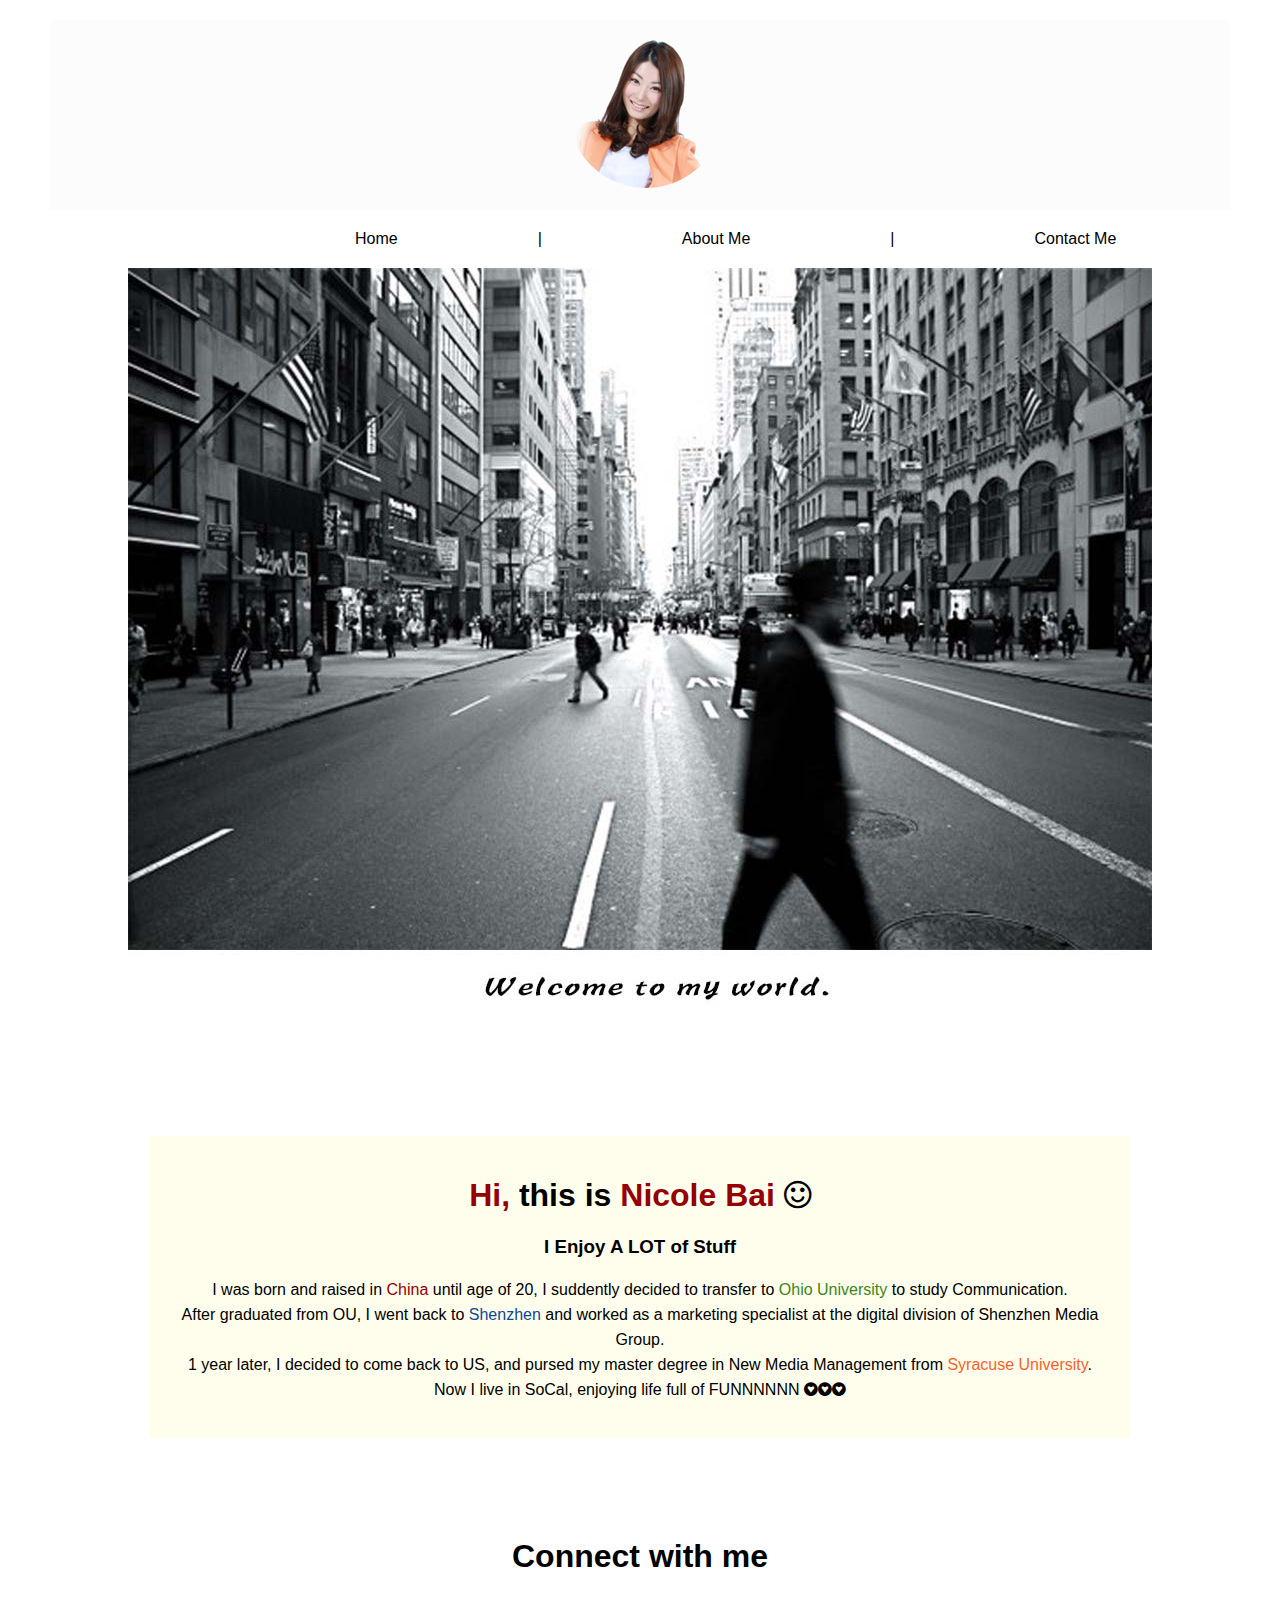
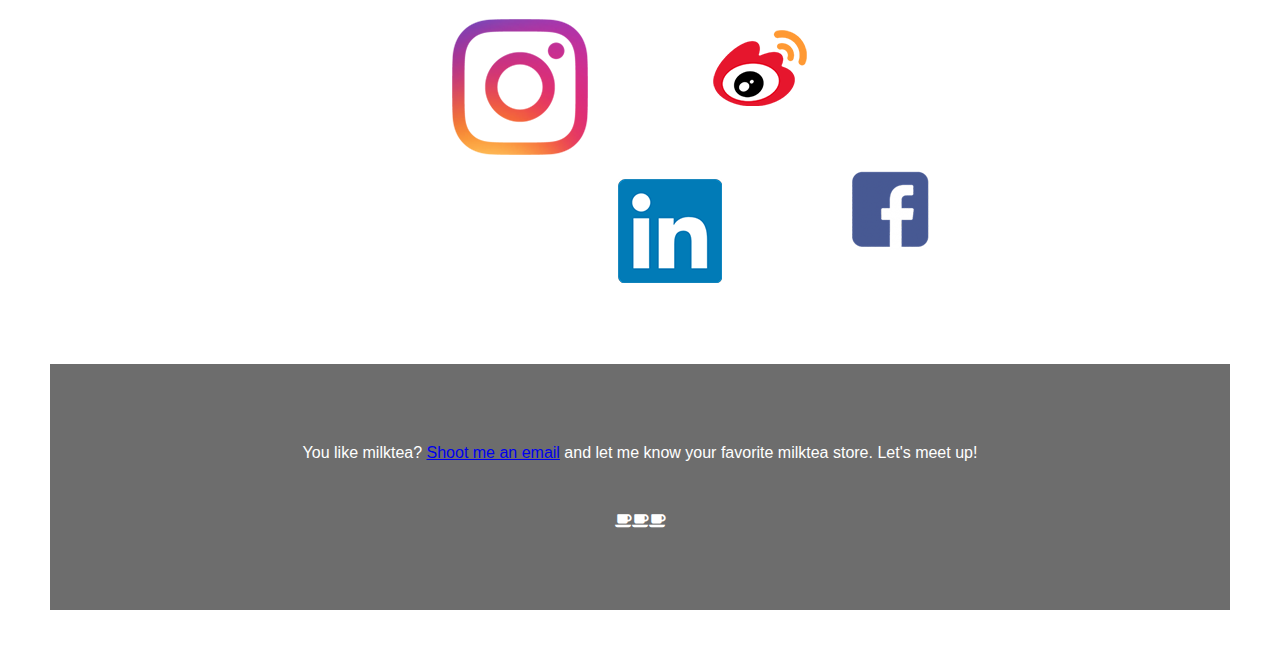
<file: Week1_Homework/index.html>
<!DOCTYPE html>
<html lang="en">
    <head>
        <meta charset="utf-8">
        <meta name="description" content="Your description goes here">
        <meta name="keywords" content="one, two, three">

        <title>Nicole Bai | About Me</title>
        
        <!-- Font Awesome -->
        <link rel="stylesheet" href="https://maxcdn.bootstrapcdn.com/font-awesome/4.7.0/css/font-awesome.min.css">

        <link rel="stylesheet" href="css/style.css">
    </head>

    <body>
        <!--HEADER-->
        <header><img id="header" src="image/touxiang.png" alt="my image"></header>
        <nav id="nav"> 
            <div class="nav">Home<a href="#header"></a></div>
            <div class="nav">|</div>
            <div class="nav">About Me<a href="#about"></a></div>
            <div class="nav">|</div>
            <div class="nav">Contact Me<a href="#socialmedia"></a></div>
        </nav>

        <!--BANNER-->
        <div><img id="banner" src="image/bg1.jpg"></div>

        <!--INTRO-->
        <div id="about">
            <h1><span class="red">Hi,</span> this is <span class="red">Nicole Bai </span><i class="fa fa-smile-o"></i></h1>
            <h3>I Enjoy A LOT of Stuff</h3>
            <p>
                I was born and raised in <span class="red">China</span> until age of 20, I suddently decided to transfer to <span class="green">Ohio University</span> to study Communication. </br>
                After graduated from OU, I went back to <span class="blue">Shenzhen</span> and worked as a marketing specialist at the digital division of Shenzhen Media Group.</br> 
                1 year later, I decided to come back to US, and pursed my master degree in New Media Management from <span class="orange">Syracuse University</span>.</br> 
                Now I live in SoCal, enjoying life full of FUNNNNNN  <i class="fa fa-gratipay "></i><i class="fa fa-gratipay "></i><i class="fa fa-gratipay "></i></br>
            </p>
        </div>

        <!--SOCIAL MEDIA-->
        <div id="socialmedia">
            <h1>Connect with me</h1>
            <a class="logo1" href="https://www.instagram.com/nicole_bai/"><img src="image/instagram.png"></a>
            <a class="logo2" href="http://weibo.com/p/1005051704603033/home"><img src="image/weibo.png"></a>
            <div class="clear"></div>
            <a class="logo3" href="https://www.facebook.com/nicole.bai"><img src="image/facebook.png"></a>
            <a class="logo4" href="https://www.linkedin.com/in/nicole-bai-36216a2a/"><img src="image/linkedin.png"></a>
            <div class="clear"></div>
        </div>

        <!--FOOTER-->
        <footer>
            <div class="footer1">
                You like milktea? <a href="mailto:nicolebai16@gmail.com">Shoot me an email</a> and let me know your favorite milktea store. Let's meet up!
            </div>
            <div class="footer2">
                <i class="fa fa-coffee" aria-hidden="true"></i><i class="fa fa-coffee" aria-hidden="true"></i><i class="fa fa-coffee" aria-hidden="true"></i>
            </div>
        </footer>

    </body>
</html>
</file>
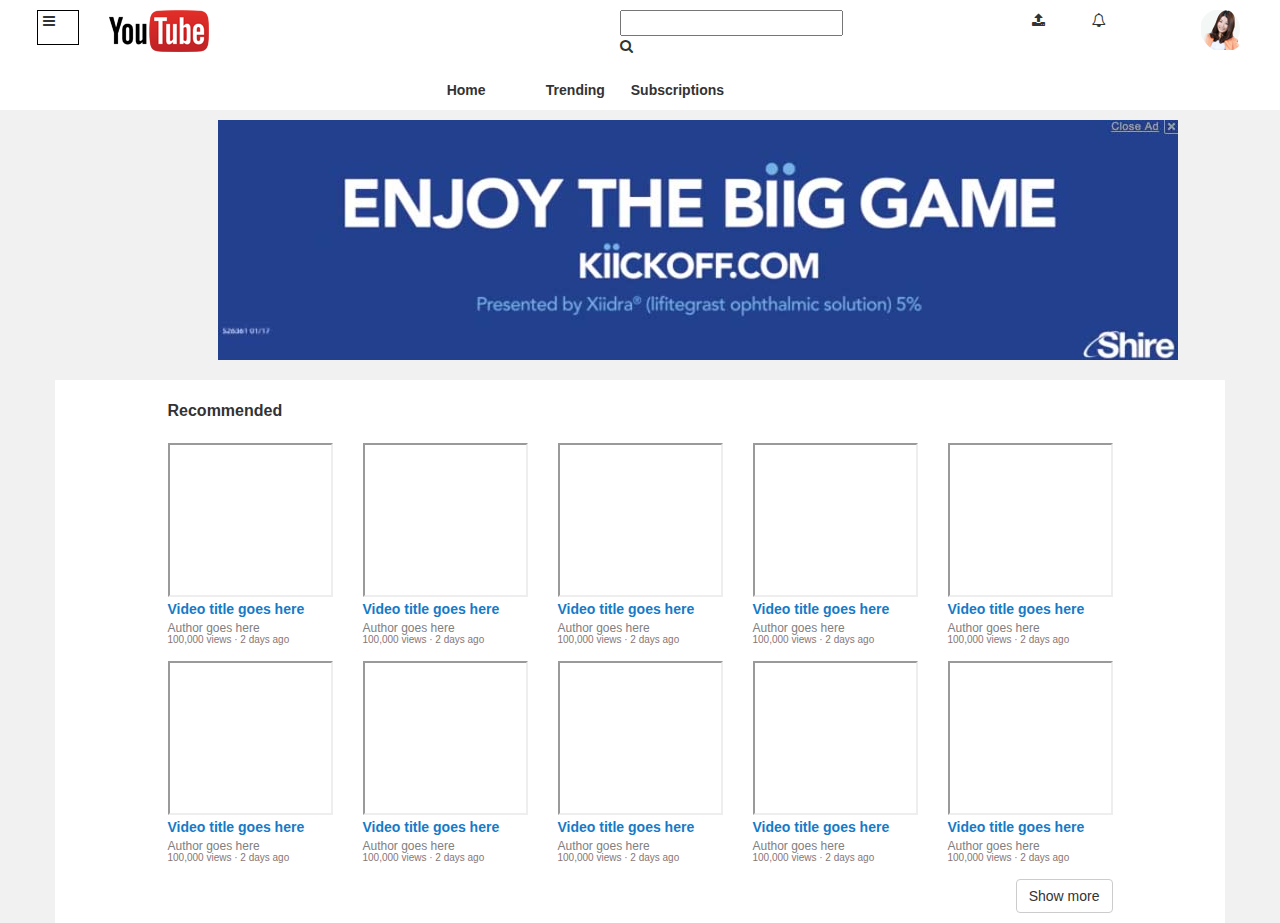
<file: week2_homework/index.html>
<!DOCTYPE html>
<html>
    <head>
        <link rel="stylesheet" href="./css/style.css">
        <link rel="stylesheet" href="https://maxcdn.bootstrapcdn.com/bootstrap/3.3.7/css/bootstrap.min.css">
        <link rel="stylesheet" href="https://maxcdn.bootstrapcdn.com/font-awesome/4.7.0/css/font-awesome.min.css"> 
    </head>
    <body>
            <div id="header" class="container-full">
                <div class="row">
                    <div class="col-xs-1">
                        <div id="navbar" class="pull-right">
                            <i class="fa fa-bars" aria-hidden="true"></i>
                        </div>
                    </div>
                    <div class="col-xs-1">
                        <img src="image/youtube.png"/>
                    </div>
                    <div class="col-xs-6">
                        <!--I tried .search and #search input {width:100%}, didn't work-->
                        <div id="search" class="search pull-right">
                            <input type="text"/>
                            <i class="fa fa-search" aria-hidden="true"></i>
                        </div>
                    </div>
                    <div class="col-xs-2">
                        <div class="upload pull-right">
                            <i class="fa fa-upload" aria-hidden="true"></i>
                        </div>
                    </div>
                    <div class="col-xs-1">
                        <i class="fa fa-bell-o" aria-hidden="true"></i>
                    </div>
                    <div class="col-xs-1">
                        <img src="image/myaccount.png"/>
                    </div>
                </div>
            </div>

            <!--Coudn't center the 3 nav elements-->
            <div id="navi" class="container-full">
                <div class="row navi1">
                    <div class="col-xs-1 col-xs-offset-4">
                        <div class="nav left">Home</div>
                    </div>
                    <div class="col-xs-1">
                        <div class="nav center">Trending</div>
                    </div>
                    <div class="col-xs-1">
                        <div class="nav right">Subscriptions</div>
                    </div>
                    <div class="clear"></div>
                </div>
            </div>

            <div id="body" class="container-full">
                <div class="row">
                    <div class="col-xs-8 col-xs-offset-2">
                        <img class="featured-banner" src="image/banner.jpg">
                    </div>
                </div>
                <!--Here I tried to center 5 videos within the container, but I couldn't get it close to the edge-->
                <div class="container">
                    <div class="row">
                        <div class="col-xs-10 col-xs-offset-1">
                            <p class="container-title">Recommended</p>
                        </div>
                    </div>
                    <div class="row">
                        <div class="col-xs-2 col-xs-offset-1">
                            <iframe width="100%" height="100%" src="https://www.youtube.com/embed/osOj0H5gWkk?list=PLVlxnH_UB7bBXExo4BVH7-sZHVNsqOSdt">
                            </iframe>                            
                            <p class="video-title">Video title goes here</p>
                            <p class="author">Author goes here</p>
                            <p class="views">100,000 views · 2 days ago</p>
                        </div>
                        <div class="col-xs-2">
                            <iframe width="100%" height="100%" src="https://www.youtube.com/embed/osOj0H5gWkk?list=PLVlxnH_UB7bBXExo4BVH7-sZHVNsqOSdt">
                            </iframe></br>
                            <p class="video-title">Video title goes here</p>
                            <p class="author">Author goes here</p>
                            <p class="views">100,000 views · 2 days ago</p>
                        </div>
                        <div class="col-xs-2">                            
                            <iframe width="100%" height="100%" src="https://www.youtube.com/embed/osOj0H5gWkk?list=PLVlxnH_UB7bBXExo4BVH7-sZHVNsqOSdt">
                            </iframe></br>
                            <p class="video-title">Video title goes here</p>
                            <p class="author">Author goes here</p>
                            <p class="views">100,000 views · 2 days ago</p>
                        </div>
                        <div class="col-xs-2">                            
                            <iframe width="100%" height="100%" src="https://www.youtube.com/embed/osOj0H5gWkk?list=PLVlxnH_UB7bBXExo4BVH7-sZHVNsqOSdt">
                            </iframe></br>
                            <p class="video-title">Video title goes here</p>
                            <p class="author">Author goes here</p>
                            <p class="views">100,000 views · 2 days ago</p>
                        </div>
                        <div class="col-xs-2">                            
                            <iframe width="100%" height="100%" src="https://www.youtube.com/embed/osOj0H5gWkk?list=PLVlxnH_UB7bBXExo4BVH7-sZHVNsqOSdt">
                            </iframe>
                            <p class="video-title">Video title goes here</p>
                            <p class="author">Author goes here</p>
                            <p class="views">100,000 views · 2 days ago</p>
                        </div>
                    </div>
                    <div class="row">
                        <div class="col-xs-2 col-xs-offset-1">
                            <iframe width="100%" height="100%" src="https://www.youtube.com/embed/c8CY8yPavtM?list=PLVlxnH_UB7bBXExo4BVH7-sZHVNsqOSdt">
                            </iframe>                            
                            <p class="video-title">Video title goes here</p>
                            <p class="author">Author goes here</p>
                            <p class="views">100,000 views · 2 days ago</p>
                        </div>
                        <div class="col-xs-2">                            
                            <iframe width="100%" height="100%" src="https://www.youtube.com/embed/c8CY8yPavtM?list=PLVlxnH_UB7bBXExo4BVH7-sZHVNsqOSdt">
                            </iframe>
                            <p class="video-title">Video title goes here</p>
                            <p class="author">Author goes here</p>
                            <p class="views">100,000 views · 2 days ago</p>
                        </div>
                        <div class="col-xs-2">                           
                            <iframe width="100%" height="100%" src="https://www.youtube.com/embed/c8CY8yPavtM?list=PLVlxnH_UB7bBXExo4BVH7-sZHVNsqOSdt">
                            </iframe>                            
                            <p class="video-title">Video title goes here</p>
                            <p class="author">Author goes here</p>
                            <p class="views">100,000 views · 2 days ago</p>
                        </div>
                        <div class="col-xs-2">                            
                            <iframe width="100%" height="100%" src="https://www.youtube.com/embed/c8CY8yPavtM?list=PLVlxnH_UB7bBXExo4BVH7-sZHVNsqOSdt">
                            </iframe>                            
                            <p class="video-title">Video title goes here</p>
                            <p class="author">Author goes here</p>
                            <p class="views">100,000 views · 2 days ago</p>
                        </div>
                        <div class="col-xs-2">                            
                            <iframe width="100%" height="100%" src="https://www.youtube.com/embed/c8CY8yPavtM?list=PLVlxnH_UB7bBXExo4BVH7-sZHVNsqOSdt">
                            </iframe>                            
                            <p class="video-title">Video title goes here</p>
                            <p class="author">Author goes here</p>
                            <p class="views">100,000 views · 2 days ago</p>
                        </div>
                    </div>
                    <div class="row">
                        <div class="col-xs-10 col-xs-offset-1">
                            <button type="button" class="btn btn-default pull-right">Show more</button>
                        </div>
                    </div>
                </div>
            </div>
    </body>
</html>
</file>
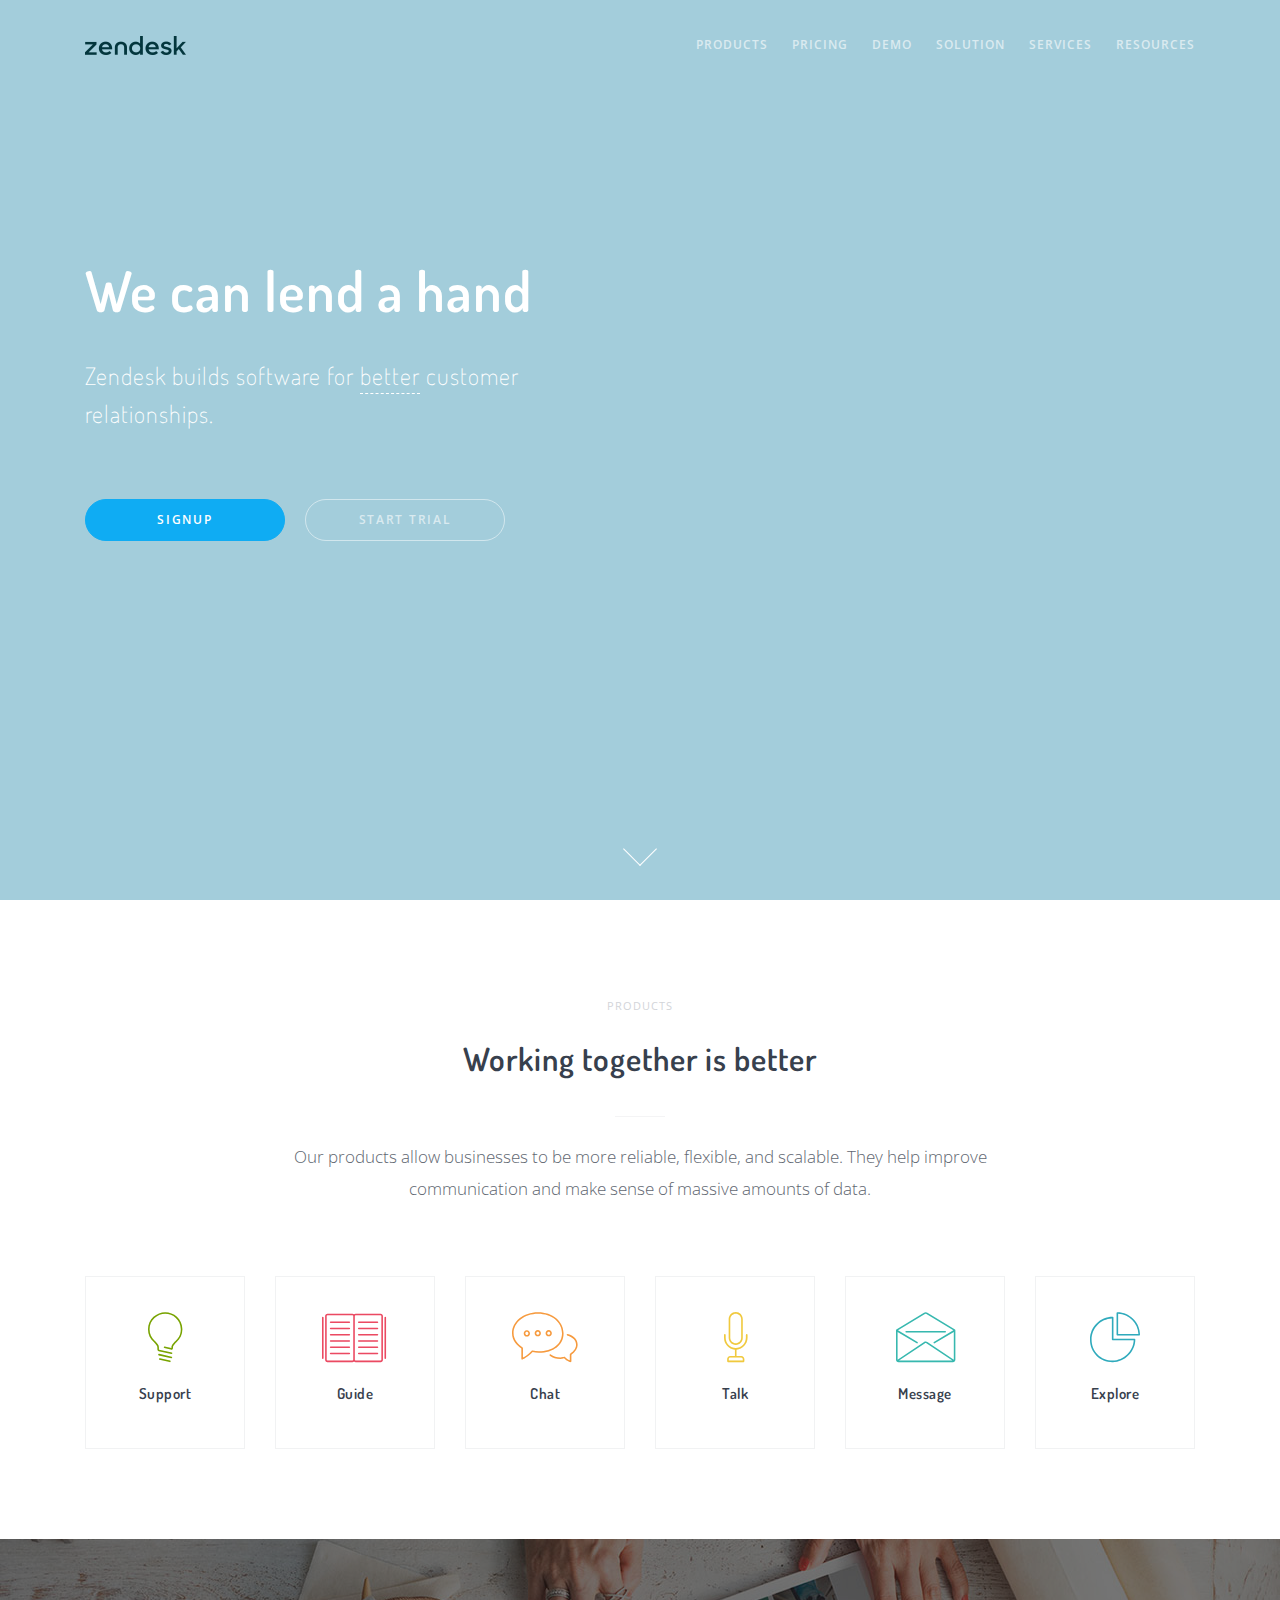
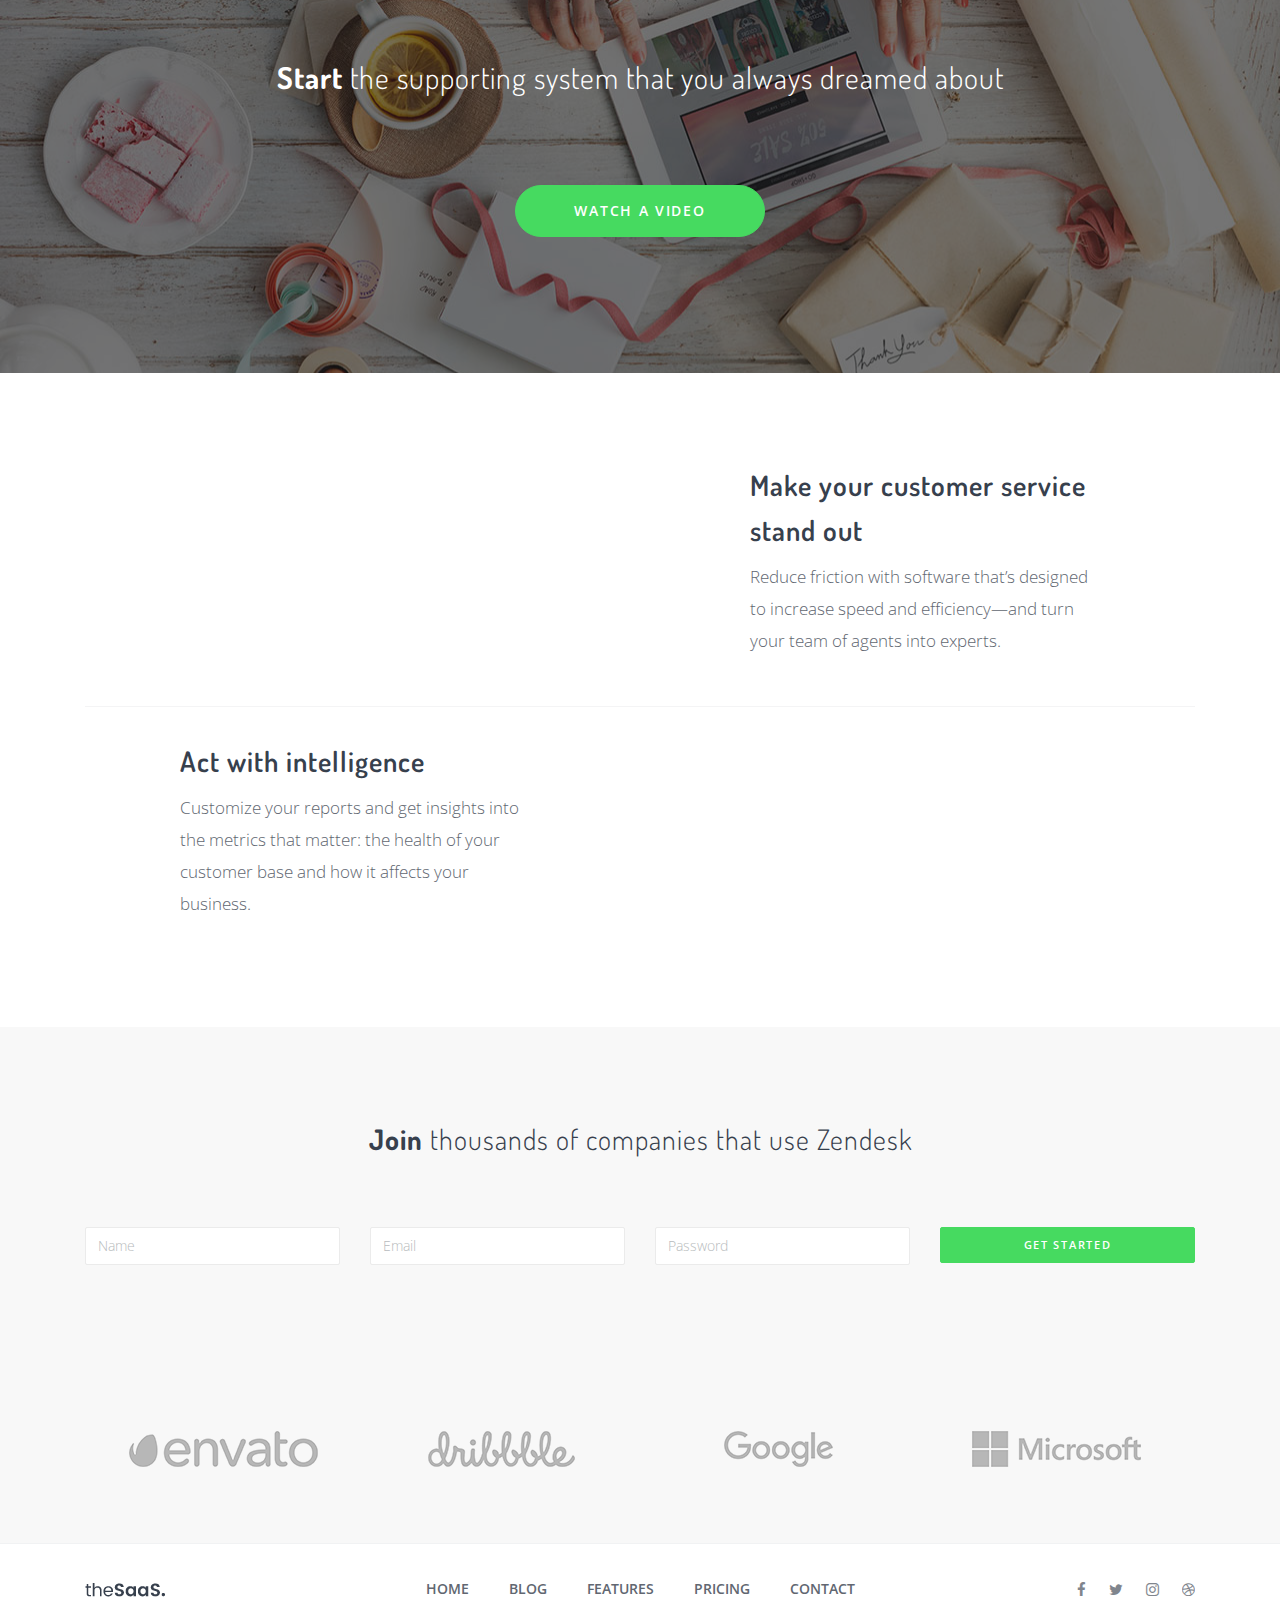
<file: Week8_homework/footer-helpCenter.html>
<!DOCTYPE html>
<html lang="en">
  <head>
    <meta charset="utf-8">
    <meta name="viewport" content="width=device-width, initial-scale=1, shrink-to-fit=no">
    <meta name="description" content="">
    <meta name="keywords" content="">

    <title>Zendesk | Customer Service Software &amp; Support Ticket System</title>

    <!-- Styles -->
    <link href="assets/css/core.min.css" rel="stylesheet">
    <link href="assets/css/thesaas.min.css" rel="stylesheet">
    <link href="assets/css/style.css" rel="stylesheet">

    <!-- Favicons -->
    <link rel="apple-touch-icon" href="assets/img/apple-touch-icon.png">
    <link rel="icon" href="assets/img/favicon.png">
  </head>

  <body>


    <!-- Topbar -->
    <nav class="topbar topbar-inverse topbar-expand-sm topbar-sticky">
      <div class="container">
        
        <div class="topbar-left">
          <button class="topbar-toggler">&#9776;</button>
          <a class="topbar-brand" href="index.html">
            <img class="logo-default" src="assets/img/demo/zendesk/logo.png" alt="logo">
            <img class="logo-inverse" src="assets/img/demo/zendesk/logo.png" alt="logo">
          </a>
        </div>


        <div class="topbar-right">
          <ul class="topbar-nav nav">
            <li class="nav-item"><a class="nav-link" href="#">Products</a></li>
            <li class="nav-item"><a class="nav-link" href="#">Pricing</a></li>
            <li class="nav-item"><a class="nav-link" href="#">Demo</a></li>
            <li class="nav-item"><a class="nav-link" href="#">Solution</a></li>
            <li class="nav-item"><a class="nav-link" href="#">Services</a></li>
            <li class="nav-item"><a class="nav-link" href="#">Resources</a></li>
          </ul>
        </div>

      </div>
    </nav>
    <!-- END Topbar -->




    <!-- Header -->
    <header class="header header-inverse h-fullscreen pb-30 bg-fixed" style="background-image: url(assets/img/demo/zendesk/header.jpg);" data-overlay="1">
      <div class="container">

        <div class="row h-full">
          <div class="col-12 col-lg-6 align-self-center">

            <h1 class="display-4">We can lend a hand</h1>
            <br>
            <h4 class="fw-200">Zendesk builds software for <span class="mark-border">better</span> customer relationships.</h4>

            <br><br>

            <a class="btn btn-lg btn-round w-200 btn-primary mr-16" href="#" data-scrollto="section-intro">Signup</a>
            <a class="btn btn-lg btn-round btn-outline w-200 btn-white hidden-sm-down" href="#" data-scrollto="section-intro">Start trial</a>

          </div>

          <div class="col-12 align-self-end text-center">
            <a class="scroll-down-1 scroll-down-inverse" href="#" data-scrollto="section-intro"><span></span></a>
          </div>

        </div>

      </div>
    </header>
    <!-- END Header -->




    <!-- Main container -->
    <main class="main-content">





      <!--
      |‒‒‒‒‒‒‒‒‒‒‒‒‒‒‒‒‒‒‒‒‒‒‒‒‒‒‒‒‒‒‒‒‒‒‒‒‒‒‒‒‒‒‒‒‒‒‒‒‒‒‒‒‒‒‒‒‒‒‒‒‒‒‒‒‒‒‒‒‒‒‒‒‒‒
      | Products
      |‒‒‒‒‒‒‒‒‒‒‒‒‒‒‒‒‒‒‒‒‒‒‒‒‒‒‒‒‒‒‒‒‒‒‒‒‒‒‒‒‒‒‒‒‒‒‒‒‒‒‒‒‒‒‒‒‒‒‒‒‒‒‒‒‒‒‒‒‒‒‒‒‒‒
      !-->
      <section class="section">
        <div class="container">
          <header class="section-header">
            <small>Products</small>
            <h2>Working together is better</h2>
            <hr>
            <p class="lead">Our products allow businesses to be more reliable, flexible, and scalable. They help improve communication and make sense of massive amounts of data.</p>  
          </header>


          <div class="row gap-y">

            <div class="col-6 col-md-4 col-xl-2">
              <div class="card card-bordered card-hover-shadow text-center">
                <a class="card-block" href="#">
                  <p style="color: #78a300"><i class="icon-lightbulb fs-50"></i></p>
                  <h5 class="card-title">Support</h5>
                </a>
              </div>
            </div>


            <div class="col-6 col-md-4 col-xl-2">
              <div class="card card-bordered card-hover-shadow text-center">
                <a class="card-block" href="#">
                  <p style="color: #eb4a62"><i class="icon-book-open fs-50"></i></p>
                  <h5 class="card-title">Guide</h5>
                </a>
              </div>
            </div>


            <div class="col-6 col-md-4 col-xl-2">
              <div class="card card-bordered card-hover-shadow text-center">
                <a class="card-block" href="#">
                  <p style="color: #f69a3e"><i class="icon-chat fs-50"></i></p>
                  <h5 class="card-title">Chat</h5>
                </a>
              </div>
            </div>


            <div class="col-6 col-md-4 col-xl-2">
              <div class="card card-bordered card-hover-shadow text-center">
                <a class="card-block" href="#">
                  <p style="color: #f0c93e"><i class="icon-mic fs-50"></i></p>
                  <h5 class="card-title">Talk</h5>
                </a>
              </div>
            </div>


            <div class="col-6 col-md-4 col-xl-2">
              <div class="card card-bordered card-hover-shadow text-center">
                <a class="card-block" href="#">
                  <p style="color: #37b8af"><i class="icon-envelope fs-50"></i></p>
                  <h5 class="card-title">Message</h5>
                </a>
              </div>
            </div>


            <div class="col-6 col-md-4 col-xl-2">
              <div class="card card-bordered card-hover-shadow text-center">
                <a class="card-block" href="#">
                  <p style="color: #2faabc"><i class="icon-piechart fs-50"></i></p>
                  <h5 class="card-title">Explore</h5>
                </a>
              </div>
            </div>

          </div>

        </div>
      </section>




      <!--
      |‒‒‒‒‒‒‒‒‒‒‒‒‒‒‒‒‒‒‒‒‒‒‒‒‒‒‒‒‒‒‒‒‒‒‒‒‒‒‒‒‒‒‒‒‒‒‒‒‒‒‒‒‒‒‒‒‒‒‒‒‒‒‒‒‒‒‒‒‒‒‒‒‒‒
      | Watch a wideo
      |‒‒‒‒‒‒‒‒‒‒‒‒‒‒‒‒‒‒‒‒‒‒‒‒‒‒‒‒‒‒‒‒‒‒‒‒‒‒‒‒‒‒‒‒‒‒‒‒‒‒‒‒‒‒‒‒‒‒‒‒‒‒‒‒‒‒‒‒‒‒‒‒‒‒
      !-->
      <section class="section text-center py-120" style="background-image: url(assets/img/bg-gift.jpg)" data-overlay="6">
        <div class="container">
          <h5 class="fs-30 text-white fw-300 mb-90"><strong>Start</strong> the supporting system that you always dreamed about</h5>
          <p><a class="btn btn-xl btn-round btn-success w-250" href="https://www.youtube.com/watch?v=ah4pcPbRi2M" data-provide="lightbox">Watch a video</a></p>
        </div>
      </section>





      <!--
      |‒‒‒‒‒‒‒‒‒‒‒‒‒‒‒‒‒‒‒‒‒‒‒‒‒‒‒‒‒‒‒‒‒‒‒‒‒‒‒‒‒‒‒‒‒‒‒‒‒‒‒‒‒‒‒‒‒‒‒‒‒‒‒‒‒‒‒‒‒‒‒‒‒‒
      | Feature
      |‒‒‒‒‒‒‒‒‒‒‒‒‒‒‒‒‒‒‒‒‒‒‒‒‒‒‒‒‒‒‒‒‒‒‒‒‒‒‒‒‒‒‒‒‒‒‒‒‒‒‒‒‒‒‒‒‒‒‒‒‒‒‒‒‒‒‒‒‒‒‒‒‒‒
      !-->
      <section class="section">
        <div class="container">
          
          <div class="row gap-y align-items-center">
            <div class="col-12 offset-lg-1 col-lg-5 text-center">
              <video class="w-300" autoplay loop>
                <source src="//d1eipm3vz40hy0.cloudfront.net/images/p-home/Heart.webm" type="video/webm">
                <source src="//d1eipm3vz40hy0.cloudfront.net/images/p-home/Heart.mp4" type="video/mp4">
                <source src="//d1eipm3vz40hy0.cloudfront.net/images/p-home/Heart.ogv" type="video/ogg">
              </video>
            </div>

            <div class="col-12 offset-lg-1 col-lg-4 text-center text-lg-left">
              <h3>Make your customer service stand out</h3>
              <p class="lead">Reduce friction with software that’s designed to increase speed and efficiency—and turn your team of agents into experts.</p>
            </div>
          </div>

          <hr>

          <div class="row gap-y align-items-center">
            <div class="col-12 offset-lg-1 col-lg-4 text-center text-lg-left">
              <h3>Act with intelligence</h3>
              <p class="lead">Customize your reports and get insights into the metrics that matter: the health of your customer base and how it affects your business.</p>
            </div>

            <div class="col-12 offset-lg-2 col-lg-5 text-center">
              <video class="w-300" autoplay loop>
                <source src="//d1eipm3vz40hy0.cloudfront.net/images/p-home/ExploreTower.webm" type="video/webm">
                <source src="//d1eipm3vz40hy0.cloudfront.net/images/p-home/ExploreTower.mp4" type="video/mp4">
                <source src="//d1eipm3vz40hy0.cloudfront.net/images/p-home/ExploreTower.ogv" type="video/ogg">
              </video>
            </div>

          </div>

        </div>
      </section>




      <!--
      |‒‒‒‒‒‒‒‒‒‒‒‒‒‒‒‒‒‒‒‒‒‒‒‒‒‒‒‒‒‒‒‒‒‒‒‒‒‒‒‒‒‒‒‒‒‒‒‒‒‒‒‒‒‒‒‒‒‒‒‒‒‒‒‒‒‒‒‒‒‒‒‒‒‒
      | Signup
      |‒‒‒‒‒‒‒‒‒‒‒‒‒‒‒‒‒‒‒‒‒‒‒‒‒‒‒‒‒‒‒‒‒‒‒‒‒‒‒‒‒‒‒‒‒‒‒‒‒‒‒‒‒‒‒‒‒‒‒‒‒‒‒‒‒‒‒‒‒‒‒‒‒‒
      !-->
      <section class="section bg-gray">
        <div class="container">
          
          <h3 class="text-center fw-300"><strong>Join</strong> thousands of companies that use Zendesk</h3>
          <br><br>

          <form class="row gap-y">
            <div class="col-12 col-md-6 col-lg-3">
              <input type="text" class="form-control" placeholder="Name">
            </div>

            <div class="col-12 col-md-6 col-lg-3">
              <input type="text" class="form-control" placeholder="Email">
            </div>

            <div class="col-12 col-md-6 col-lg-3">
              <input type="password" class="form-control" placeholder="Password">
            </div>

            <div class="col-12 col-md-6 col-lg-3">
              <button class="btn btn-block btn-success">Get Started</button>
            </div>
          </form>

        </div>

      </section>




      <!--
      |‒‒‒‒‒‒‒‒‒‒‒‒‒‒‒‒‒‒‒‒‒‒‒‒‒‒‒‒‒‒‒‒‒‒‒‒‒‒‒‒‒‒‒‒‒‒‒‒‒‒‒‒‒‒‒‒‒‒‒‒‒‒‒‒‒‒‒‒‒‒‒‒‒‒
      | Partners
      |‒‒‒‒‒‒‒‒‒‒‒‒‒‒‒‒‒‒‒‒‒‒‒‒‒‒‒‒‒‒‒‒‒‒‒‒‒‒‒‒‒‒‒‒‒‒‒‒‒‒‒‒‒‒‒‒‒‒‒‒‒‒‒‒‒‒‒‒‒‒‒‒‒‒
      !-->
      <section class="section bg-gray py-40">
        <div class="container">

          <div class="swiper-container partner" data-autoplay="1000" data-slides-per-view="4">
            <div class="swiper-wrapper pb-0">
              <div class="swiper-slide"><img src="assets/img/partner-1.png" alt="..."></div>
              <div class="swiper-slide"><img src="assets/img/partner-2.png" alt="..."></div>
              <div class="swiper-slide"><img src="assets/img/partner-3.png" alt="..."></div>
              <div class="swiper-slide"><img src="assets/img/partner-4.png" alt="..."></div>
              <div class="swiper-slide"><img src="assets/img/partner-5.png" alt="..."></div>
              <div class="swiper-slide"><img src="assets/img/partner-6.png" alt="..."></div>
              <div class="swiper-slide"><img src="assets/img/partner-7.png" alt="..."></div>
            </div>
          </div>

        </div>
      </section>




    </main>
    <!-- END Main container -->






    <!-- Footer -->
    <footer class="site-footer">
      <div class="container">
        <div class="row gap-y align-items-center">
          <div class="col-12 col-lg-3">
            <p class="text-center text-lg-left">
              <a href="index.html"><img src="assets/img/logo.png" alt="logo"></a>
            </p>
          </div>

          <div class="col-12 col-lg-6">
            <ul class="nav nav-primary nav-hero">
              <li class="nav-item">
                <a class="nav-link" href="index.html">Home</a>
              </li>
              <li class="nav-item">
                <a class="nav-link" href="blog.html">Blog</a>
              </li>
              <li class="nav-item">
                <a class="nav-link" href="block-feature.html">Features</a>
              </li>
              <li class="nav-item hidden-sm-down">
                <a class="nav-link" href="page-pricing.html">Pricing</a>
              </li>
              <li class="nav-item hidden-sm-down">
                <a class="nav-link" href="page-contact.html">Contact</a>
              </li>
            </ul>
          </div>

          <div class="col-12 col-lg-3">
            <div class="social text-center text-lg-right">
              <a class="social-facebook" href="https://www.facebook.com/thethemeio"><i class="fa fa-facebook"></i></a>
              <a class="social-twitter" href="https://twitter.com/thethemeio"><i class="fa fa-twitter"></i></a>
              <a class="social-instagram" href="https://www.instagram.com/thethemeio/"><i class="fa fa-instagram"></i></a>
              <a class="social-dribbble" href="https://dribbble.com/thethemeio"><i class="fa fa-dribbble"></i></a>
            </div>
          </div>
        </div>
      </div>
    </footer>
    <!-- END Footer -->



    <!-- Scripts -->
    <script src="assets/js/core.min.js"></script>
    <script src="assets/js/thesaas.min.js"></script>
    <script src="assets/js/script.js"></script>

  </body>
</html>
</file>
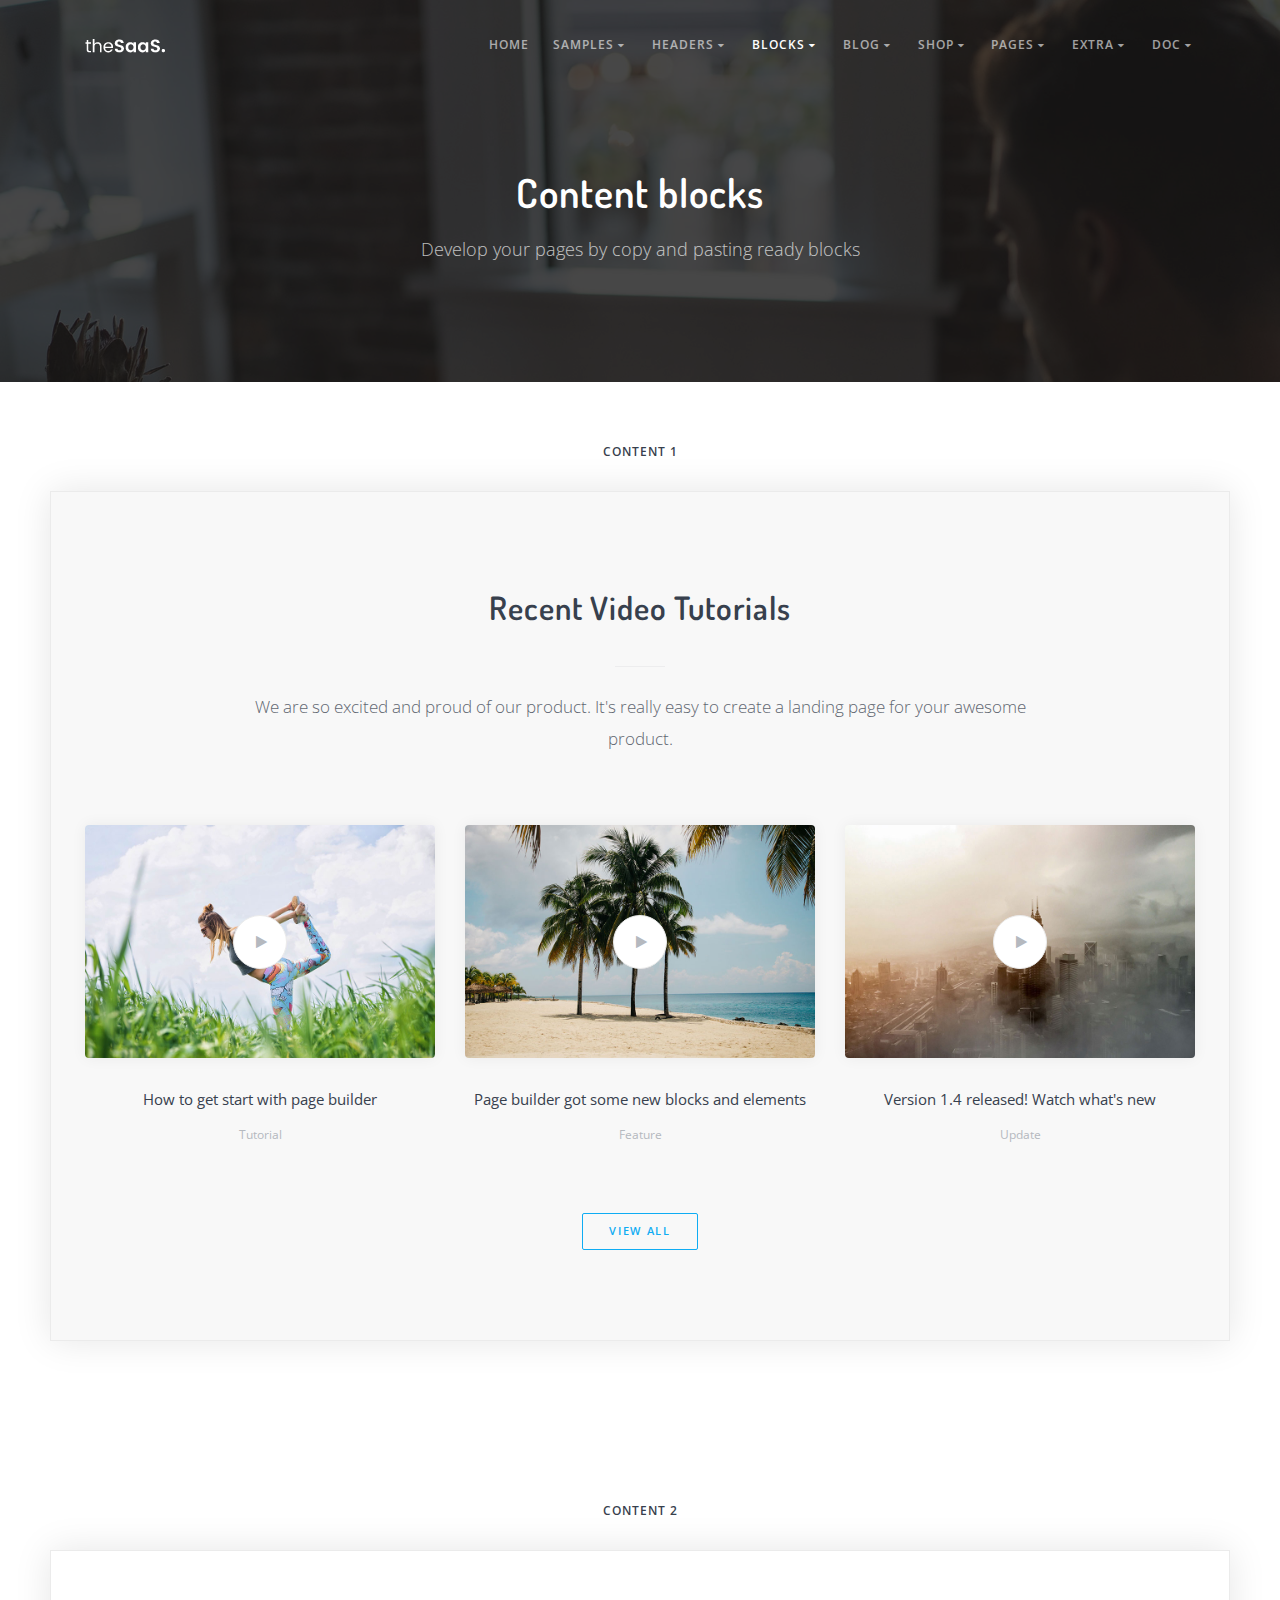
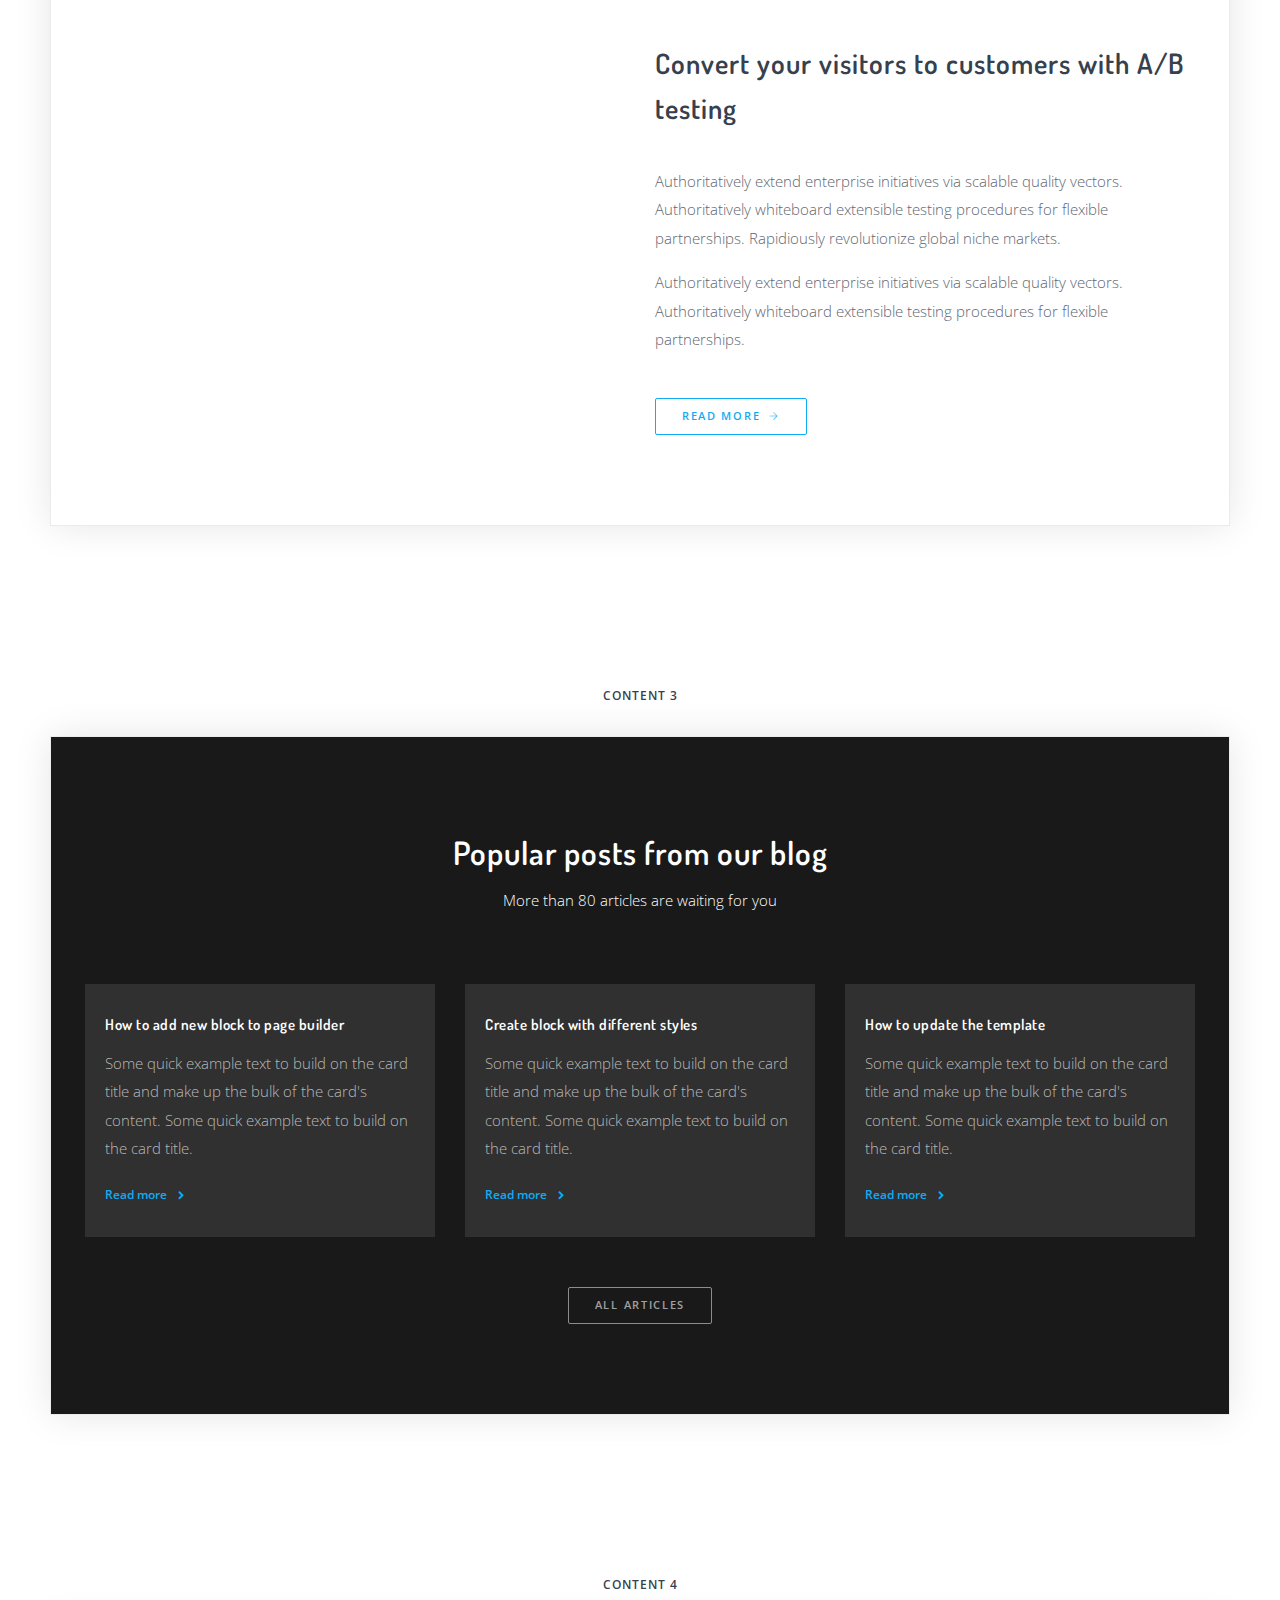
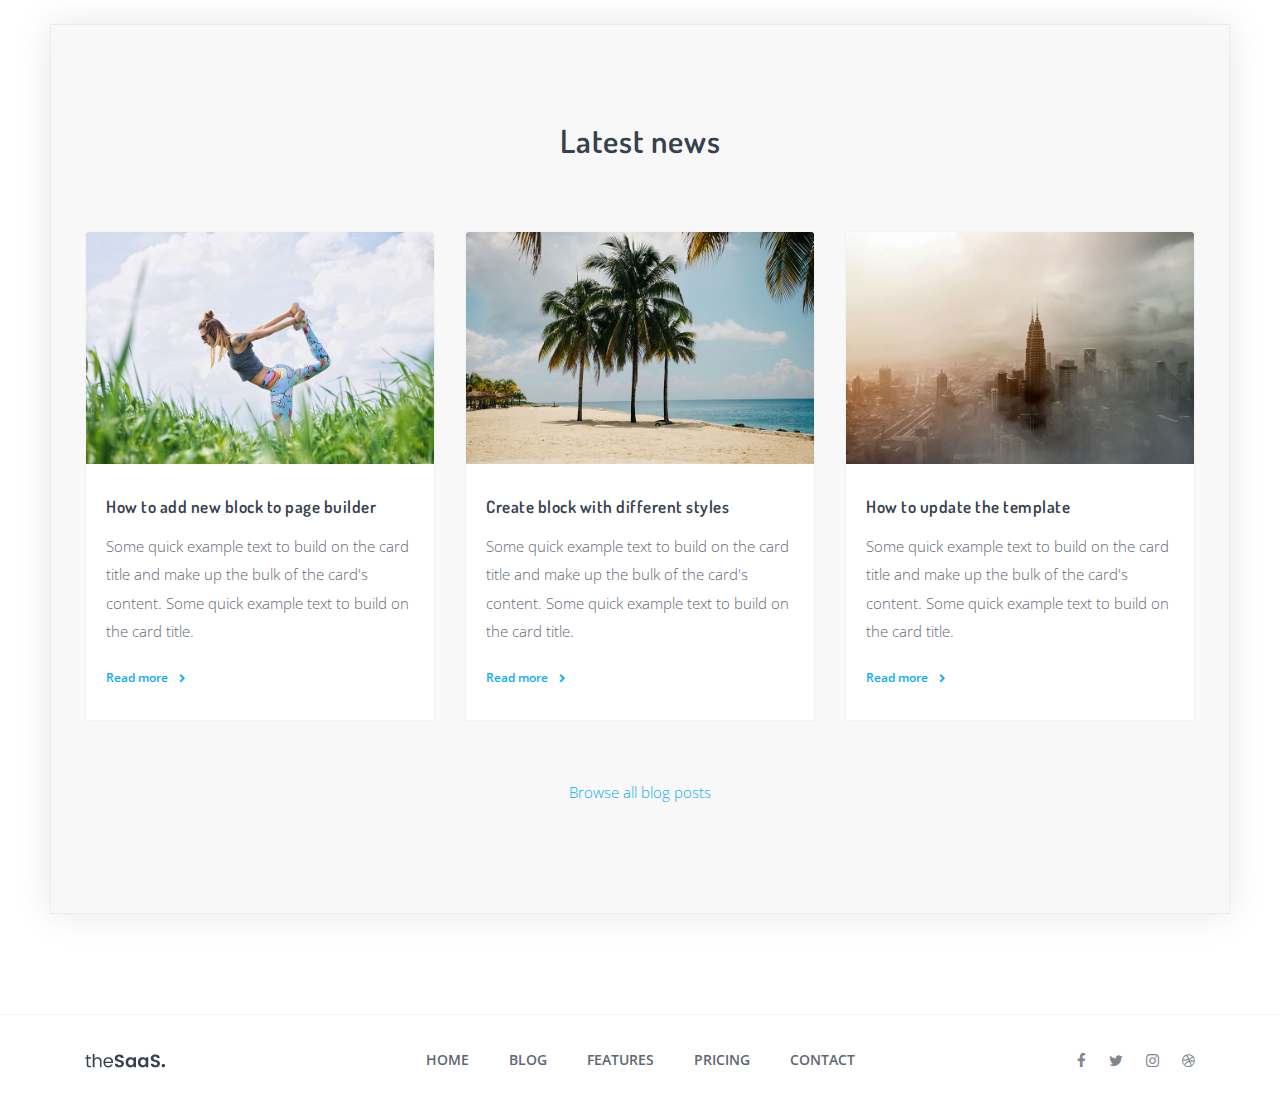
<file: Week8_homework/home.html>
<!DOCTYPE html>
<html lang="en">
  <head>
    <meta charset="utf-8">
    <meta name="viewport" content="width=device-width, initial-scale=1, shrink-to-fit=no">
    <meta name="description" content="">
    <meta name="keywords" content="">

    <title>Your Dream Destination Wedding</title>

    <!-- Styles -->
    <link href="assets/css/core.min.css" rel="stylesheet">
    <link href="assets/css/thesaas.min.css" rel="stylesheet">
    <link href="assets/css/style.css" rel="stylesheet">

    <!-- Favicons -->
    <link rel="apple-touch-icon" href="assets/img/apple-touch-icon.png">
    <link rel="icon" href="assets/img/favicon.png">
  </head>

  <body class="thesaas-sections-split">


    <!-- Topbar -->
    <nav class="topbar topbar-inverse topbar-expand-md topbar-sticky">
      <div class="container">
        
        <div class="topbar-left">
          <button class="topbar-toggler">&#9776;</button>
          <a class="topbar-brand" href="index.html">
            <img class="logo-default" src="assets/img/logo.png" alt="logo">
            <img class="logo-inverse" src="assets/img/logo-light.png" alt="logo">
          </a>
        </div>


        <div class="topbar-right">
          <ul class="topbar-nav nav">
            <li class="nav-item"><a class="nav-link" href="index.html">Home</a></li>
            <li class="nav-item">
              <a class="nav-link" href="#">Samples <i class="fa fa-caret-down"></i></a>
              <div class="nav-submenu">
                <a class="nav-link" href="demo-helpato.html">Helpato</a>
                <a class="nav-link" href="demo-trello.html">Trello</a>
                <a class="nav-link" href="demo-gmail.html">Gmail</a>
                <a class="nav-link" href="demo-skype.html">Skype</a>
                <a class="nav-link" href="demo-github.html">GitHub</a>
                <a class="nav-link" href="demo-app.html">Mobile App</a>
                <a class="nav-link" href="demo-bootstrap.html">Bootstrap</a>
                <a class="nav-link" href="demo-slack.html">Slack</a>
                <a class="nav-link" href="demo-zendesk.html">Zendesk</a>
              </div>
            </li>

            <li class="nav-item">
              <a class="nav-link" href="#">Headers <i class="fa fa-caret-down"></i></a>
              <div class="nav-submenu">
                <a class="nav-link" href="header-color.html">Solid Color</a>
                <a class="nav-link" href="header-gradient.html">Gradient</a>
                <a class="nav-link" href="header-particle.html">Particle</a>
                <a class="nav-link" href="header-typing.html">Typing Text</a>
                <a class="nav-link" href="header-image.html">Background Image</a>
                <a class="nav-link" href="header-video.html">Background Video</a>
                <a class="nav-link" href="header-parallax.html">Parallax</a>
                <a class="nav-link" href="header-slider.html">Slider</a>
              </div>
            </li>

            <li class="nav-item">
              <a class="nav-link active" href="#">Blocks <i class="fa fa-caret-down"></i></a>
              <div class="nav-submenu">
                <a class="nav-link" href="block-feature.html">Feature</a>
                <a class="nav-link" href="block-feature-textual.html">Textual feature</a>
                <a class="nav-link active" href="block-content.html">Content</a>
                <a class="nav-link" href="block-portfolio.html">Portfolio</a>
                <a class="nav-link" href="block-cta.html">Call to action</a>
                <a class="nav-link" href="block-testimonial.html">Testimonial</a>
                <a class="nav-link" href="block-team.html">Team</a>
                <a class="nav-link" href="block-signup.html">Signup</a>
                <a class="nav-link" href="block-subscribe.html">Subscribe</a>
                <a class="nav-link" href="block-partner.html">Partner</a>
              </div>
            </li>

            <li class="nav-item">
              <a class="nav-link" href="#">Blog <i class="fa fa-caret-down"></i></a>
              <div class="nav-submenu">
                <a class="nav-link" href="blog-grid.html">Blog grid</a>
                <a class="nav-link" href="blog-list.html">Blog list</a>
                <a class="nav-link" href="blog-single.html">Post</a>
              </div>
            </li>

            <li class="nav-item">
              <a class="nav-link" href="#">Shop <i class="fa fa-caret-down"></i></a>
              <div class="nav-submenu">
                <a class="nav-link" href="shop-list.html">Product list</a>
                <a class="nav-link" href="shop-single.html">Single product</a>
                <a class="nav-link" href="shop-cart.html">Cart overview</a>
                <a class="nav-link" href="shop-checkout.html">Checkout</a>
              </div>
            </li>

            <li class="nav-item">
              <a class="nav-link" href="#">Pages <i class="fa fa-caret-down"></i></a>
              <div class="nav-submenu">
                <a class="nav-link" href="page-how-it-works.html">How it works</a>
                <a class="nav-link" href="page-pricing.html">Pricing</a>
                <a class="nav-link" href="page-portfolio.html">Portfolio</a>
                <a class="nav-link" href="page-project.html">Project</a>
                <a class="nav-link" href="page-job.html">Jobs</a>
                <a class="nav-link" href="page-job-single.html">Job Info</a>
                <a class="nav-link" href="page-demo.html">Request Demo</a>
                <a class="nav-link" href="page-press.html">Press</a>
                <a class="nav-link" href="page-about.html">About</a>
                <a class="nav-link" href="page-contact.html">Contact</a>
              </div>
            </li>

            <li class="nav-item">
              <a class="nav-link" href="#">Extra <i class="fa fa-caret-down"></i></a>
              <div class="nav-submenu">
                <a class="nav-link" href="page-login.html">Login</a>
                <a class="nav-link" href="page-register.html">Register</a>
                <a class="nav-link" href="page-faq.html">FAQ</a>
                <a class="nav-link" href="page-coming-soon.html">Coming soon</a>
                <a class="nav-link" href="page-privacy.html">Privacy Policy</a>
                <a class="nav-link" href="page-404.html">Error 404</a>
              </div>
            </li>

            <li class="nav-item">
              <a class="nav-link" href="#">Doc <i class="fa fa-caret-down"></i></a>
              <div class="nav-submenu align-right">
                <a class="nav-link" href="doc-element.html">Elements</a>
                <a class="nav-link" href="doc-component.html">Components</a>
                <a class="nav-link" href="doc-section.html">Sections</a>
                <a class="nav-link" href="doc-card.html">Cards</a>
                <a class="nav-link" href="doc-typography.html">Typography</a>
                <a class="nav-link" href="doc-utility.html">Utility Classes</a>
              </div>
            </li>
          </ul>
        </div>

      </div>
    </nav>
    <!-- END Topbar -->



    <!-- Header -->
    <header class="header header-inverse bg-fixed" style="background-image: url(assets/img/bg-laptop.jpg)" data-overlay="8">
      <div class="container text-center">

        <div class="row">
          <div class="col-12 col-lg-8 offset-lg-2">

            <h1>Content blocks</h1>
            <p class="fs-18 opacity-70">Develop your pages by copy and pasting ready blocks</p>

          </div>
        </div>

      </div>
    </header>
    <!-- END Header -->




    <!-- Main container -->
    <main class="main-content">





      <!--
      |‒‒‒‒‒‒‒‒‒‒‒‒‒‒‒‒‒‒‒‒‒‒‒‒‒‒‒‒‒‒‒‒‒‒‒‒‒‒‒‒‒‒‒‒‒‒‒‒‒‒‒‒‒‒‒‒‒‒‒‒‒‒‒‒‒‒‒‒‒‒‒‒‒‒
      | Content 1
      |‒‒‒‒‒‒‒‒‒‒‒‒‒‒‒‒‒‒‒‒‒‒‒‒‒‒‒‒‒‒‒‒‒‒‒‒‒‒‒‒‒‒‒‒‒‒‒‒‒‒‒‒‒‒‒‒‒‒‒‒‒‒‒‒‒‒‒‒‒‒‒‒‒‒
      !-->
      <h6 class="section-info" id="content-1"><a href="#content-1">Content 1</a></h6>


      <section class="section bg-gray">
        <div class="container text-center">
          <header class="section-header">
            <h2>Recent Video Tutorials</h2>
            <hr>
            <p class="lead">We are so excited and proud of our product. It's really easy to create a landing page for your awesome product.</p>
          </header>


          <div class="row gap-y">

            <div class="col-12 col-lg-4">
              <div class="video-btn-wrapper">
                <img class="shadow-2 rounded" src="assets/img/blog-1.jpg" alt="...">
                <a class="btn btn-circular btn-glass" href="//www.youtube.com/watch?v=ah4pcPbRi2M" data-provide="lightbox"><i class="fa fa-play"></i></a>
              </div>
              <br>
              <h6><a href="#">How to get start with page builder</a></h6>
              <p class="small">Tutorial</p>
            </div>


            <div class="col-12 col-lg-4">
              <div class="video-btn-wrapper">
                <img class="shadow-2 rounded" src="assets/img/blog-2.jpg" alt="...">
                <a class="btn btn-circular btn-glass" href="//www.youtube.com/watch?v=ah4pcPbRi2M" data-provide="lightbox"><i class="fa fa-play"></i></a>
              </div>
              <br>
              <h6><a href="#">Page builder got some new blocks and elements</a></h6>
              <p class="small">Feature</p>
            </div>


            <div class="col-12 col-lg-4">
              <div class="video-btn-wrapper">
                <img class="shadow-2 rounded" src="assets/img/blog-3.jpg" alt="...">
                <a class="btn btn-circular btn-glass" href="//www.youtube.com/watch?v=ah4pcPbRi2M" data-provide="lightbox"><i class="fa fa-play"></i></a>
              </div>
              <br>
              <h6><a href="#">Version 1.4 released! Watch what's new</a></h6>
              <p class="small">Update</p>
            </div>

          </div>


          <div class="text-center mt-50">
            <a class="btn btn-outline btn-primary" href="#">View all</a>
          </div>
        
        </div>
      </section>







      <!--
      |‒‒‒‒‒‒‒‒‒‒‒‒‒‒‒‒‒‒‒‒‒‒‒‒‒‒‒‒‒‒‒‒‒‒‒‒‒‒‒‒‒‒‒‒‒‒‒‒‒‒‒‒‒‒‒‒‒‒‒‒‒‒‒‒‒‒‒‒‒‒‒‒‒‒
      | Content 2
      |‒‒‒‒‒‒‒‒‒‒‒‒‒‒‒‒‒‒‒‒‒‒‒‒‒‒‒‒‒‒‒‒‒‒‒‒‒‒‒‒‒‒‒‒‒‒‒‒‒‒‒‒‒‒‒‒‒‒‒‒‒‒‒‒‒‒‒‒‒‒‒‒‒‒
      !-->
      <h6 class="section-info" id="content-2"><a href="#content-2">Content 2</a></h6>


      <section class="section">
        <div class="container">
          <div class="row gap-y align-items-center">
            
            <div class="col-12 col-md-6">
              <img class="rounded" src="assets/img/blog-6.jpg" alt="..." data-aos="fade-in">
            </div>


            <div class="col-12 col-md-6">
              <h3>Convert your visitors to customers with A/B testing</h3>
              <br>
              <p>Authoritatively extend enterprise initiatives via scalable quality vectors. Authoritatively whiteboard extensible testing procedures for flexible partnerships. Rapidiously revolutionize global niche markets.</p>
              <p>Authoritatively extend enterprise initiatives via scalable quality vectors. Authoritatively whiteboard extensible testing procedures for flexible partnerships.</p>
              <br>
              <a class="btn btn-outline btn-primary no-shadow" href="#">Read More <i class="ti-arrow-right fs-9 ml-4"></i></a>
            </div>

          </div>
        </div>
      </section>








      <!--
      |‒‒‒‒‒‒‒‒‒‒‒‒‒‒‒‒‒‒‒‒‒‒‒‒‒‒‒‒‒‒‒‒‒‒‒‒‒‒‒‒‒‒‒‒‒‒‒‒‒‒‒‒‒‒‒‒‒‒‒‒‒‒‒‒‒‒‒‒‒‒‒‒‒‒
      | Content 3
      |‒‒‒‒‒‒‒‒‒‒‒‒‒‒‒‒‒‒‒‒‒‒‒‒‒‒‒‒‒‒‒‒‒‒‒‒‒‒‒‒‒‒‒‒‒‒‒‒‒‒‒‒‒‒‒‒‒‒‒‒‒‒‒‒‒‒‒‒‒‒‒‒‒‒
      !-->
      <h6 class="section-info" id="content-3"><a href="#content-3">Content 3</a></h6>


      <section class="section section-inverse">
        <div class="container">
          <div class="text-center mb-70">
            <h2>Popular posts from our blog</h2>
            <p>More than 80 articles are waiting for you</p>
          </div>


          <div class="row gap-y">
            
            <div class="col-12 col-lg-4">
              <div class="card card-inverse">
                <div class="card-block">
                  <h5 class="card-title">How to add new block to page builder</h5>
                  <p class="card-text">Some quick example text to build on the card title and make up the bulk of the card's content. Some quick example text to build on the card title.</p>
                  <a class="fw-600 fs-12" href="#">Read more <i class="fa fa-chevron-right fs-9 pl-8"></i></a>
                </div>
              </div>
            </div>


            <div class="col-12 col-lg-4">
              <div class="card card-inverse">
                <div class="card-block">
                  <h5 class="card-title">Create block with different styles</h5>
                  <p class="card-text">Some quick example text to build on the card title and make up the bulk of the card's content. Some quick example text to build on the card title.</p>
                  <a class="fw-600 fs-12" href="#">Read more <i class="fa fa-chevron-right fs-9 pl-8"></i></a>
                </div>
              </div>
            </div>


            <div class="col-12 col-lg-4">
              <div class="card card-inverse">
                <div class="card-block">
                  <h5 class="card-title">How to update the template</h5>
                  <p class="card-text">Some quick example text to build on the card title and make up the bulk of the card's content. Some quick example text to build on the card title.</p>
                  <a class="fw-600 fs-12" href="#">Read more <i class="fa fa-chevron-right fs-9 pl-8"></i></a>
                </div>
              </div>
            </div>

          </div>


          <div class="text-center mt-50">
            <a class="btn btn-outline btn-white no-shadow" href="#">All articles</a>
          </div>


        </div>
      </section>






      <!--
      |‒‒‒‒‒‒‒‒‒‒‒‒‒‒‒‒‒‒‒‒‒‒‒‒‒‒‒‒‒‒‒‒‒‒‒‒‒‒‒‒‒‒‒‒‒‒‒‒‒‒‒‒‒‒‒‒‒‒‒‒‒‒‒‒‒‒‒‒‒‒‒‒‒‒
      | Content 4
      |‒‒‒‒‒‒‒‒‒‒‒‒‒‒‒‒‒‒‒‒‒‒‒‒‒‒‒‒‒‒‒‒‒‒‒‒‒‒‒‒‒‒‒‒‒‒‒‒‒‒‒‒‒‒‒‒‒‒‒‒‒‒‒‒‒‒‒‒‒‒‒‒‒‒
      !-->
      <h6 class="section-info" id="content-4"><a href="#content-4">Content 4</a></h6>


      <section class="section bg-gray">
        <div class="container">
          <h2 class="text-center">Latest news</h2>
          <br><br>


          <div class="row gap-y">
            
            <div class="col-12 col-md-6 col-lg-4">
              <div class="card card-bordered card-hover-shadow">
                <a href="#""><img class="card-img-top" src="assets/img/blog-1.jpg" alt="Card image cap"></a>
                <div class="card-block">
                  <h4 class="card-title"><a href="#">How to add new block to page builder</a></h4>
                  <p class="card-text">Some quick example text to build on the card title and make up the bulk of the card's content. Some quick example text to build on the card title.</p>
                  <a class="fw-600 fs-12" href="#">Read more <i class="fa fa-chevron-right fs-9 pl-8"></i></a>
                </div>
              </div>
            </div>


            <div class="col-12 col-md-6 col-lg-4">
              <div class="card card-bordered card-hover-shadow">
                <a href="#""><img class="card-img-top" src="assets/img/blog-2.jpg" alt="Card image cap"></a>
                <div class="card-block">
                  <h4 class="card-title"><a href="#">Create block with different styles</a></h4>
                  <p class="card-text">Some quick example text to build on the card title and make up the bulk of the card's content. Some quick example text to build on the card title.</p>
                  <a class="fw-600 fs-12" href="#">Read more <i class="fa fa-chevron-right fs-9 pl-8"></i></a>
                </div>
              </div>
            </div>


            <div class="col-12 col-lg-4 hidden-md-down">
              <div class="card card-bordered card-hover-shadow">
                <a href="#""><img class="card-img-top" src="assets/img/blog-3.jpg" alt="Card image cap"></a>
                <div class="card-block">
                  <h4 class="card-title"><a href="#">How to update the template</a></h4>
                  <p class="card-text">Some quick example text to build on the card title and make up the bulk of the card's content. Some quick example text to build on the card title.</p>
                  <a class="fw-600 fs-12" href="#">Read more <i class="fa fa-chevron-right fs-9 pl-8"></i></a>
                </div>
              </div>
            </div>

          </div>

          <br><br>
          <p class="text-center"><a href="#">Browse all blog posts</a></p>


        </div>
      </section>









    </main>
    <!-- END Main container -->






    <!-- Footer -->
    <footer class="site-footer">
      <div class="container">
        <div class="row gap-y align-items-center">
          <div class="col-12 col-lg-3">
            <p class="text-center text-lg-left">
              <a href="index.html"><img src="assets/img/logo.png" alt="logo"></a>
            </p>
          </div>

          <div class="col-12 col-lg-6">
            <ul class="nav nav-primary nav-hero">
              <li class="nav-item">
                <a class="nav-link" href="index.html">Home</a>
              </li>
              <li class="nav-item">
                <a class="nav-link" href="blog.html">Blog</a>
              </li>
              <li class="nav-item">
                <a class="nav-link" href="block-feature.html">Features</a>
              </li>
              <li class="nav-item hidden-sm-down">
                <a class="nav-link" href="page-pricing.html">Pricing</a>
              </li>
              <li class="nav-item hidden-sm-down">
                <a class="nav-link" href="page-contact.html">Contact</a>
              </li>
            </ul>
          </div>

          <div class="col-12 col-lg-3">
            <div class="social text-center text-lg-right">
              <a class="social-facebook" href="https://www.facebook.com/thethemeio"><i class="fa fa-facebook"></i></a>
              <a class="social-twitter" href="https://twitter.com/thethemeio"><i class="fa fa-twitter"></i></a>
              <a class="social-instagram" href="https://www.instagram.com/thethemeio/"><i class="fa fa-instagram"></i></a>
              <a class="social-dribbble" href="https://dribbble.com/thethemeio"><i class="fa fa-dribbble"></i></a>
            </div>
          </div>
        </div>
      </div>
    </footer>
    <!-- END Footer -->



    <!-- Scripts -->
    <script src="assets/js/core.min.js"></script>
    <script src="assets/js/thesaas.min.js"></script>
    <script src="assets/js/script.js"></script>

  </body>
</html>
</file>
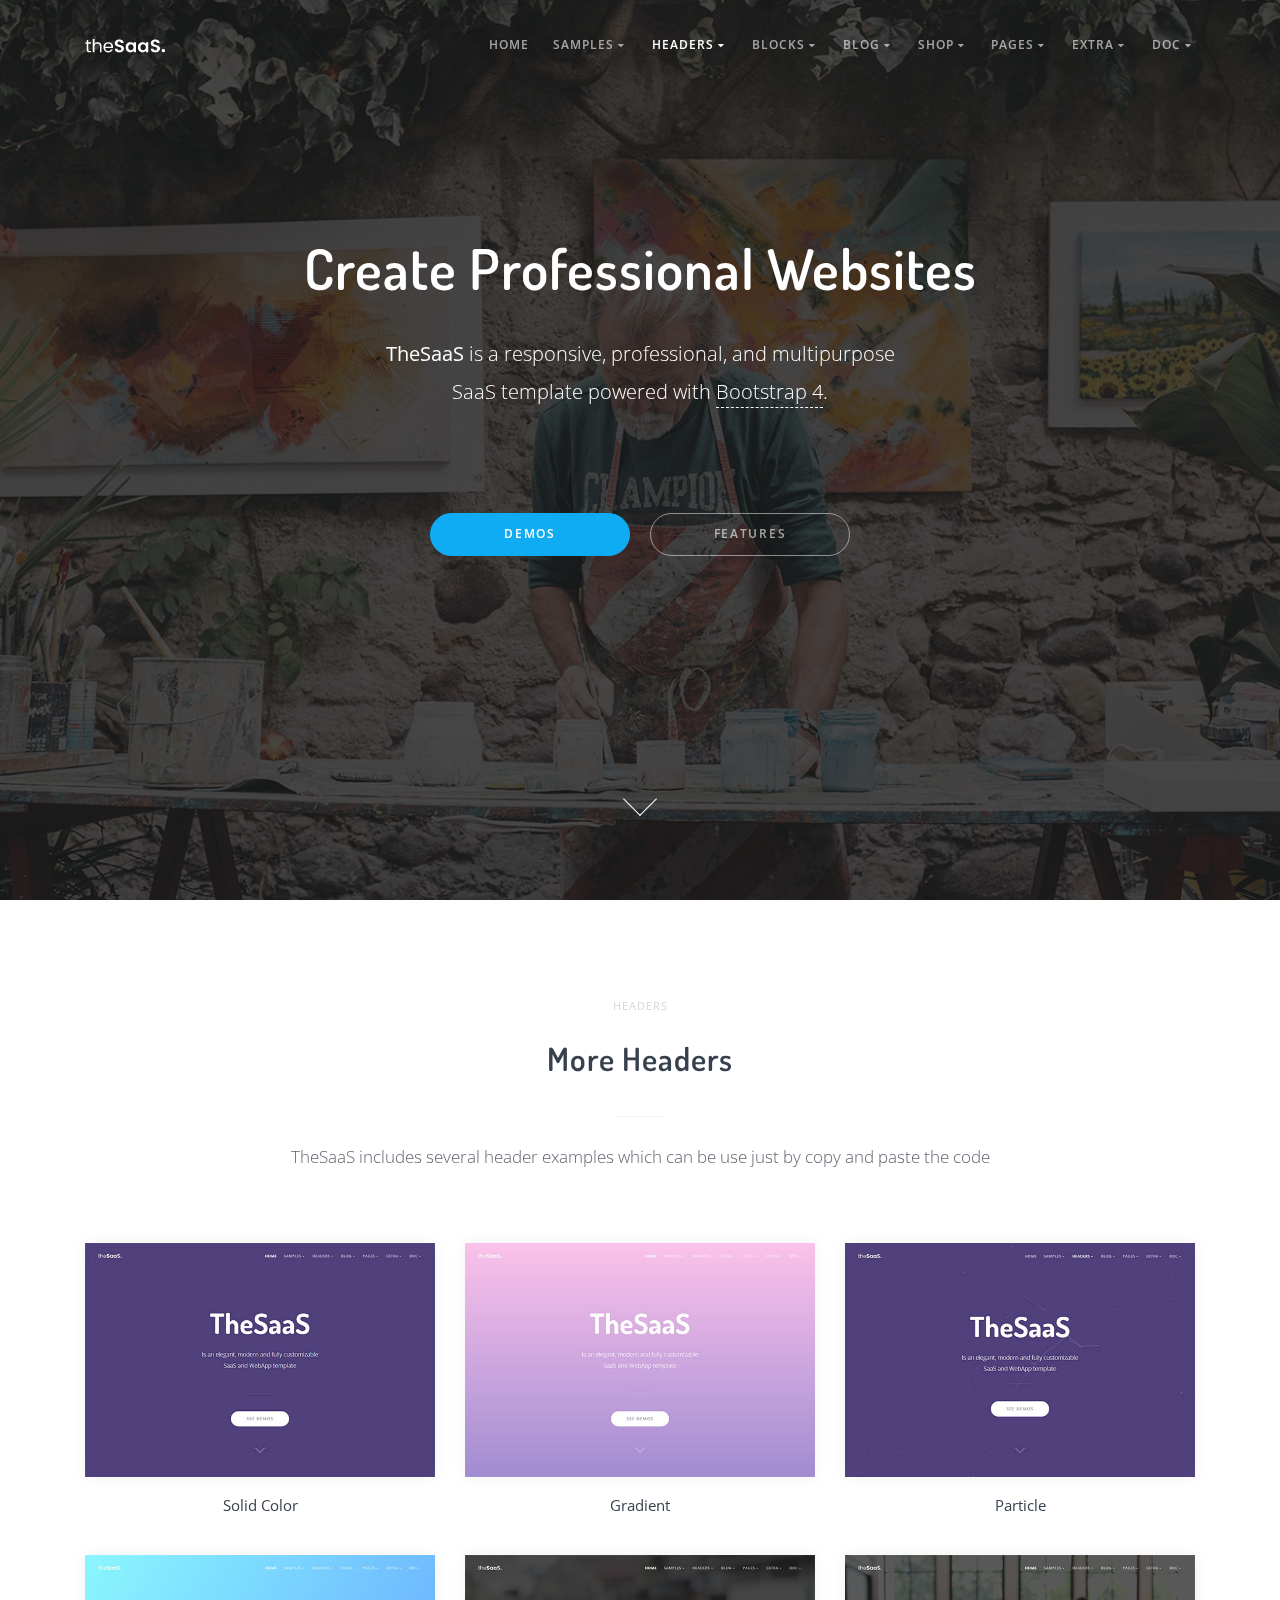
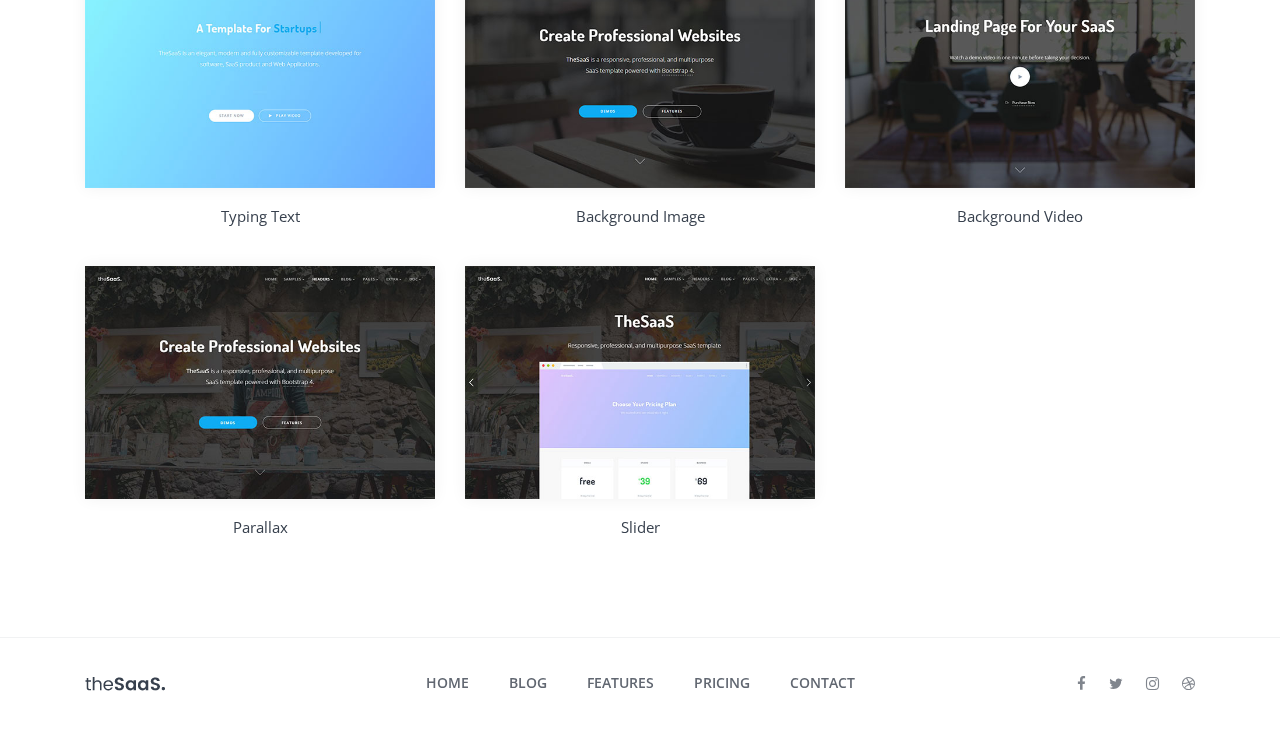
<file: Week8_homework/parallaxBanner.html>
<!DOCTYPE html>
<html lang="en">
  <head>
    <meta charset="utf-8">
    <meta name="viewport" content="width=device-width, initial-scale=1, shrink-to-fit=no">
    <meta name="description" content="">
    <meta name="keywords" content="">

    <title>TheSaaS - Header image</title>

    <!-- Styles -->
    <link href="assets/css/core.min.css" rel="stylesheet">
    <link href="assets/css/thesaas.min.css" rel="stylesheet">
    <link href="assets/css/style.css" rel="stylesheet">

    <!-- Favicons -->
    <link rel="apple-touch-icon" href="assets/img/apple-touch-icon.png">
    <link rel="icon" href="assets/img/favicon.png">
  </head>

  <body>


    <!-- Topbar -->
    <nav class="topbar topbar-inverse topbar-expand-md topbar-sticky">
      <div class="container">
        
        <div class="topbar-left">
          <button class="topbar-toggler">&#9776;</button>
          <a class="topbar-brand" href="index.html">
            <img class="logo-default" src="assets/img/logo.png" alt="logo">
            <img class="logo-inverse" src="assets/img/logo-light.png" alt="logo">
          </a>
        </div>


        <div class="topbar-right">
          <ul class="topbar-nav nav">
            <li class="nav-item"><a class="nav-link" href="index.html">Home</a></li>
            <li class="nav-item">
              <a class="nav-link" href="#">Samples <i class="fa fa-caret-down"></i></a>
              <div class="nav-submenu">
                <a class="nav-link" href="demo-helpato.html">Helpato</a>
                <a class="nav-link" href="demo-trello.html">Trello</a>
                <a class="nav-link" href="demo-gmail.html">Gmail</a>
                <a class="nav-link" href="demo-skype.html">Skype</a>
                <a class="nav-link" href="demo-github.html">GitHub</a>
                <a class="nav-link" href="demo-app.html">Mobile App</a>
                <a class="nav-link" href="demo-bootstrap.html">Bootstrap</a>
                <a class="nav-link" href="demo-slack.html">Slack</a>
                <a class="nav-link" href="demo-zendesk.html">Zendesk</a>
              </div>
            </li>

            <li class="nav-item">
              <a class="nav-link active" href="#">Headers <i class="fa fa-caret-down"></i></a>
              <div class="nav-submenu">
                <a class="nav-link" href="header-color.html">Solid Color</a>
                <a class="nav-link" href="header-gradient.html">Gradient</a>
                <a class="nav-link" href="header-particle.html">Particle</a>
                <a class="nav-link" href="header-typing.html">Typing Text</a>
                <a class="nav-link" href="header-image.html">Background Image</a>
                <a class="nav-link" href="header-video.html">Background Video</a>
                <a class="nav-link active" href="header-parallax.html">Parallax</a>
                <a class="nav-link" href="header-slider.html">Slider</a>
              </div>
            </li>

            <li class="nav-item">
              <a class="nav-link" href="#">Blocks <i class="fa fa-caret-down"></i></a>
              <div class="nav-submenu">
                <a class="nav-link" href="block-feature.html">Feature</a>
                <a class="nav-link" href="block-feature-textual.html">Textual feature</a>
                <a class="nav-link" href="block-content.html">Content</a>
                <a class="nav-link" href="block-portfolio.html">Portfolio</a>
                <a class="nav-link" href="block-cta.html">Call to action</a>
                <a class="nav-link" href="block-testimonial.html">Testimonial</a>
                <a class="nav-link" href="block-team.html">Team</a>
                <a class="nav-link" href="block-signup.html">Signup</a>
                <a class="nav-link" href="block-subscribe.html">Subscribe</a>
                <a class="nav-link" href="block-partner.html">Partner</a>
              </div>
            </li>

            <li class="nav-item">
              <a class="nav-link" href="#">Blog <i class="fa fa-caret-down"></i></a>
              <div class="nav-submenu">
                <a class="nav-link" href="blog-grid.html">Blog grid</a>
                <a class="nav-link" href="blog-list.html">Blog list</a>
                <a class="nav-link" href="blog-single.html">Post</a>
              </div>
            </li>

            <li class="nav-item">
              <a class="nav-link" href="#">Shop <i class="fa fa-caret-down"></i></a>
              <div class="nav-submenu">
                <a class="nav-link" href="shop-list.html">Product list</a>
                <a class="nav-link" href="shop-single.html">Single product</a>
                <a class="nav-link" href="shop-cart.html">Cart overview</a>
                <a class="nav-link" href="shop-checkout.html">Checkout</a>
              </div>
            </li>

            <li class="nav-item">
              <a class="nav-link" href="#">Pages <i class="fa fa-caret-down"></i></a>
              <div class="nav-submenu">
                <a class="nav-link" href="page-how-it-works.html">How it works</a>
                <a class="nav-link" href="page-pricing.html">Pricing</a>
                <a class="nav-link" href="page-portfolio.html">Portfolio</a>
                <a class="nav-link" href="page-project.html">Project</a>
                <a class="nav-link" href="page-job.html">Jobs</a>
                <a class="nav-link" href="page-job-single.html">Job Info</a>
                <a class="nav-link" href="page-demo.html">Request Demo</a>
                <a class="nav-link" href="page-press.html">Press</a>
                <a class="nav-link" href="page-about.html">About</a>
                <a class="nav-link" href="page-contact.html">Contact</a>
              </div>
            </li>

            <li class="nav-item">
              <a class="nav-link" href="#">Extra <i class="fa fa-caret-down"></i></a>
              <div class="nav-submenu">
                <a class="nav-link" href="page-login.html">Login</a>
                <a class="nav-link" href="page-register.html">Register</a>
                <a class="nav-link" href="page-faq.html">FAQ</a>
                <a class="nav-link" href="page-coming-soon.html">Coming soon</a>
                <a class="nav-link" href="page-privacy.html">Privacy Policy</a>
                <a class="nav-link" href="page-404.html">Error 404</a>
              </div>
            </li>

            <li class="nav-item">
              <a class="nav-link" href="#">Doc <i class="fa fa-caret-down"></i></a>
              <div class="nav-submenu align-right">
                <a class="nav-link" href="doc-element.html">Elements</a>
                <a class="nav-link" href="doc-component.html">Components</a>
                <a class="nav-link" href="doc-section.html">Sections</a>
                <a class="nav-link" href="doc-card.html">Cards</a>
                <a class="nav-link" href="doc-typography.html">Typography</a>
                <a class="nav-link" href="doc-utility.html">Utility Classes</a>
              </div>
            </li>
          </ul>
        </div>

      </div>
    </nav>
    <!-- END Topbar -->



    <!-- Header -->
    <header class="header header-inverse h-fullscreen pb-80" data-parallax="assets/img/bg-man.jpg" data-overlay="8">
      <div class="container text-center">

        <div class="row h-full">
          <div class="col-12 col-lg-8 offset-lg-2 align-self-center">

            <h1 class="display-4 hidden-sm-down">Create Professional Websites</h1>
            <h1 class="hidden-md-up">Create Professional Websites</h1>
            <br>
            <p class="lead text-white fs-20 hidden-sm-down"><span class="fw-400">TheSaaS</span> is a responsive, professional, and multipurpose<br> SaaS template powered with <span class="mark-border">Bootstrap 4</span>.</p>

            <br><br><br>

            <a class="btn btn-lg btn-round w-200 btn-primary mr-16" href="#" data-scrollto="section-intro">Demos</a>
            <a class="btn btn-lg btn-round w-200 btn-outline btn-white hidden-sm-down" href="#" data-scrollto="section-intro">Features</a>

          </div>

          <div class="col-12 align-self-end text-center">
            <a class="scroll-down-1 scroll-down-inverse" href="#" data-scrollto="section-intro"><span></span></a>
          </div>

        </div>

      </div>
    </header>
    <!-- END Header -->



    <!-- Main container -->
    <main class="main-content">




      <!--
      |‒‒‒‒‒‒‒‒‒‒‒‒‒‒‒‒‒‒‒‒‒‒‒‒‒‒‒‒‒‒‒‒‒‒‒‒‒‒‒‒‒‒‒‒‒‒‒‒‒‒‒‒‒‒‒‒‒‒‒‒‒‒‒‒‒‒‒‒‒‒‒‒‒‒
      | More Header
      |‒‒‒‒‒‒‒‒‒‒‒‒‒‒‒‒‒‒‒‒‒‒‒‒‒‒‒‒‒‒‒‒‒‒‒‒‒‒‒‒‒‒‒‒‒‒‒‒‒‒‒‒‒‒‒‒‒‒‒‒‒‒‒‒‒‒‒‒‒‒‒‒‒‒
      !-->
      <section class="section" id="section-intro">
        <div class="container">
          <header class="section-header">
            <small>Headers</small>
            <h2>More Headers</h2>
            <hr>
            <p class="lead">TheSaaS includes several header examples which can be use just by copy and paste the code</p>
          </header>


          <div class="row gap-y">
            
            <div class="col-12 col-md-6 col-lg-4">
              <a class="text-center" href="header-color.html">
                <p><img class="shadow-2 hover-shadow-5" src="assets/img/header-color.jpg" alt="..."></p>
                <h6>Solid Color</h6>
              </a>
            </div>


            <div class="col-12 col-md-6 col-lg-4">
              <a class="text-center" href="header-gradient.html">
                <p><img class="shadow-2 hover-shadow-5" src="assets/img/header-gradient.jpg" alt="..."></p>
                <h6>Gradient</h6>
              </a>
            </div>


            <div class="col-12 col-md-6 col-lg-4">
              <a class="text-center" href="header-particle.html">
                <p><img class="shadow-2 hover-shadow-5" src="assets/img/header-particle.jpg" alt="..."></p>
                <h6>Particle</h6>
              </a>
            </div>


            <div class="col-12 col-md-6 col-lg-4">
              <a class="text-center" href="header-typing.html">
                <p><img class="shadow-2 hover-shadow-5" src="assets/img/header-typing.jpg" alt="..."></p>
                <h6>Typing Text</h6>
              </a>
            </div>


            <div class="col-12 col-md-6 col-lg-4">
              <a class="text-center" href="header-image.html">
                <p><img class="shadow-2 hover-shadow-5" src="assets/img/header-image.jpg" alt="..."></p>
                <h6>Background Image</h6>
              </a>
            </div>


            <div class="col-12 col-md-6 col-lg-4">
              <a class="text-center" href="header-video.html">
                <p><img class="shadow-2 hover-shadow-5" src="assets/img/header-video.jpg" alt="..."></p>
                <h6>Background Video</h6>
              </a>
            </div>


            <div class="col-12 col-md-6 col-lg-4">
              <a class="text-center" href="header-parallax.html">
                <p><img class="shadow-2 hover-shadow-5" src="assets/img/header-parallax.jpg" alt="..."></p>
                <h6>Parallax</h6>
              </a>
            </div>


            <div class="col-12 col-md-6 col-lg-4">
              <a class="text-center" href="header-slider.html">
                <p><img class="shadow-2 hover-shadow-5" src="assets/img/header-slider.jpg" alt="..."></p>
                <h6>Slider</h6>
              </a>
            </div>

          </div>


        </div>
      </section>






    </main>
    <!-- END Main container -->






    <!-- Footer -->
    <footer class="site-footer">
      <div class="container">
        <div class="row gap-y align-items-center">
          <div class="col-12 col-lg-3">
            <p class="text-center text-lg-left">
              <a href="index.html"><img src="assets/img/logo.png" alt="logo"></a>
            </p>
          </div>

          <div class="col-12 col-lg-6">
            <ul class="nav nav-primary nav-hero">
              <li class="nav-item">
                <a class="nav-link" href="index.html">Home</a>
              </li>
              <li class="nav-item">
                <a class="nav-link" href="blog.html">Blog</a>
              </li>
              <li class="nav-item">
                <a class="nav-link" href="block-feature.html">Features</a>
              </li>
              <li class="nav-item hidden-sm-down">
                <a class="nav-link" href="page-pricing.html">Pricing</a>
              </li>
              <li class="nav-item hidden-sm-down">
                <a class="nav-link" href="page-contact.html">Contact</a>
              </li>
            </ul>
          </div>

          <div class="col-12 col-lg-3">
            <div class="social text-center text-lg-right">
              <a class="social-facebook" href="https://www.facebook.com/thethemeio"><i class="fa fa-facebook"></i></a>
              <a class="social-twitter" href="https://twitter.com/thethemeio"><i class="fa fa-twitter"></i></a>
              <a class="social-instagram" href="https://www.instagram.com/thethemeio/"><i class="fa fa-instagram"></i></a>
              <a class="social-dribbble" href="https://dribbble.com/thethemeio"><i class="fa fa-dribbble"></i></a>
            </div>
          </div>
        </div>
      </div>
    </footer>
    <!-- END Footer -->



    <!-- Scripts -->
    <script src="assets/js/core.min.js"></script>
    <script src="assets/js/thesaas.min.js"></script>
    <script src="assets/js/script.js"></script>

  </body>
</html>
</file>
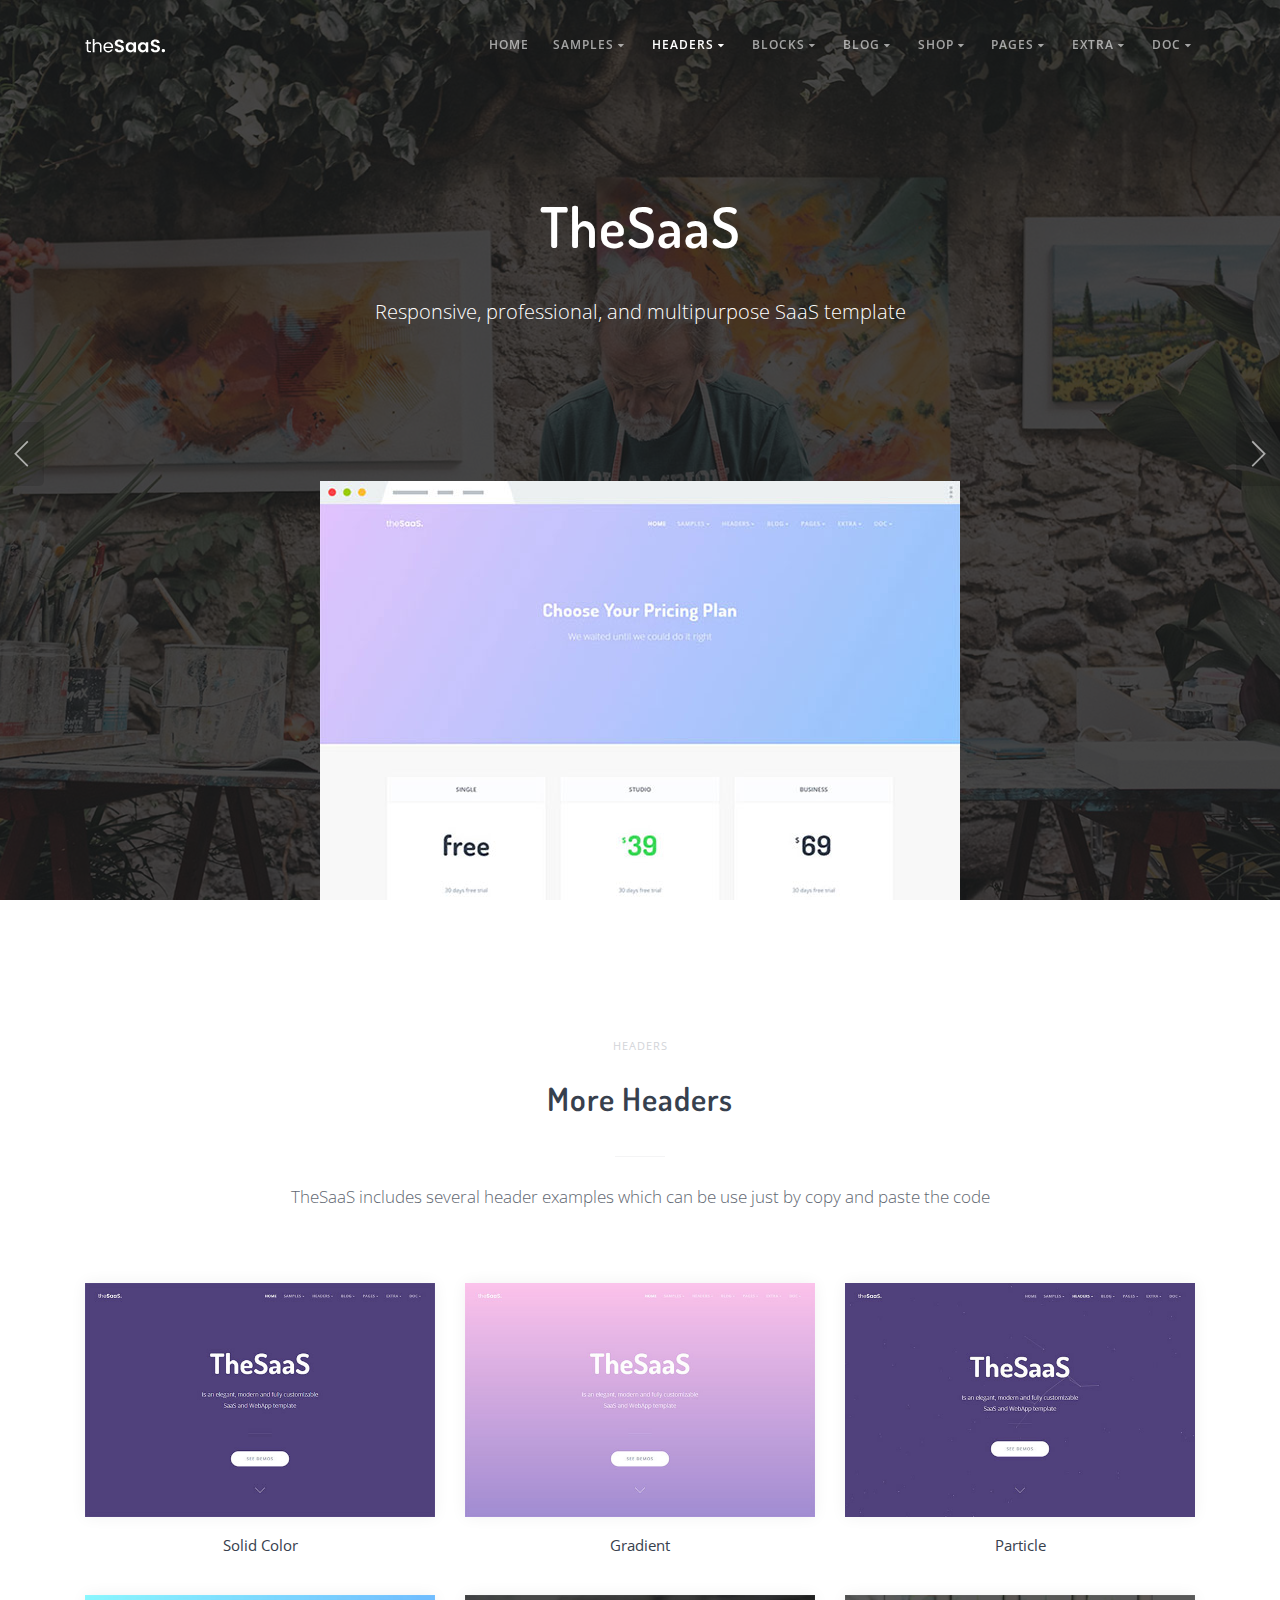
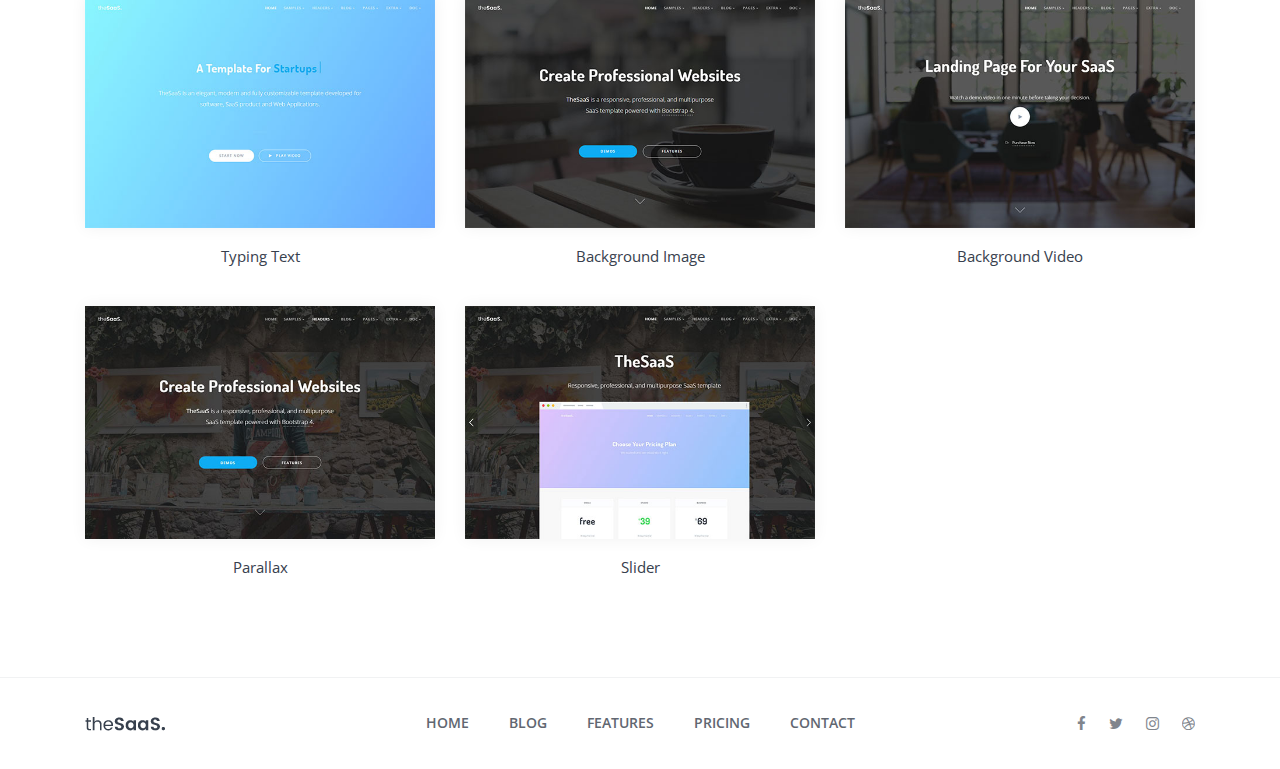
<file: Week8_homework/sliderEffect.html>
<!DOCTYPE html>
<html lang="en">
  <head>
    <meta charset="utf-8">
    <meta name="viewport" content="width=device-width, initial-scale=1, shrink-to-fit=no">
    <meta name="description" content="">
    <meta name="keywords" content="">

    <title>TheSaaS - Header slider</title>

    <!-- Styles -->
    <link href="assets/css/core.min.css" rel="stylesheet">
    <link href="assets/css/thesaas.min.css" rel="stylesheet">
    <link href="assets/css/style.css" rel="stylesheet">

    <!-- Favicons -->
    <link rel="apple-touch-icon" href="assets/img/apple-touch-icon.png">
    <link rel="icon" href="assets/img/favicon.png">
  </head>

  <body>


    <!-- Topbar -->
    <nav class="topbar topbar-inverse topbar-expand-md topbar-sticky">
      <div class="container">
        
        <div class="topbar-left">
          <button class="topbar-toggler">&#9776;</button>
          <a class="topbar-brand" href="index.html">
            <img class="logo-default" src="assets/img/logo.png" alt="logo">
            <img class="logo-inverse" src="assets/img/logo-light.png" alt="logo">
          </a>
        </div>


        <div class="topbar-right">
          <ul class="topbar-nav nav">
            <li class="nav-item"><a class="nav-link" href="index.html">Home</a></li>
            <li class="nav-item">
              <a class="nav-link" href="#">Samples <i class="fa fa-caret-down"></i></a>
              <div class="nav-submenu">
                <a class="nav-link" href="demo-helpato.html">Helpato</a>
                <a class="nav-link" href="demo-trello.html">Trello</a>
                <a class="nav-link" href="demo-gmail.html">Gmail</a>
                <a class="nav-link" href="demo-skype.html">Skype</a>
                <a class="nav-link" href="demo-github.html">GitHub</a>
                <a class="nav-link" href="demo-app.html">Mobile App</a>
                <a class="nav-link" href="demo-bootstrap.html">Bootstrap</a>
                <a class="nav-link" href="demo-slack.html">Slack</a>
                <a class="nav-link" href="demo-zendesk.html">Zendesk</a>
              </div>
            </li>

            <li class="nav-item">
              <a class="nav-link active" href="#">Headers <i class="fa fa-caret-down"></i></a>
              <div class="nav-submenu">
                <a class="nav-link" href="header-color.html">Solid Color</a>
                <a class="nav-link" href="header-gradient.html">Gradient</a>
                <a class="nav-link" href="header-particle.html">Particle</a>
                <a class="nav-link" href="header-typing.html">Typing Text</a>
                <a class="nav-link" href="header-image.html">Background Image</a>
                <a class="nav-link" href="header-video.html">Background Video</a>
                <a class="nav-link" href="header-parallax.html">Parallax</a>
                <a class="nav-link active" href="header-slider.html">Slider</a>
              </div>
            </li>

            <li class="nav-item">
              <a class="nav-link" href="#">Blocks <i class="fa fa-caret-down"></i></a>
              <div class="nav-submenu">
                <a class="nav-link" href="block-feature.html">Feature</a>
                <a class="nav-link" href="block-feature-textual.html">Textual feature</a>
                <a class="nav-link" href="block-content.html">Content</a>
                <a class="nav-link" href="block-portfolio.html">Portfolio</a>
                <a class="nav-link" href="block-cta.html">Call to action</a>
                <a class="nav-link" href="block-testimonial.html">Testimonial</a>
                <a class="nav-link" href="block-team.html">Team</a>
                <a class="nav-link" href="block-signup.html">Signup</a>
                <a class="nav-link" href="block-subscribe.html">Subscribe</a>
                <a class="nav-link" href="block-partner.html">Partner</a>
              </div>
            </li>

            <li class="nav-item">
              <a class="nav-link" href="#">Blog <i class="fa fa-caret-down"></i></a>
              <div class="nav-submenu">
                <a class="nav-link" href="blog-grid.html">Blog grid</a>
                <a class="nav-link" href="blog-list.html">Blog list</a>
                <a class="nav-link" href="blog-single.html">Post</a>
              </div>
            </li>

            <li class="nav-item">
              <a class="nav-link" href="#">Shop <i class="fa fa-caret-down"></i></a>
              <div class="nav-submenu">
                <a class="nav-link" href="shop-list.html">Product list</a>
                <a class="nav-link" href="shop-single.html">Single product</a>
                <a class="nav-link" href="shop-cart.html">Cart overview</a>
                <a class="nav-link" href="shop-checkout.html">Checkout</a>
              </div>
            </li>

            <li class="nav-item">
              <a class="nav-link" href="#">Pages <i class="fa fa-caret-down"></i></a>
              <div class="nav-submenu">
                <a class="nav-link" href="page-how-it-works.html">How it works</a>
                <a class="nav-link" href="page-pricing.html">Pricing</a>
                <a class="nav-link" href="page-portfolio.html">Portfolio</a>
                <a class="nav-link" href="page-project.html">Project</a>
                <a class="nav-link" href="page-job.html">Jobs</a>
                <a class="nav-link" href="page-job-single.html">Job Info</a>
                <a class="nav-link" href="page-demo.html">Request Demo</a>
                <a class="nav-link" href="page-press.html">Press</a>
                <a class="nav-link" href="page-about.html">About</a>
                <a class="nav-link" href="page-contact.html">Contact</a>
              </div>
            </li>

            <li class="nav-item">
              <a class="nav-link" href="#">Extra <i class="fa fa-caret-down"></i></a>
              <div class="nav-submenu">
                <a class="nav-link" href="page-login.html">Login</a>
                <a class="nav-link" href="page-register.html">Register</a>
                <a class="nav-link" href="page-faq.html">FAQ</a>
                <a class="nav-link" href="page-coming-soon.html">Coming soon</a>
                <a class="nav-link" href="page-privacy.html">Privacy Policy</a>
                <a class="nav-link" href="page-404.html">Error 404</a>
              </div>
            </li>

            <li class="nav-item">
              <a class="nav-link" href="#">Doc <i class="fa fa-caret-down"></i></a>
              <div class="nav-submenu align-right">
                <a class="nav-link" href="doc-element.html">Elements</a>
                <a class="nav-link" href="doc-component.html">Components</a>
                <a class="nav-link" href="doc-section.html">Sections</a>
                <a class="nav-link" href="doc-card.html">Cards</a>
                <a class="nav-link" href="doc-typography.html">Typography</a>
                <a class="nav-link" href="doc-utility.html">Utility Classes</a>
              </div>
            </li>
          </ul>
        </div>

      </div>
    </nav>
    <!-- END Topbar -->



    <!-- Header -->
    <div class="swiper-container swiper-button-box no-padding">
      <div class="swiper-wrapper">

        <!--
        |‒‒‒‒‒‒‒‒‒‒‒‒‒‒‒‒‒‒‒‒‒‒‒‒‒‒‒‒‒‒‒‒‒‒‒‒‒‒‒‒‒‒‒‒‒‒‒‒‒‒‒‒‒‒‒‒‒‒‒‒‒‒‒‒‒‒‒‒‒‒‒‒‒‒
        | Slide 1
        |‒‒‒‒‒‒‒‒‒‒‒‒‒‒‒‒‒‒‒‒‒‒‒‒‒‒‒‒‒‒‒‒‒‒‒‒‒‒‒‒‒‒‒‒‒‒‒‒‒‒‒‒‒‒‒‒‒‒‒‒‒‒‒‒‒‒‒‒‒‒‒‒‒‒
        !-->
        <div class="swiper-slide">

          <header class="header header-inverse h-fullscreen p-0" style="background-image: url(assets/img/bg-man.jpg);" data-overlay="8">
            <div class="container text-center">

              <div class="row h-full hidden-md-down">
                <div class="col-12 col-lg-8 offset-lg-2 align-self-center pt-150">

                  <h1 class="display-4">TheSaaS</h1>
                  <br>
                  <p class="lead text-white fs-20">Responsive, professional, and multipurpose SaaS template</p>

                </div>

                <div class="col-12 align-self-end text-center">
                  <img src="assets/img/pricing-window.jpg" alt="..." data-aos="fade-up" data-aos-offset="0">
                </div>

              </div>



              <div class="row h-full hidden-lg-up">
                <div class="col-12 col-lg-8 offset-lg-2 align-self-center">
                  <h1>TheSaaS</h1>
                  <br>
                  <p class="text-white fs-15">Responsive, professional, elegant, and<br> multipurpose SaaS template</p>
                </div>
              </div>

            </div>
          </header>

        </div>



        <!--
        |‒‒‒‒‒‒‒‒‒‒‒‒‒‒‒‒‒‒‒‒‒‒‒‒‒‒‒‒‒‒‒‒‒‒‒‒‒‒‒‒‒‒‒‒‒‒‒‒‒‒‒‒‒‒‒‒‒‒‒‒‒‒‒‒‒‒‒‒‒‒‒‒‒‒
        | Slide 2
        |‒‒‒‒‒‒‒‒‒‒‒‒‒‒‒‒‒‒‒‒‒‒‒‒‒‒‒‒‒‒‒‒‒‒‒‒‒‒‒‒‒‒‒‒‒‒‒‒‒‒‒‒‒‒‒‒‒‒‒‒‒‒‒‒‒‒‒‒‒‒‒‒‒‒
        !-->
        <div class="swiper-slide">
          <header class="header header-inverse h-fullscreen p-0" style="background-image: linear-gradient(120deg, #a1c4fd 0%, #c2e9fb 100%);">
            <div class="container">

              <div class="row h-full align-items-center">
                <div class="col-12 col-md-4 offset-md-1">
                  <h1>Handpicked UI</h1>
                  <p class="lead">Intrinsicly streamline client-centered manufactured products through high-payoff systems. Energistically architect 2.0 systems rather than high standards.</p>
                  <br>
                  <a class="btn btn-lg btn-round btn-white w-180" href="#">Buy Now $19</a>
                </div>


                <div class="col-12 offset-md-1 col-md-5 text-center hidden-sm-down">
                  <img src="assets/img/phone-1.png" alt="...">                  
                </div>

              </div>

            </div>
          </header>
        </div>



        <!--
        |‒‒‒‒‒‒‒‒‒‒‒‒‒‒‒‒‒‒‒‒‒‒‒‒‒‒‒‒‒‒‒‒‒‒‒‒‒‒‒‒‒‒‒‒‒‒‒‒‒‒‒‒‒‒‒‒‒‒‒‒‒‒‒‒‒‒‒‒‒‒‒‒‒‒
        | Slide 3
        |‒‒‒‒‒‒‒‒‒‒‒‒‒‒‒‒‒‒‒‒‒‒‒‒‒‒‒‒‒‒‒‒‒‒‒‒‒‒‒‒‒‒‒‒‒‒‒‒‒‒‒‒‒‒‒‒‒‒‒‒‒‒‒‒‒‒‒‒‒‒‒‒‒‒
        !-->
        <div class="swiper-slide">
          <header class="header header-inverse h-fullscreen p-0" style="background-image: url(assets/img/video/workspace.jpg);" data-overlay="8">
            <div class="container">

              <div class="row gap-y align-items-center h-full">
                <div class="col-12 col-md-5 text-center text-md-left">
                  <h2>Watch a Video</h2>
                  <p class="lead hidden-sm-down">Competently deliver superior technology catalysts for change without engineer fully researched niches. Assertively engineer seamless technology through.</p>

                  <hr class="w-80 ml-md-0">

                  <a class="btn btn-lg btn-round btn-primary" href="#">Get Start Now</a>
                </div>


                <div class="col-12 offset-md-1 col-md-5 hidden-sm-down">
                  <div class="video-btn-wrapper">
                    <img class="shadow-2" src="assets/img/video/workspace.jpg" alt="...">
                    <a class="btn btn-circular btn-lg btn-danger" href="//www.youtube.com/watch?v=ah4pcPbRi2M" data-provide="lightbox"><i class="fa fa-play"></i></a>
                  </div>
                </div>
              </div>

            </div>
          </header>
        </div>

      </div>
      
      <div class="swiper-button-prev hidden-sm-down"></div>
      <div class="swiper-button-next hidden-sm-down"></div>
    </div>

    <!-- END Header -->




    <!-- Main container -->
    <main class="main-content">




      <!--
      |‒‒‒‒‒‒‒‒‒‒‒‒‒‒‒‒‒‒‒‒‒‒‒‒‒‒‒‒‒‒‒‒‒‒‒‒‒‒‒‒‒‒‒‒‒‒‒‒‒‒‒‒‒‒‒‒‒‒‒‒‒‒‒‒‒‒‒‒‒‒‒‒‒‒
      | More Header
      |‒‒‒‒‒‒‒‒‒‒‒‒‒‒‒‒‒‒‒‒‒‒‒‒‒‒‒‒‒‒‒‒‒‒‒‒‒‒‒‒‒‒‒‒‒‒‒‒‒‒‒‒‒‒‒‒‒‒‒‒‒‒‒‒‒‒‒‒‒‒‒‒‒‒
      !-->
      <section class="section" id="section-intro">
        <div class="container">
          <header class="section-header">
            <small>Headers</small>
            <h2>More Headers</h2>
            <hr>
            <p class="lead">TheSaaS includes several header examples which can be use just by copy and paste the code</p>
          </header>


          <div class="row gap-y">
            
            <div class="col-12 col-md-6 col-lg-4">
              <a class="text-center" href="header-color.html">
                <p><img class="shadow-2 hover-shadow-5" src="assets/img/header-color.jpg" alt="..."></p>
                <h6>Solid Color</h6>
              </a>
            </div>


            <div class="col-12 col-md-6 col-lg-4">
              <a class="text-center" href="header-gradient.html">
                <p><img class="shadow-2 hover-shadow-5" src="assets/img/header-gradient.jpg" alt="..."></p>
                <h6>Gradient</h6>
              </a>
            </div>


            <div class="col-12 col-md-6 col-lg-4">
              <a class="text-center" href="header-particle.html">
                <p><img class="shadow-2 hover-shadow-5" src="assets/img/header-particle.jpg" alt="..."></p>
                <h6>Particle</h6>
              </a>
            </div>


            <div class="col-12 col-md-6 col-lg-4">
              <a class="text-center" href="header-typing.html">
                <p><img class="shadow-2 hover-shadow-5" src="assets/img/header-typing.jpg" alt="..."></p>
                <h6>Typing Text</h6>
              </a>
            </div>


            <div class="col-12 col-md-6 col-lg-4">
              <a class="text-center" href="header-image.html">
                <p><img class="shadow-2 hover-shadow-5" src="assets/img/header-image.jpg" alt="..."></p>
                <h6>Background Image</h6>
              </a>
            </div>


            <div class="col-12 col-md-6 col-lg-4">
              <a class="text-center" href="header-video.html">
                <p><img class="shadow-2 hover-shadow-5" src="assets/img/header-video.jpg" alt="..."></p>
                <h6>Background Video</h6>
              </a>
            </div>


            <div class="col-12 col-md-6 col-lg-4">
              <a class="text-center" href="header-parallax.html">
                <p><img class="shadow-2 hover-shadow-5" src="assets/img/header-parallax.jpg" alt="..."></p>
                <h6>Parallax</h6>
              </a>
            </div>


            <div class="col-12 col-md-6 col-lg-4">
              <a class="text-center" href="header-slider.html">
                <p><img class="shadow-2 hover-shadow-5" src="assets/img/header-slider.jpg" alt="..."></p>
                <h6>Slider</h6>
              </a>
            </div>

          </div>


        </div>
      </section>






    </main>
    <!-- END Main container -->






    <!-- Footer -->
    <footer class="site-footer">
      <div class="container">
        <div class="row gap-y align-items-center">
          <div class="col-12 col-lg-3">
            <p class="text-center text-lg-left">
              <a href="index.html"><img src="assets/img/logo.png" alt="logo"></a>
            </p>
          </div>

          <div class="col-12 col-lg-6">
            <ul class="nav nav-primary nav-hero">
              <li class="nav-item">
                <a class="nav-link" href="index.html">Home</a>
              </li>
              <li class="nav-item">
                <a class="nav-link" href="blog.html">Blog</a>
              </li>
              <li class="nav-item">
                <a class="nav-link" href="block-feature.html">Features</a>
              </li>
              <li class="nav-item hidden-sm-down">
                <a class="nav-link" href="page-pricing.html">Pricing</a>
              </li>
              <li class="nav-item hidden-sm-down">
                <a class="nav-link" href="page-contact.html">Contact</a>
              </li>
            </ul>
          </div>

          <div class="col-12 col-lg-3">
            <div class="social text-center text-lg-right">
              <a class="social-facebook" href="https://www.facebook.com/thethemeio"><i class="fa fa-facebook"></i></a>
              <a class="social-twitter" href="https://twitter.com/thethemeio"><i class="fa fa-twitter"></i></a>
              <a class="social-instagram" href="https://www.instagram.com/thethemeio/"><i class="fa fa-instagram"></i></a>
              <a class="social-dribbble" href="https://dribbble.com/thethemeio"><i class="fa fa-dribbble"></i></a>
            </div>
          </div>
        </div>
      </div>
    </footer>
    <!-- END Footer -->



    <!-- Scripts -->
    <script src="assets/js/core.min.js"></script>
    <script src="assets/js/thesaas.min.js"></script>
    <script src="assets/js/script.js"></script>

  </body>
</html>
</file>
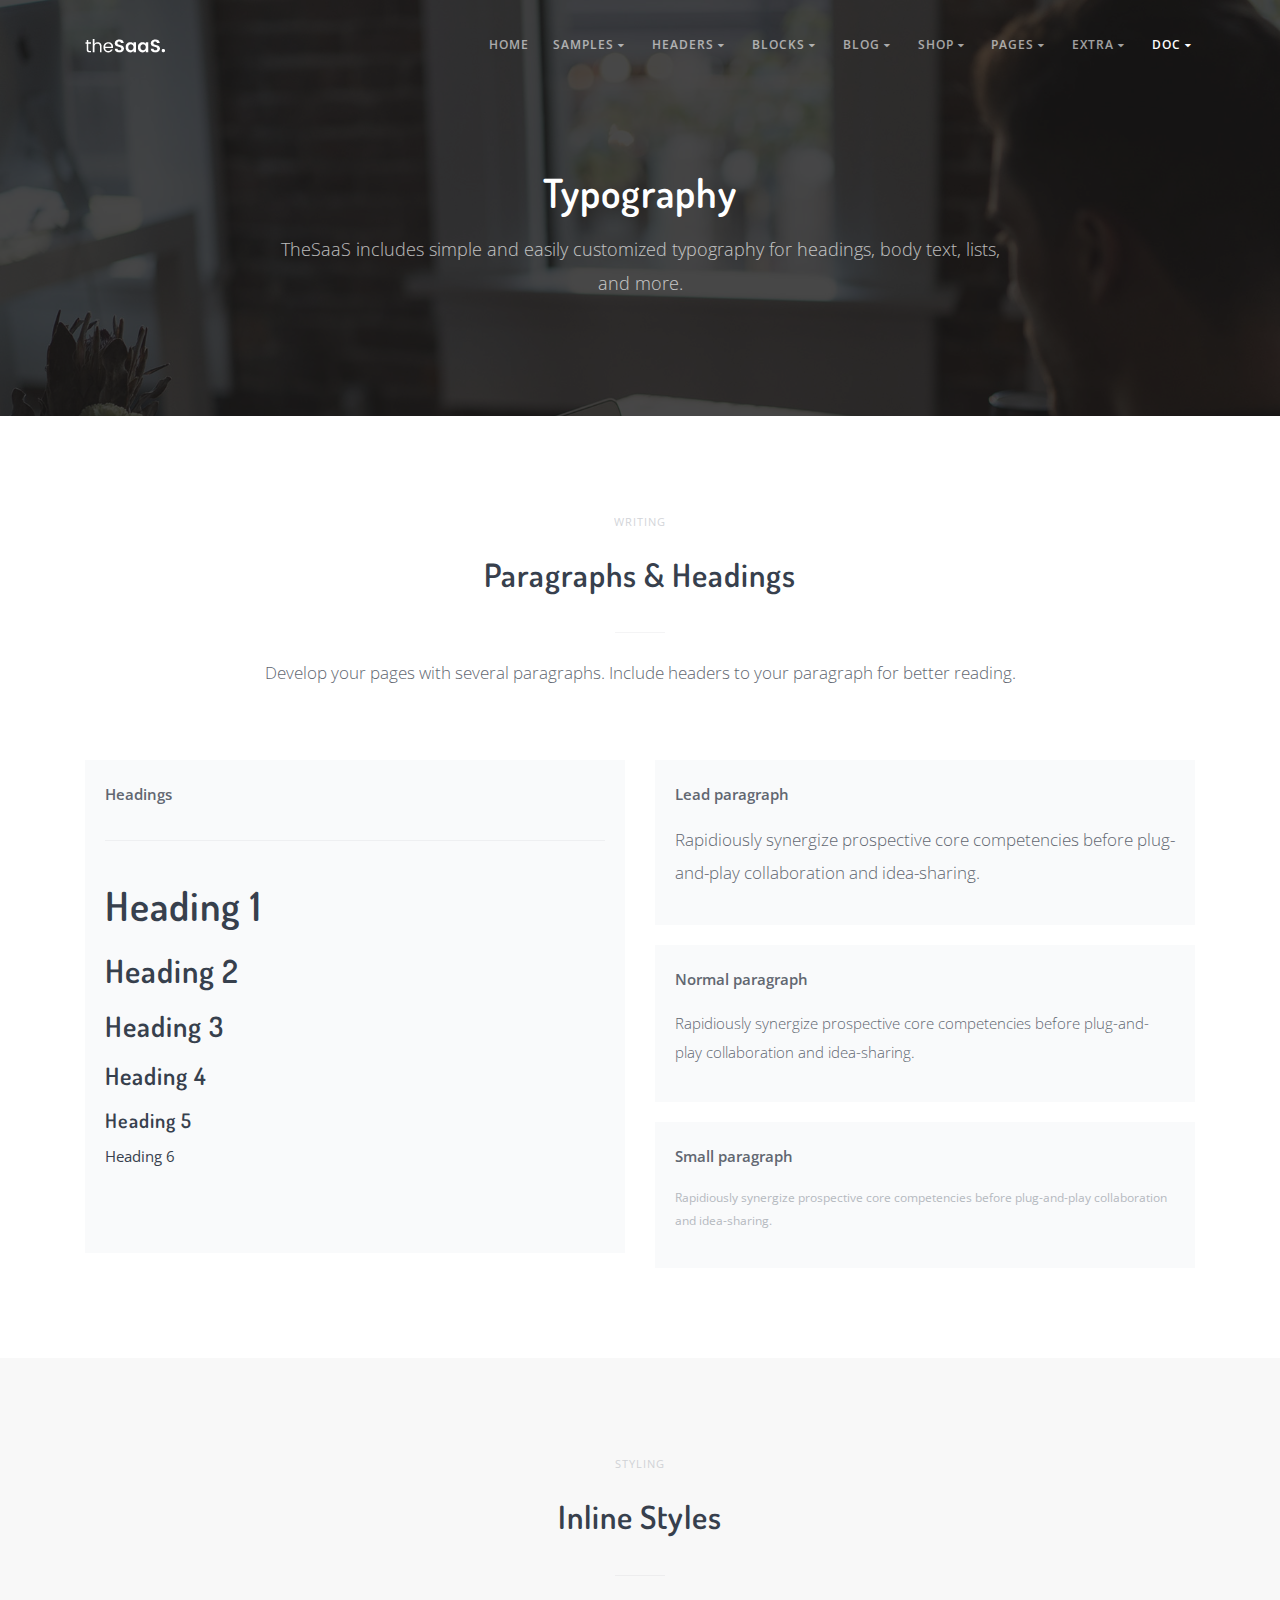
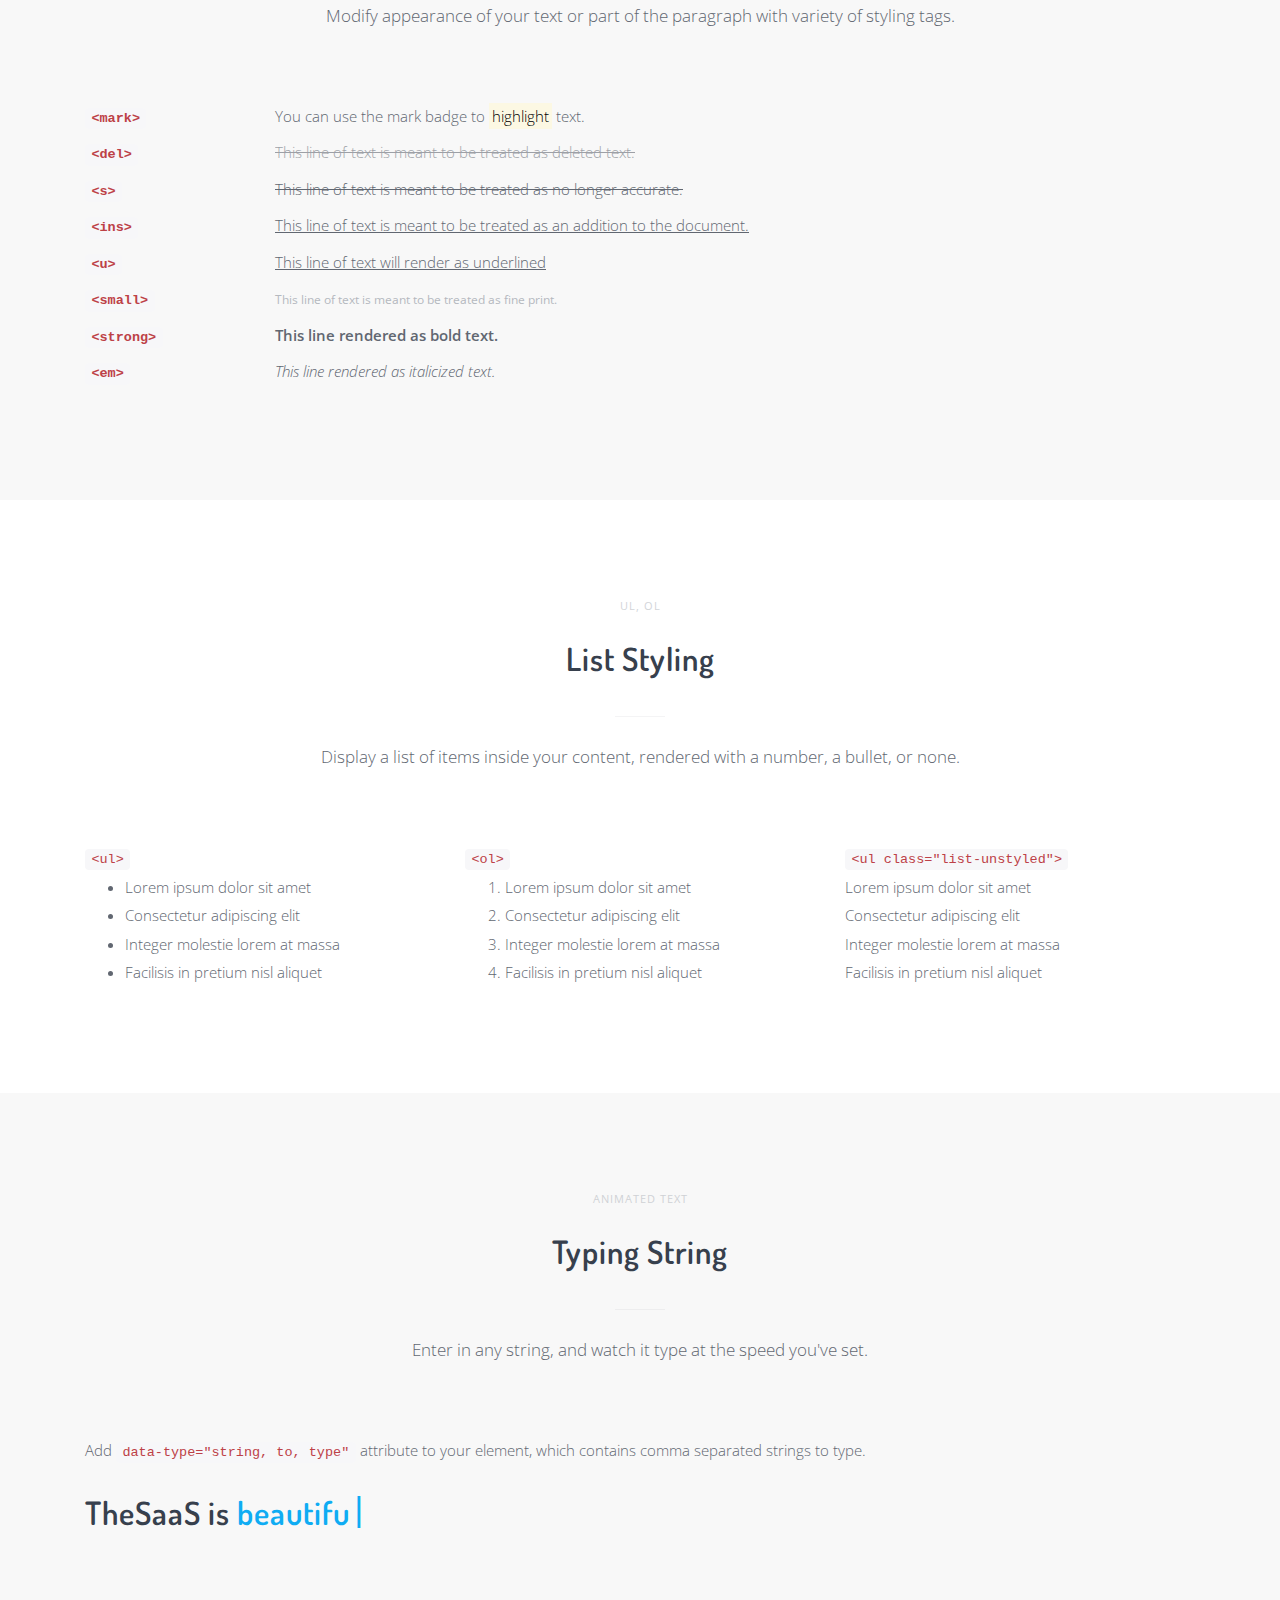
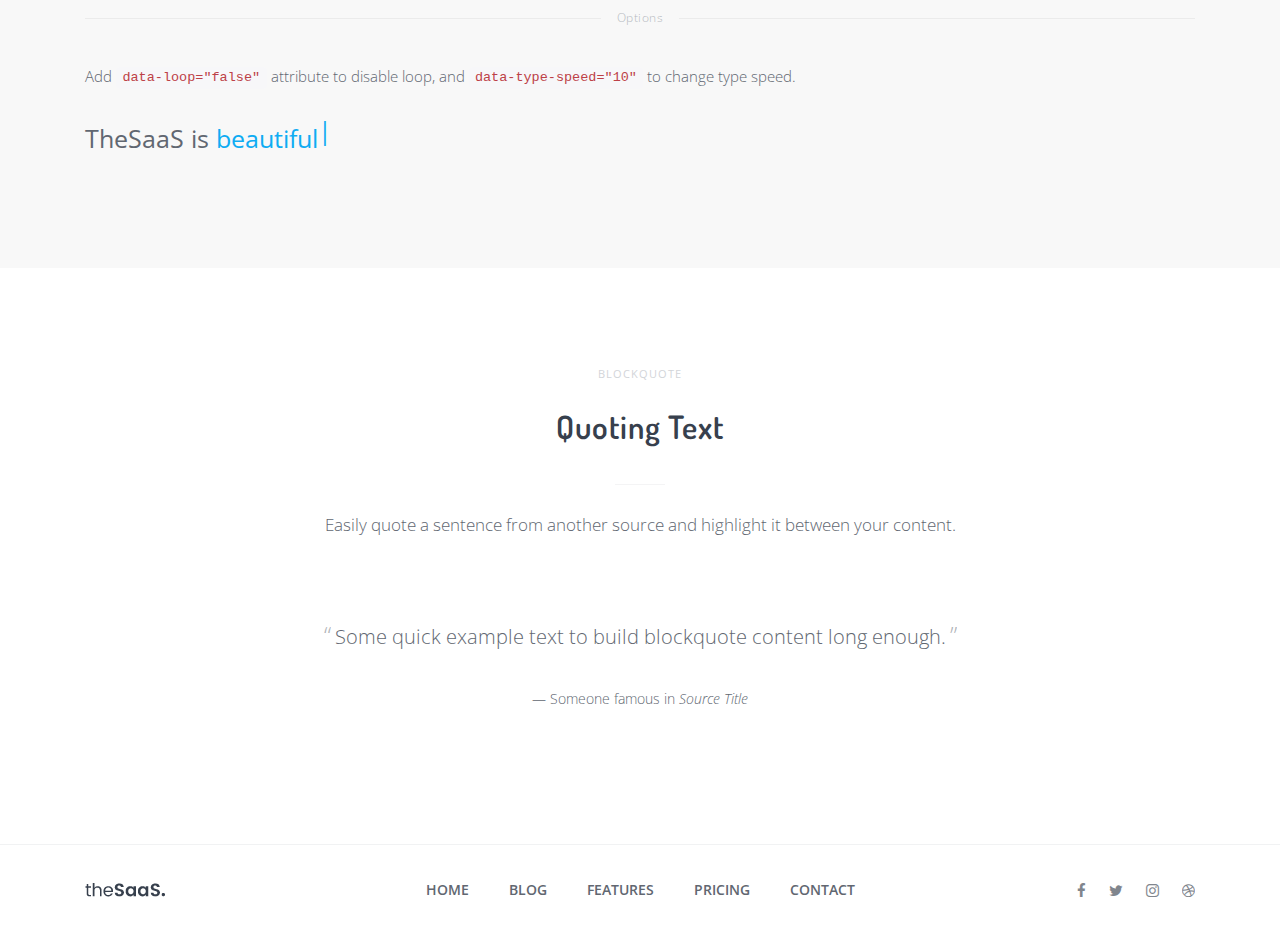
<file: Week8_homework/typographyEffect.html>
<!DOCTYPE html>
<html lang="en">
  <head>
    <meta charset="utf-8">
    <meta name="viewport" content="width=device-width, initial-scale=1, shrink-to-fit=no">
    <meta name="description" content="">
    <meta name="keywords" content="">

    <title>TheSaaS - Typography</title>

    <!-- Styles -->
    <link href="assets/css/core.min.css" rel="stylesheet">
    <link href="assets/css/thesaas.min.css" rel="stylesheet">
    <link href="assets/css/style.css" rel="stylesheet">

    <!-- Favicons -->
    <link rel="apple-touch-icon" href="assets/img/apple-touch-icon.png">
    <link rel="icon" href="assets/img/favicon.png">
  </head>

  <body>


    <!-- Topbar -->
    <nav class="topbar topbar-inverse topbar-expand-md topbar-sticky">
      <div class="container">
        
        <div class="topbar-left">
          <button class="topbar-toggler">&#9776;</button>
          <a class="topbar-brand" href="index.html">
            <img class="logo-default" src="assets/img/logo.png" alt="logo">
            <img class="logo-inverse" src="assets/img/logo-light.png" alt="logo">
          </a>
        </div>


        <div class="topbar-right">
          <ul class="topbar-nav nav">
            <li class="nav-item"><a class="nav-link" href="index.html">Home</a></li>
            <li class="nav-item">
              <a class="nav-link" href="#">Samples <i class="fa fa-caret-down"></i></a>
              <div class="nav-submenu">
                <a class="nav-link" href="demo-helpato.html">Helpato</a>
                <a class="nav-link" href="demo-trello.html">Trello</a>
                <a class="nav-link" href="demo-gmail.html">Gmail</a>
                <a class="nav-link" href="demo-skype.html">Skype</a>
                <a class="nav-link" href="demo-github.html">GitHub</a>
                <a class="nav-link" href="demo-app.html">Mobile App</a>
                <a class="nav-link" href="demo-bootstrap.html">Bootstrap</a>
                <a class="nav-link" href="demo-slack.html">Slack</a>
                <a class="nav-link" href="demo-zendesk.html">Zendesk</a>
              </div>
            </li>

            <li class="nav-item">
              <a class="nav-link" href="#">Headers <i class="fa fa-caret-down"></i></a>
              <div class="nav-submenu">
                <a class="nav-link" href="header-color.html">Solid Color</a>
                <a class="nav-link" href="header-gradient.html">Gradient</a>
                <a class="nav-link" href="header-particle.html">Particle</a>
                <a class="nav-link" href="header-typing.html">Typing Text</a>
                <a class="nav-link" href="header-image.html">Background Image</a>
                <a class="nav-link" href="header-video.html">Background Video</a>
                <a class="nav-link" href="header-parallax.html">Parallax</a>
                <a class="nav-link" href="header-slider.html">Slider</a>
              </div>
            </li>

            <li class="nav-item">
              <a class="nav-link" href="#">Blocks <i class="fa fa-caret-down"></i></a>
              <div class="nav-submenu">
                <a class="nav-link" href="block-feature.html">Feature</a>
                <a class="nav-link" href="block-feature-textual.html">Textual feature</a>
                <a class="nav-link" href="block-content.html">Content</a>
                <a class="nav-link" href="block-portfolio.html">Portfolio</a>
                <a class="nav-link" href="block-cta.html">Call to action</a>
                <a class="nav-link" href="block-testimonial.html">Testimonial</a>
                <a class="nav-link" href="block-team.html">Team</a>
                <a class="nav-link" href="block-signup.html">Signup</a>
                <a class="nav-link" href="block-subscribe.html">Subscribe</a>
                <a class="nav-link" href="block-partner.html">Partner</a>
              </div>
            </li>

            <li class="nav-item">
              <a class="nav-link" href="#">Blog <i class="fa fa-caret-down"></i></a>
              <div class="nav-submenu">
                <a class="nav-link" href="blog-grid.html">Blog grid</a>
                <a class="nav-link" href="blog-list.html">Blog list</a>
                <a class="nav-link" href="blog-single.html">Post</a>
              </div>
            </li>

            <li class="nav-item">
              <a class="nav-link" href="#">Shop <i class="fa fa-caret-down"></i></a>
              <div class="nav-submenu">
                <a class="nav-link" href="shop-list.html">Product list</a>
                <a class="nav-link" href="shop-single.html">Single product</a>
                <a class="nav-link" href="shop-cart.html">Cart overview</a>
                <a class="nav-link" href="shop-checkout.html">Checkout</a>
              </div>
            </li>

            <li class="nav-item">
              <a class="nav-link" href="#">Pages <i class="fa fa-caret-down"></i></a>
              <div class="nav-submenu">
                <a class="nav-link" href="page-how-it-works.html">How it works</a>
                <a class="nav-link" href="page-pricing.html">Pricing</a>
                <a class="nav-link" href="page-portfolio.html">Portfolio</a>
                <a class="nav-link" href="page-project.html">Project</a>
                <a class="nav-link" href="page-job.html">Jobs</a>
                <a class="nav-link" href="page-job-single.html">Job Info</a>
                <a class="nav-link" href="page-demo.html">Request Demo</a>
                <a class="nav-link" href="page-press.html">Press</a>
                <a class="nav-link" href="page-about.html">About</a>
                <a class="nav-link" href="page-contact.html">Contact</a>
              </div>
            </li>

            <li class="nav-item">
              <a class="nav-link" href="#">Extra <i class="fa fa-caret-down"></i></a>
              <div class="nav-submenu">
                <a class="nav-link" href="page-login.html">Login</a>
                <a class="nav-link" href="page-register.html">Register</a>
                <a class="nav-link" href="page-faq.html">FAQ</a>
                <a class="nav-link" href="page-coming-soon.html">Coming soon</a>
                <a class="nav-link" href="page-privacy.html">Privacy Policy</a>
                <a class="nav-link" href="page-404.html">Error 404</a>
              </div>
            </li>

            <li class="nav-item">
              <a class="nav-link active" href="#">Doc <i class="fa fa-caret-down"></i></a>
              <div class="nav-submenu align-right">
                <a class="nav-link" href="doc-element.html">Elements</a>
                <a class="nav-link" href="doc-component.html">Components</a>
                <a class="nav-link" href="doc-section.html">Sections</a>
                <a class="nav-link" href="doc-card.html">Cards</a>
                <a class="nav-link active" href="doc-typography.html">Typography</a>
                <a class="nav-link" href="doc-utility.html">Utility Classes</a>
              </div>
            </li>
          </ul>
        </div>

      </div>
    </nav>
    <!-- END Topbar -->



    <!-- Header -->
    <header class="header header-inverse bg-fixed" style="background-image: url(assets/img/bg-laptop.jpg)" data-overlay="8">
      <div class="container text-center">
      
        <div class="row">
          <div class="col-12 col-lg-8 offset-lg-2">

            <h1>Typography</h1>
            <p class="fs-18 opacity-70">TheSaaS includes simple and easily customized typography for headings, body text, lists, and more.</p>

          </div>
        </div>

      </div>
    </header>
    <!-- END Header -->




    <!-- Main container -->
    <main class="main-content">


      <!--
      |‒‒‒‒‒‒‒‒‒‒‒‒‒‒‒‒‒‒‒‒‒‒‒‒‒‒‒‒‒‒‒‒‒‒‒‒‒‒‒‒‒‒‒‒‒‒‒‒‒‒‒‒‒‒‒‒‒‒‒‒‒‒‒‒‒‒‒‒‒‒‒‒‒‒
      | Paragraphs and headings
      |‒‒‒‒‒‒‒‒‒‒‒‒‒‒‒‒‒‒‒‒‒‒‒‒‒‒‒‒‒‒‒‒‒‒‒‒‒‒‒‒‒‒‒‒‒‒‒‒‒‒‒‒‒‒‒‒‒‒‒‒‒‒‒‒‒‒‒‒‒‒‒‒‒‒
      !-->
      <section class="section">
        <div class="container">
          <header class="section-header">
            <small>Writing</small>
            <h2>Paragraphs & Headings</h2>
            <hr>
            <p class="lead">Develop your pages with several paragraphs. Include headers to your paragraph for better reading.</p>
          </header>

          <div class="row">
            <div class="col-12 col-lg-6">
              <div class="bg-lighter p-20">
                <p><strong>Headings</strong></p>
                <hr>
                <h1>Heading 1</h1>
                <h2>Heading 2</h2>
                <h3>Heading 3</h3>
                <h4>Heading 4</h4>
                <h5>Heading 5</h5>
                <h6>Heading 6</h6>
                <br><br>
              </div>
            </div>


            <div class="col-12 col-lg-6">
              <div class="bg-lighter p-20 mb-20">
                <p><strong>Lead paragraph</strong></p>
                <p class="lead">Rapidiously synergize prospective core competencies before plug-and-play collaboration and idea-sharing.</p>
              </div>

              <div class="bg-lighter p-20 mb-20">
                <p><strong>Normal paragraph</strong></p>
                <p>Rapidiously synergize prospective core competencies before plug-and-play collaboration and idea-sharing.</p>
              </div>

              <div class="bg-lighter p-20">
                <p><strong>Small paragraph</strong></p>
                <p class="small">Rapidiously synergize prospective core competencies before plug-and-play collaboration and idea-sharing.</p>
              </div>
            </div>
          </div>
        </div>
      </section>








      <!--
      |‒‒‒‒‒‒‒‒‒‒‒‒‒‒‒‒‒‒‒‒‒‒‒‒‒‒‒‒‒‒‒‒‒‒‒‒‒‒‒‒‒‒‒‒‒‒‒‒‒‒‒‒‒‒‒‒‒‒‒‒‒‒‒‒‒‒‒‒‒‒‒‒‒‒
      | Inline styles
      |‒‒‒‒‒‒‒‒‒‒‒‒‒‒‒‒‒‒‒‒‒‒‒‒‒‒‒‒‒‒‒‒‒‒‒‒‒‒‒‒‒‒‒‒‒‒‒‒‒‒‒‒‒‒‒‒‒‒‒‒‒‒‒‒‒‒‒‒‒‒‒‒‒‒
      !-->
      <section class="section bg-gray">
        <div class="container">
          <header class="section-header">
            <small>Styling</small>
            <h2>Inline Styles</h2>
            <hr>
            <p class="lead">Modify appearance of your text or part of the paragraph with variety of styling tags.</p>
          </header>


          <dl class="row">
            <dt class="col-3 col-md-2"><code>&lt;mark&gt;</code></dt>
            <dd class="col-9 col-md-10">You can use the mark badge to <mark>highlight</mark> text.</dd>

            <dt class="col-3 col-md-2"><code>&lt;del&gt;</code></dt>
            <dd class="col-9 col-md-10"><del>This line of text is meant to be treated as deleted text.</del></dd>

            <dt class="col-3 col-md-2"><code>&lt;s&gt;</code></dt>
            <dd class="col-9 col-md-10"><s>This line of text is meant to be treated as no longer accurate.</s></dd>

            <dt class="col-3 col-md-2"><code>&lt;ins&gt;</code></dt>
            <dd class="col-9 col-md-10"><ins>This line of text is meant to be treated as an addition to the document.</ins></dd>

            <dt class="col-3 col-md-2"><code>&lt;u&gt;</code></dt>
            <dd class="col-9 col-md-10"><u>This line of text will render as underlined</u></dd>

            <dt class="col-3 col-md-2"><code>&lt;small&gt;</code></dt>
            <dd class="col-9 col-md-10"><small>This line of text is meant to be treated as fine print.</small></dd>

            <dt class="col-3 col-md-2"><code>&lt;strong&gt;</code></dt>
            <dd class="col-9 col-md-10"><strong>This line rendered as bold text.</strong></dd>

            <dt class="col-3 col-md-2"><code>&lt;em&gt;</code></dt>
            <dd class="col-9 col-md-10"><em>This line rendered as italicized text.</em></dd>
          </dl>

        </div>
      </section>








      <!--
      |‒‒‒‒‒‒‒‒‒‒‒‒‒‒‒‒‒‒‒‒‒‒‒‒‒‒‒‒‒‒‒‒‒‒‒‒‒‒‒‒‒‒‒‒‒‒‒‒‒‒‒‒‒‒‒‒‒‒‒‒‒‒‒‒‒‒‒‒‒‒‒‒‒‒
      | List
      |‒‒‒‒‒‒‒‒‒‒‒‒‒‒‒‒‒‒‒‒‒‒‒‒‒‒‒‒‒‒‒‒‒‒‒‒‒‒‒‒‒‒‒‒‒‒‒‒‒‒‒‒‒‒‒‒‒‒‒‒‒‒‒‒‒‒‒‒‒‒‒‒‒‒
      !-->
      <section class="section">
        <div class="container">
          <header class="section-header">
            <small>UL, OL</small>
            <h2>List Styling</h2>
            <hr>
            <p class="lead">Display a list of items inside your content, rendered with a number, a bullet, or none.</p>
          </header>


          <div class="row gap-y">
            <div class="col-12 col-lg-4">
              <code>&lt;ul&gt;</code>
              <ul>
                <li>Lorem ipsum dolor sit amet</li>
                <li>Consectetur adipiscing elit</li>
                <li>Integer molestie lorem at massa</li>
                <li>Facilisis in pretium nisl aliquet</li>
              </ul>
            </div>

            <div class="col-12 col-lg-4">
              <code>&lt;ol&gt;</code>
              <ol>
                <li>Lorem ipsum dolor sit amet</li>
                <li>Consectetur adipiscing elit</li>
                <li>Integer molestie lorem at massa</li>
                <li>Facilisis in pretium nisl aliquet</li>
              </ol>
            </div>

            <div class="col-12 col-lg-4">
              <code>&lt;ul class="list-unstyled"&gt;</code>
              <ul class="list-unstyled">
                <li>Lorem ipsum dolor sit amet</li>
                <li>Consectetur adipiscing elit</li>
                <li>Integer molestie lorem at massa</li>
                <li>Facilisis in pretium nisl aliquet</li>
              </ul>
            </div>

          </div>

        </div>
      </section>







      <!--
      |‒‒‒‒‒‒‒‒‒‒‒‒‒‒‒‒‒‒‒‒‒‒‒‒‒‒‒‒‒‒‒‒‒‒‒‒‒‒‒‒‒‒‒‒‒‒‒‒‒‒‒‒‒‒‒‒‒‒‒‒‒‒‒‒‒‒‒‒‒‒‒‒‒‒
      | Typing string
      |‒‒‒‒‒‒‒‒‒‒‒‒‒‒‒‒‒‒‒‒‒‒‒‒‒‒‒‒‒‒‒‒‒‒‒‒‒‒‒‒‒‒‒‒‒‒‒‒‒‒‒‒‒‒‒‒‒‒‒‒‒‒‒‒‒‒‒‒‒‒‒‒‒‒
      !-->
      <section class="section bg-grey">
        <div class="container">
          <header class="section-header">
            <small>Animated text</small>
            <h2>Typing String</h2>
            <hr>
            <p class="lead">Enter in any string, and watch it type at the speed you've set.</p>
          </header>

          <p>Add <code>data-type="string, to, type"</code> attribute to your element, which contains comma separated strings to type.</p>
          <h2>TheSaaS is <span class="text-primary" data-type="beautiful, super fast, so clean, awesome!"></span></h2>


          <br>
          <div class="divider">Options</div>
          <p>Add <code>data-loop="false"</code> attribute to disable loop, and <code>data-type-speed="10"</code> to change type speed.</p>
          <p class="fs-25 fw-400">TheSaaS is <span class="text-primary" data-type="beautiful, super fast, so clean, awesome!" data-loop="false" data-type-speed="10"></span></p>

        </div>
      </section>








      <!--
      |‒‒‒‒‒‒‒‒‒‒‒‒‒‒‒‒‒‒‒‒‒‒‒‒‒‒‒‒‒‒‒‒‒‒‒‒‒‒‒‒‒‒‒‒‒‒‒‒‒‒‒‒‒‒‒‒‒‒‒‒‒‒‒‒‒‒‒‒‒‒‒‒‒‒
      | Quoting text
      |‒‒‒‒‒‒‒‒‒‒‒‒‒‒‒‒‒‒‒‒‒‒‒‒‒‒‒‒‒‒‒‒‒‒‒‒‒‒‒‒‒‒‒‒‒‒‒‒‒‒‒‒‒‒‒‒‒‒‒‒‒‒‒‒‒‒‒‒‒‒‒‒‒‒
      !-->
      <section class="section">
        <div class="container">
          <header class="section-header">
            <small>Blockquote</small>
            <h2>Quoting Text</h2>
            <hr>
            <p class="lead">Easily quote a sentence from another source and highlight it between your content.</p>
          </header>


          <blockquote class="blockquote">
            <p>Some quick example text to build blockquote content long enough.</p>
            <footer>Someone famous in <cite title="Source Title">Source Title</cite></footer>
          </blockquote>


        </div>
      </section>










    </main>
    <!-- END Main container -->






    <!-- Footer -->
    <footer class="site-footer">
      <div class="container">
        <div class="row gap-y align-items-center">
          <div class="col-12 col-lg-3">
            <p class="text-center text-lg-left">
              <a href="index.html"><img src="assets/img/logo.png" alt="logo"></a>
            </p>
          </div>

          <div class="col-12 col-lg-6">
            <ul class="nav nav-primary nav-hero">
              <li class="nav-item">
                <a class="nav-link" href="index.html">Home</a>
              </li>
              <li class="nav-item">
                <a class="nav-link" href="blog.html">Blog</a>
              </li>
              <li class="nav-item">
                <a class="nav-link" href="block-feature.html">Features</a>
              </li>
              <li class="nav-item hidden-sm-down">
                <a class="nav-link" href="page-pricing.html">Pricing</a>
              </li>
              <li class="nav-item hidden-sm-down">
                <a class="nav-link" href="page-contact.html">Contact</a>
              </li>
            </ul>
          </div>

          <div class="col-12 col-lg-3">
            <div class="social text-center text-lg-right">
              <a class="social-facebook" href="https://www.facebook.com/thethemeio"><i class="fa fa-facebook"></i></a>
              <a class="social-twitter" href="https://twitter.com/thethemeio"><i class="fa fa-twitter"></i></a>
              <a class="social-instagram" href="https://www.instagram.com/thethemeio/"><i class="fa fa-instagram"></i></a>
              <a class="social-dribbble" href="https://dribbble.com/thethemeio"><i class="fa fa-dribbble"></i></a>
            </div>
          </div>
        </div>
      </div>
    </footer>
    <!-- END Footer -->



    <!-- Scripts -->
    <script src="assets/js/core.min.js"></script>
    <script src="assets/js/thesaas.min.js"></script>
    <script src="assets/js/script.js"></script>

  </body>
</html>
</file>
<file: Week1_Homework/css/style.css>
header{
	background-color: #FCFCFC;
	height: auto;
	padding: 20px;
}

#header {
	display: block;
	margin-left: auto;
	margin-right: auto;
}

nav{
	margin-left: auto;
	margin-right: auto;
}

body {
    font-family: Arial;
    margin-right:50px;
    margin-left: 50px;
    margin-top: 20px;
    margin-bottom: 50px;
}

h1 {
    text-align: center;
}

h3 {
    text-align: center;
}

p {
	text-align: center;
	line-height: 25px;
}

div {
	margin-top: 50px;
	margin-bottom: 50px;
}

footer {
	background-color: #6D6D6D;
	color: white;
	text-align: center;
	padding: 30px;
	margin-top: 50px;
	margin-bottom: 50px;
}

#nav {
	padding-left: 235px;
}

.nav {
	float: left;
	margin: 20px;
	padding-left: 50px;
	padding-right: 50px;
}

#banner {
	display: block;
	margin-left: auto;
	margin-right: auto;
}

span.red {
	color: #950000;
}

span.green {
	color: #3D8520;
}

span.blue {
	color: #0C4895;
}

span.orange {
	color: #F9622A;
}

#about {
	margin: 100px;
	padding: 20px;
	background-color: #FFFEEC;

}

#socialmedia {
	margin-top: 100px;
}

.logo1 {
	float:left;
	margin-right: 120px;
	margin-left: 400px;
	margin-bottom: 5px;
	margin-top: 20px;
}

.logo2 {
	float:left;
	margin-bottom: 5px;
	margin-top: 20px;
}

.logo3 {
	float:right;
	margin-right: 300px;
	margin-left: 120px;
	margin-bottom: 20px;
	margin-top: 5px;
}

.logo4 {
	float:right;
	margin-bottom: 20px;
	margin-top: 5px;	
}

.clear {
	clear: both;
}
</file>
<file: week2_homework/css/style.css>
/** here I tried to clean the default font-size, so I can over-write the size for h3, h4 etc, but didn't work... so I changed all the h titles to p, and add class to adjust font-size and color.**/
body {
	font-size: 0;
}

/** here I was trying to make the icon bigger, didn't work.. **/
i {
	width: 30px;
	height: 30px;
}

button {
	margin: 10px auto;
}

#header {
	height: 50px;
	width: 100%
}

/** I tired to apply background color and add border-bottom to header, nothing happened...**/
#header .container-full {
	background-color: #f1f1f1;
	border-bottom: 1px solid black;
}

#navbar {
	border: 1px solid black;
	padding-left: 5px;
	padding-right: 5px;
}

#search input {
	width: 100%;
}

#body {
	background-color: #f1f1f1;
}

#body .container {
	background-color: white;
}

.navi1 {
	text-align: center;
}

.row {
	margin: 10px 0;
}
.container-title {
	font-size: 16px;
	font-weight: bold;
	margin: 10px 0;
}

.nav {
	font-size: 14px;
	font-weight: bold;
	float: left;
	margin: 10px;
	text-align: center;
}

.left {
	float: left;
}

.center {
	display: inline-block;
	margin: 10px auto;
}

.right {
	float: right;
}

.clear {
	clear: both;
}

.featured-banner {
	margin: 10px 0;
}

.video-title {
	font-size: 14px;
	font-weight: bold;
	color: #167ac6;
	line-height: 15px;
}

.author {
	font-size: 12px;
	color: gray;
	line-height: 2px;
}

.views {
	font-size: 10px;
	color: #877676;
	line-height: 2px;
}
</file>
<file: Week8_homework/assets/css/style.css>
.thesaas-sections-split .section {
  margin: 30px 50px 100px;
  box-shadow: 0 0 35px rgba(0, 0, 0, 0.1);
  border: 1px solid #ebebeb;
}

.thesaas-sections-split .section-info {
  text-align: center;
  text-transform: uppercase;
  font-size: 12px;
  font-weight: 600;
  letter-spacing: 1px;
  padding-top: 60px;
}

@media (max-width: 768px) {

  .thesaas-sections-split .section {
    margin: 30px 0 100px;
    box-shadow: 0 0 5px rgba(0, 0, 0, 0.1);
  }

}
</file>
<file: Week8_homework/assets/css/thesaas.min.css>
@import url("https://fonts.googleapis.com/css?family=Open+Sans:300,400,600,800|Dosis:300,600");body{font-family:"Open Sans",sans-serif;color:#616771;font-weight:300;font-size:0.9375rem;line-height:1.9;-webkit-transition:.5s;transition:.5s}::-moz-selection{background:#31b8f5;color:#fff}::selection{background:#31b8f5;color:#fff}::-moz-selection{background:#31b8f5;color:#fff}button,input,optgroup,select,textarea{font-family:"Open Sans",sans-serif;font-weight:300}a{color:#0facf3;-webkit-transition:.2s linear;transition:.2s linear}a:hover,a:focus{color:#0facf3;text-decoration:none;outline:none}b,strong{font-weight:600}del{opacity:.6}.semibold{font-weight:400}.lead{font-size:1.0625rem}small,.small{display:inline-block;color:#b5b9bf}.display-1,.display-2,.display-3,.display-4{font-weight:600}h1,h2,h3,h4,h5,h6,.h1,.h2,.h3,.h4,.h5,.h6{font-family:"Dosis","Open Sans",sans-serif;font-weight:600;color:#37404d;letter-spacing:1px;line-height:1.6}h1 small,h2 small,h3 small,h4 small,h5 small,h6 small,.h1 small,.h2 small,.h3 small,.h4 small,.h5 small,.h6 small{font-size:65%}h1 strong,h1 b,h2 strong,h2 b,h3 strong,h3 b,h4 strong,h4 b,h5 strong,h5 b,h6 strong,h6 b,.h1 strong,.h1 b,.h2 strong,.h2 b,.h3 strong,.h3 b,.h4 strong,.h4 b,.h5 strong,.h5 b,.h6 strong,.h6 b{font-weight:700}h1 a,h2 a,h3 a,h4 a,h5 a,h6 a,.h1 a,.h2 a,.h3 a,.h4 a,.h5 a,.h6 a{color:#37404d}h1 a:hover,h2 a:hover,h3 a:hover,h4 a:hover,h5 a:hover,h6 a:hover,.h1 a:hover,.h2 a:hover,.h3 a:hover,.h4 a:hover,.h5 a:hover,.h6 a:hover{color:#0facf3}h6,.h6{font-family:"Open Sans",sans-serif;letter-spacing:0;font-weight:400;font-size:0.9375rem}.heading-alt{font-family:"Open Sans",sans-serif;font-weight:600;letter-spacing:0}.blockquote{margin:2rem 4rem;border:none;text-align:center;font-size:1.25rem;line-height:1.875rem;color:#616771}.blockquote .quote-sign::before{content:'“';display:block;font-size:9rem;font-family:Georgia,Verdana,Roboto,Serif;line-height:.2;font-weight:600;padding-top:4rem;opacity:.1}.blockquote p::before,.blockquote p::after{font-size:1.5rem;opacity:.5}.blockquote p::before{content:'“';margin-left:-13px;padding-right:4px}.blockquote p::after{content:'”';margin-right:-13px;padding-left:4px}.blockquote footer{color:#616771;font-size:0.875rem;margin-top:2rem}.blockquote footer::before{content:'\2014 \00A0'}.blockquote .lead{font-size:1.75rem;line-height:2.5rem;font-weight:200}.blockquote .small{font-size:1rem;line-height:1.5rem;color:#616771}@media (max-width: 991px){.blockquote{margin:2rem 1rem}}.text-quoted::before,.text-quoted::after{opacity:.7}.text-quoted::before{content:'“';padding-right:2px}.text-quoted::after{content:'”';padding-left:2px}hr{border-top-color:rgba(97,103,113,0.07);margin:2rem auto}.mark-border{padding-bottom:2px;border-bottom:1px dashed white}.divider{display:-webkit-box;display:flex;-webkit-box-align:center;align-items:center;-webkit-box-flex:0;flex:0 1 0%;color:#b5b9bf;font-size:0.75rem;letter-spacing:.5px;margin:2rem auto;width:100%}.divider::before,.divider::after{content:'';-webkit-box-flex:1;flex-grow:1;border-top:1px solid #ebebeb}.divider::before{margin-right:1rem}.divider::after{margin-left:1rem}pre{background-color:#fafafa;padding:12px;border:1px solid #f1f2f3;border-left:3px solid #0facf3;color:#37404d;-webkit-box-shadow:0 0 15px rgba(0,0,0,0.02);box-shadow:0 0 15px rgba(0,0,0,0.02)}.pre-scrollable{max-height:350px;overflow-y:auto}.typed-cursor{font-family:"Open Sans",sans-serif;vertical-align:text-bottom;opacity:1;-webkit-animation:blink 0.7s infinite;animation:blink 0.7s infinite}[data-type].text-primary+.typed-cursor{color:#0facf3}[data-type].text-secondary+.typed-cursor{color:#e4e7ea}[data-type].text-success+.typed-cursor{color:#46da60}[data-type].text-info+.typed-cursor{color:#0e97ff}[data-type].text-warning+.typed-cursor{color:#ffbe00}[data-type].text-danger+.typed-cursor{color:#ff4954}[data-type].text-dark+.typed-cursor{color:#000}@keyframes blink{0%{opacity:1}50%{opacity:0}100%{opacity:1}}@-webkit-keyframes blink{0%{opacity:1}50%{opacity:0}100%{opacity:1}}@media (max-width: 1199px){body{font-size:0.875rem}.lead{font-size:1rem}.h1,h1{font-size:2rem}.h2,h2{font-size:1.75rem}.h3,h3{font-size:1.5rem}.h4,h4{font-size:1.25rem}.h5,h5{font-size:1.125rem}.h6,h6{font-size:1rem}.display-1{font-size:4rem}.display-2{font-size:3.5rem}.display-3{font-size:3rem}.display-4{font-size:2.25rem}.blockquote p{font-size:1rem;line-height:1.675rem}.blockquote footer{font-size:0.75rem}}@media (max-width: 767px){body{font-size:0.8125rem}.lead{font-size:0.9375rem}.h1,h1{font-size:1.75rem}.h2,h2{font-size:1.5rem}.h3,h3{font-size:1.25rem}.h4,h4{font-size:1.125rem}.h5,h5{font-size:1rem}.h6,h6{font-size:0.9375rem}.display-1{font-size:2.5rem}.display-2{font-size:2.25rem}.display-3{font-size:2rem}.display-4{font-size:1.825rem}}img{max-width:100%}.img-thumbnail{padding:0.25rem;border-color:#f3f3f3;border-radius:3px}.img-shadow{-webkit-box-shadow:0 0 25px 5px rgba(0,0,0,0.2);box-shadow:0 0 25px 5px rgba(0,0,0,0.2)}.img-outside-right{overflow:hidden}.img-outside-right img{width:100%;-webkit-transform:translateX(15%);transform:translateX(15%)}.avatar{border-radius:10rem;width:48px;height:48px}.avatar-xs{width:34px;height:34px}.avatar-sm{width:40px;height:40px}.avatar-lg{width:56px;height:56px}.avatar-xl{width:64px;height:64px}.img-fadein{opacity:.75;-webkit-transition:.5s;transition:.5s}.img-fadein:hover{opacity:1}.table th{border-top:0;font-weight:400}.table tbody th{border-top:1px solid #eceeef}.table thead th{border-bottom:1px solid #ebebeb}.thead-default th{background-color:#fcfdfe}.table-hover tbody tr{-webkit-transition:background-color 0.2s linear;transition:background-color 0.2s linear}.table-striped tbody tr:nth-of-type(odd){background-color:#fcfdfe}.table-hover tbody tr:hover{background-color:#f9fafb}.table-sm th,.table-sm td{padding:.5rem}.table-lg th,.table-lg td{padding:1rem}.media-list .media{border-bottom:1px solid #f1f2f3}.media-list .media:last-child{border-bottom:none}.media{padding:24px 0;-webkit-transition:background-color .2s linear;transition:background-color .2s linear}.media>*{margin:0 8px}.media.flex-column>*{margin:0}.media.active{background-color:#f9fafb}.media.bordered{border:1px solid #ebebeb}.media.items-center{-webkit-box-align:center;align-items:center}.media .media{margin-top:1.25rem}.media .lead{line-height:1.875rem}.media .title{-webkit-box-flex:1;flex:1 1 0%}.media .avatar{flex-shrink:0}.media .align-center{-ms-grid-row-align:center;align-self:center}.media .nav-link{line-height:24px;font-size:90%}.media-body{min-width:0}.media-body>*{margin-bottom:0}.media-body .media>*:first-child{margin-left:0}.media-body .media>*:last-child{margin-right:0}.media-left{padding-right:0}video{max-width:100%}.video-wrapper{position:relative;display:block;width:100%;padding:0;overflow:hidden}.video-wrapper::before{display:block;content:"";z-index:0}.video-wrapper.ratio-21x9::before{padding-top:42.8571428571%}.video-wrapper.ratio-16x9::before{padding-top:56.25%}.video-wrapper.ratio-4x3::before{padding-top:75%}.video-wrapper.ratio-1x1::before{padding-top:100%}.video-wrapper .poster{position:absolute;top:0;left:0;right:0;bottom:0;-webkit-background-size:cover;background-size:cover;background-position:50% 50%;z-index:1;-webkit-transition:.3s;transition:.3s}.video-wrapper .btn{position:absolute;top:50%;left:50%;-webkit-transform:translate(-50%, -50%);transform:translate(-50%, -50%);z-index:2;-webkit-transition:.3s;transition:.3s}.video-wrapper .btn:hover{-webkit-transform:translate(-50%, -50%);transform:translate(-50%, -50%)}.video-wrapper iframe{position:absolute;top:0;bottom:0;left:0;width:100%;height:100%;border:0}.video-wrapper.reveal .poster,.video-wrapper.reveal .btn{opacity:0;visibility:hidden}.video-btn-wrapper{position:relative}.video-btn-wrapper .btn{position:absolute;top:50%;left:50%;-webkit-transform:translate(-50%, -50%);transform:translate(-50%, -50%);-webkit-transition:.3s;transition:.3s}.bg-video{position:absolute;object-fit:cover;width:100%;height:100%;z-index:-100}.card{border:0;border-radius:0;-webkit-transition:.5s;transition:.5s}.card>.alert,.card .card-body .alert{border-radius:0;margin-bottom:0}.card>.callout,.card .card-body .callout{margin-bottom:0}.card>.nav-tabs,.card .card-body .nav-tabs{margin-bottom:0}.card>.table-responsive .table,.card>.table{margin-bottom:0}.card>.table-responsive .table tr td:first-child,.card>.table-responsive .table tr th:first-child,.card>.table tr td:first-child,.card>.table tr th:first-child{padding-left:20px}.card>.table-responsive .table tr td:last-child,.card>.table-responsive .table tr th:last-child,.card>.table tr td:last-child,.card>.table tr th:last-child{padding-right:20px}.card .card-hover-show{opacity:0;-webkit-transition:.3s linear;transition:.3s linear}.card:hover .card-hover-show{opacity:1}.card-block{padding-top:30px;padding-bottom:30px}.card-title{font-weight:600;line-height:1.5;letter-spacing:.5px;border-bottom:#f1f2f3}.card-title strong,.card-title b{font-weight:600}.h6.card-title,h6.card-title{font-size:13.5px}.h5.card-title,h5.card-title{font-size:15px}.h4.card-title,h4.card-title{font-size:17px}.h3.card-title,h3.card-title{font-size:19px}.h2.card-title,h2.card-title{font-size:22px}.h1.card-title,h1.card-title{font-size:26px}.card-bordered{border:1px solid #f1f2f3}.card-shadowed{-webkit-box-shadow:0 1px 25px rgba(0,0,0,0.05);box-shadow:0 1px 25px rgba(0,0,0,0.05)}.card-hover-shadow:hover{-webkit-box-shadow:0 1px 35px rgba(0,0,0,0.07);box-shadow:0 1px 35px rgba(0,0,0,0.07)}.card-inverse,.card-outline,.map-dialog-inverse,.text-inverse{background-color:#191919}.card-inverse h1,.card-inverse h2,.card-inverse h3,.card-inverse h4,.card-inverse h5,.card-inverse h6,.card-inverse .h1,.card-inverse .h2,.card-inverse .h3,.card-inverse .h4,.card-inverse .h5,.card-inverse .h6,.card-outline h1,.card-outline h2,.card-outline h3,.card-outline h4,.card-outline h5,.card-outline h6,.card-outline .h1,.card-outline .h2,.card-outline .h3,.card-outline .h4,.card-outline .h5,.card-outline .h6,.map-dialog-inverse h1,.map-dialog-inverse h2,.map-dialog-inverse h3,.map-dialog-inverse h4,.map-dialog-inverse h5,.map-dialog-inverse h6,.map-dialog-inverse .h1,.map-dialog-inverse .h2,.map-dialog-inverse .h3,.map-dialog-inverse .h4,.map-dialog-inverse .h5,.map-dialog-inverse .h6,.text-inverse h1,.text-inverse h2,.text-inverse h3,.text-inverse h4,.text-inverse h5,.text-inverse h6,.text-inverse .h1,.text-inverse .h2,.text-inverse .h3,.text-inverse .h4,.text-inverse .h5,.text-inverse .h6{color:#fff}.card-inverse .card-title a,.card-outline .card-title a,.map-dialog-inverse .card-title a,.text-inverse .card-title a{color:#fff}.card-inverse small,.card-inverse .small,.card-outline small,.card-outline .small,.map-dialog-inverse small,.map-dialog-inverse .small,.text-inverse small,.text-inverse .small{color:#fff;opacity:.6}.card-inverse p,.card-outline p,.map-dialog-inverse p,.text-inverse p{color:rgba(255,255,255,0.75)}.card-outline{background-color:transparent;border:1px solid rgba(255,255,255,0.3)}.card-hover-inverse:hover{background-color:#191919;border-color:#191919}.text-inverse{background-color:transparent}@media (max-width: 991px){.h6.card-title,h6.card-title{font-size:12px}.h5.card-title,h5.card-title{font-size:13px}.h4.card-title,h4.card-title{font-size:15px}.h3.card-title,h3.card-title{font-size:18px}.h2.card-title,h2.card-title{font-size:20px}.h1.card-title,h1.card-title{font-size:23px}}.iconbox{display:-webkit-inline-box;display:inline-flex;-webkit-box-pack:center;justify-content:center;-webkit-box-align:center;align-items:center;width:38px;height:38px;line-height:38px;background-color:#f5f6f7;color:#b5b9bf;border-radius:10rem}.iconbox.iconbox-xs{width:24px;height:24px;line-height:24px;font-size:.6875rem}.iconbox.iconbox-sm{width:32px;height:32px;line-height:32px;font-size:.75rem}.iconbox.iconbox-lg{width:48px;height:48px;line-height:48px;font-size:1.25rem}.iconbox.iconbox-xl{width:64px;height:64px;line-height:64px;font-size:1.5rem}.iconbox.iconbox-xxl{width:96px;height:96px;line-height:96px;font-size:2rem}.iconbox-sq{border-radius:0}.iconbox-outline{border:1px solid #f1f2f3;background-color:transparent}.accordion .card{background-color:#fff;border:1px solid #f1f2f3;margin-bottom:16px}.accordion .card:last-child{margin-bottom:0}.accordion .card-title{margin-bottom:0;padding-left:20px;padding-right:20px;background-color:#fcfdfe;font-family:"Open Sans",sans-serif;letter-spacing:0}.accordion .card-title a{display:block;padding:16px 33px;color:#000}.accordion .card-title a::before{content:"\e648";display:inline-block;font-family:themify;font-size:12px;margin-right:20px;margin-left:-33px;-webkit-transition:.2s linear;transition:.2s linear}.accordion .card-title a.collapsed::before{-webkit-transform:rotate(180deg);transform:rotate(180deg)}.accordion{-webkit-box-shadow:0 0px 15px rgba(0,0,0,0.06);box-shadow:0 0px 15px rgba(0,0,0,0.06)}.accordion .card{margin-bottom:0;border:none;border-bottom:1px solid #f1f2f3}.accordion .card:last-child{border-bottom:0}.accordion .card-title{border-bottom:0;background-color:#fff}.accordion .card-title a{padding-top:20px;padding-bottom:20px}.alert{font-size:0.875rem;border:none;border-radius:3px}.alert-link{font-weight:500}.close{font-weight:400;outline:none;-webkit-transition:.2s linear;transition:.2s linear}.badge{border-radius:3px;font-weight:400;line-height:1.3;font-size:85%}.badge:empty{display:inline-block;vertical-align:inherit}.badge-pill{border-radius:10rem;padding:6px 16px 7px}.badge-primary{background-color:#0facf3}.badge-primary[href]:focus,.badge-primary[href]:hover{background-color:#0b9cdd}.badge-secondary{background-color:#e4e7ea}.badge-secondary[href]:focus,.badge-secondary[href]:hover{background-color:#d6dadf}.badge-success{background-color:#46da60}.badge-success[href]:focus,.badge-success[href]:hover{background-color:#31d64e}.badge-info{background-color:#0e97ff}.badge-info[href]:focus,.badge-info[href]:hover{background-color:#008af4}.badge-warning{background-color:#ffbe00}.badge-warning[href]:focus,.badge-warning[href]:hover{background-color:#e6ab00}.badge-danger{background-color:#ff4954}.badge-danger[href]:focus,.badge-danger[href]:hover{background-color:#ff303c}.badge-dark{background-color:#000}.badge-dark[href]:focus,.badge-dark[href]:hover{background-color:#000}.badge-default{color:#788394;background-color:#f5f6f7}.badge-default[href]:focus,.badge-default[href]:hover{color:#788394;background-color:#edeef0}.badge-secondary{color:#788394;background-color:#e4e7ea}.badge-secondary[href]:focus,.badge-secondary[href]:hover{color:#788394;background-color:#dbdfe3}.badge-sm{line-height:1.2;padding-top:1px;padding-bottom:2px;font-size:75%}.badge-lg{line-height:1.5;padding-top:5px;padding-bottom:5px;font-size:95%}.badge-xl{line-height:1.7;padding-top:7px;padding-bottom:7px;font-size:100%}.btn{font-weight:600;font-size:11px;padding:7px 26px;line-height:inherit;color:#b5b9bf;letter-spacing:1.7px;text-transform:uppercase;border-radius:2px;background-color:#fff;border-color:#ebebeb;outline:none;-webkit-transition:0.15s linear;transition:0.15s linear}.btn:hover{cursor:pointer}.btn:focus,.btn.focus,.btn:active,.btn.active{-webkit-box-shadow:none;box-shadow:none}button:focus{outline:none}.btn-group-xs>.btn,.btn-xs{font-size:10px;padding:2px 16px}.btn-group-sm>.btn,.btn-sm{font-size:11px;padding:4px 20px}.btn-group-lg>.btn,.btn-lg{font-size:12px;padding:9px 34px}.btn-group-xl>.btn,.btn-xl{font-size:14px;padding:12px 40px}.btn-w-xs{width:85px}.btn-w-sm{width:100px}.btn-w-md{width:120px}.btn-w-lg{width:145px}.btn-w-xl{width:180px}.btn-round{border-radius:10rem}.btn-primary,.btn-primary:hover{background-color:#0facf3;border-color:#0facf3;color:#fff}.btn-primary:hover{-webkit-box-shadow:0 2px 10px rgba(15,172,243,0.4);box-shadow:0 2px 10px rgba(15,172,243,0.4)}.btn-primary:focus,.btn-primary.focus{color:#fff}.btn-primary.disabled,.btn-primary:disabled{background-color:#0facf3;border-color:#0facf3;opacity:0.5}.btn-primary:active,.btn-primary.active,.show>.btn-primary.dropdown-toggle{background-color:#0a92cf;border-color:#0a92cf;color:#fff}.btn-success,.btn-success:hover{background-color:#46da60;border-color:#46da60;color:#fff}.btn-success:hover{-webkit-box-shadow:0 2px 10px rgba(70,218,96,0.4);box-shadow:0 2px 10px rgba(70,218,96,0.4)}.btn-success:focus,.btn-success.focus{color:#fff}.btn-success.disabled,.btn-success:disabled{background-color:#46da60;border-color:#46da60;opacity:0.5}.btn-success:active,.btn-success.active,.show>.btn-success.dropdown-toggle{background-color:#2dd54a;border-color:#2dd54a;color:#fff}.btn-info,.btn-info:hover{background-color:#0e97ff;border-color:#0e97ff;color:#fff}.btn-info:hover{-webkit-box-shadow:0 2px 10px rgba(14,151,255,0.4);box-shadow:0 2px 10px rgba(14,151,255,0.4)}.btn-info:focus,.btn-info.focus{color:#fff}.btn-info.disabled,.btn-info:disabled{background-color:#0e97ff;border-color:#0e97ff;opacity:0.5}.btn-info:active,.btn-info.active,.show>.btn-info.dropdown-toggle{background-color:#08e;border-color:#08e;color:#fff}.btn-warning,.btn-warning:hover{background-color:#ffbe00;border-color:#ffbe00;color:#fff}.btn-warning:hover{-webkit-box-shadow:0 2px 10px rgba(255,190,0,0.4);box-shadow:0 2px 10px rgba(255,190,0,0.4)}.btn-warning:focus,.btn-warning.focus{color:#fff}.btn-warning.disabled,.btn-warning:disabled{background-color:#ffbe00;border-color:#ffbe00;opacity:0.5}.btn-warning:active,.btn-warning.active,.show>.btn-warning.dropdown-toggle{background-color:#e6ab00;border-color:#e6ab00;color:#fff}.btn-danger,.btn-danger:hover{background-color:#ff4954;border-color:#ff4954;color:#fff}.btn-danger:hover{-webkit-box-shadow:0 2px 10px rgba(255,73,84,0.4);box-shadow:0 2px 10px rgba(255,73,84,0.4)}.btn-danger:focus,.btn-danger.focus{color:#fff}.btn-danger.disabled,.btn-danger:disabled{background-color:#ff4954;border-color:#ff4954;opacity:0.5}.btn-danger:active,.btn-danger.active,.show>.btn-danger.dropdown-toggle{background-color:#ff303c;border-color:#ff303c;color:#fff}.btn-dark,.btn-dark:hover{background-color:#000;border-color:#000;color:#fff}.btn-dark:hover{-webkit-box-shadow:0 2px 10px rgba(0,0,0,0.4);box-shadow:0 2px 10px rgba(0,0,0,0.4)}.btn-dark:focus,.btn-dark.focus{color:#fff}.btn-dark.disabled,.btn-dark:disabled{background-color:#000;border-color:#000;opacity:0.5}.btn-dark:active,.btn-dark.active,.show>.btn-dark.dropdown-toggle{background-color:#000;border-color:#000;color:#fff}.btn-secondary,.btn-secondary:hover{background-color:#e4e7ea;border-color:#e4e7ea;color:#616771}.btn-secondary:hover{-webkit-box-shadow:0 2px 10px rgba(228,231,234,0.4);box-shadow:0 2px 10px rgba(228,231,234,0.4)}.btn-secondary:focus,.btn-secondary.focus{color:#616771}.btn-secondary.disabled,.btn-secondary:disabled{background-color:#e4e7ea;border-color:#e4e7ea;opacity:0.5}.btn-secondary:active,.btn-secondary.active,.show>.btn-secondary.dropdown-toggle{background-color:#dbdfe3;border-color:#dbdfe3;color:#616771}.btn-link{color:#616771;font-weight:500}.btn-link:hover,.btn-link:focus{text-decoration:none;color:#0facf3}.btn-white{background-color:#fff;border-color:#f1f2f3;color:#b5b9bf}.btn-white:hover,.btn-white:focus{background-color:#fff;color:#616771}.btn-facebook,.btn-facebook:hover{background-color:#3b5998;border-color:#3b5998;color:#fff}.btn-facebook:hover{-webkit-box-shadow:0 2px 10px rgba(59,89,152,0.4);box-shadow:0 2px 10px rgba(59,89,152,0.4)}.btn-facebook:focus,.btn-facebook.focus{color:#fff}.btn-facebook.disabled,.btn-facebook:disabled{background-color:#3b5998;border-color:#3b5998;opacity:0.5}.btn-facebook:active,.btn-facebook.active,.show>.btn-facebook.dropdown-toggle{background-color:#344e86;border-color:#344e86;color:#fff}.btn-google,.btn-google:hover{background-color:#dd4b39;border-color:#dd4b39;color:#fff}.btn-google:hover{-webkit-box-shadow:0 2px 10px rgba(221,75,57,0.4);box-shadow:0 2px 10px rgba(221,75,57,0.4)}.btn-google:focus,.btn-google.focus{color:#fff}.btn-google.disabled,.btn-google:disabled{background-color:#dd4b39;border-color:#dd4b39;opacity:0.5}.btn-google:active,.btn-google.active,.show>.btn-google.dropdown-toggle{background-color:#d73925;border-color:#d73925;color:#fff}.btn-twitter,.btn-twitter:hover{background-color:#00aced;border-color:#00aced;color:#fff}.btn-twitter:hover{-webkit-box-shadow:0 2px 10px rgba(0,172,237,0.4);box-shadow:0 2px 10px rgba(0,172,237,0.4)}.btn-twitter:focus,.btn-twitter.focus{color:#fff}.btn-twitter.disabled,.btn-twitter:disabled{background-color:#00aced;border-color:#00aced;opacity:0.5}.btn-twitter:active,.btn-twitter.active,.show>.btn-twitter.dropdown-toggle{background-color:#0099d4;border-color:#0099d4;color:#fff}.btn-outline{-webkit-transition:.5s;transition:.5s}.btn-primary-outline{color:#0facf3;background-color:transparent;border-color:#0facf3}.btn-primary-outline:hover{color:#fff;background-color:#0facf3;border-color:#0facf3}.btn-primary-outline:active,.btn-primary-outline.active,.show>.btn-primary-outline.dropdown-toggle{background-color:#0a92cf;border-color:#0a92cf}.btn-success-outline{color:#46da60;background-color:transparent;border-color:#46da60}.btn-success-outline:hover{color:#fff;background-color:#46da60;border-color:#46da60}.btn-success-outline:active,.btn-success-outline.active,.show>.btn-success-outline.dropdown-toggle{background-color:#2dd54a;border-color:#2dd54a}.btn-info-outline{color:#0e97ff;background-color:transparent;border-color:#0e97ff}.btn-info-outline:hover{color:#fff;background-color:#0e97ff;border-color:#0e97ff}.btn-info-outline:active,.btn-info-outline.active,.show>.btn-info-outline.dropdown-toggle{background-color:#08e;border-color:#08e}.btn-warning-outline{color:#ffbe00;background-color:transparent;border-color:#ffbe00}.btn-warning-outline:hover{color:#fff;background-color:#ffbe00;border-color:#ffbe00}.btn-warning-outline:active,.btn-warning-outline.active,.show>.btn-warning-outline.dropdown-toggle{background-color:#e6ab00;border-color:#e6ab00}.btn-danger-outline{color:#ff4954;background-color:transparent;border-color:#ff4954}.btn-danger-outline:hover{color:#fff;background-color:#ff4954;border-color:#ff4954}.btn-danger-outline:active,.btn-danger-outline.active,.show>.btn-danger-outline.dropdown-toggle{background-color:#ff303c;border-color:#ff303c}.btn-secondary-outline{color:#e4e7ea;background-color:transparent;border-color:#e4e7ea}.btn-secondary-outline:hover{color:#616771;background-color:#e4e7ea;border-color:#e4e7ea}.btn-secondary-outline:active,.btn-secondary-outline.active,.show>.btn-secondary-outline.dropdown-toggle{background-color:#dbdfe3;border-color:#dbdfe3}.btn-outline.btn-primary{color:#0facf3;background-color:transparent;border-color:#0facf3}.btn-outline.btn-primary:hover{color:#fff;background-color:#0facf3;border-color:#0facf3}.btn-outline.btn-primary:active,.btn-outline.btn-primary.active,.show>.btn-outline.btn-primary.dropdown-toggle{background-color:#0a92cf;border-color:#0a92cf}.btn-outline.btn-success{color:#46da60;background-color:transparent;border-color:#46da60}.btn-outline.btn-success:hover{color:#fff;background-color:#46da60;border-color:#46da60}.btn-outline.btn-success:active,.btn-outline.btn-success.active,.show>.btn-outline.btn-success.dropdown-toggle{background-color:#2dd54a;border-color:#2dd54a}.btn-outline.btn-info{color:#0e97ff;background-color:transparent;border-color:#0e97ff}.btn-outline.btn-info:hover{color:#fff;background-color:#0e97ff;border-color:#0e97ff}.btn-outline.btn-info:active,.btn-outline.btn-info.active,.show>.btn-outline.btn-info.dropdown-toggle{background-color:#08e;border-color:#08e}.btn-outline.btn-warning{color:#ffbe00;background-color:transparent;border-color:#ffbe00}.btn-outline.btn-warning:hover{color:#fff;background-color:#ffbe00;border-color:#ffbe00}.btn-outline.btn-warning:active,.btn-outline.btn-warning.active,.show>.btn-outline.btn-warning.dropdown-toggle{background-color:#e6ab00;border-color:#e6ab00}.btn-outline.btn-danger{color:#ff4954;background-color:transparent;border-color:#ff4954}.btn-outline.btn-danger:hover{color:#fff;background-color:#ff4954;border-color:#ff4954}.btn-outline.btn-danger:active,.btn-outline.btn-danger.active,.show>.btn-outline.btn-danger.dropdown-toggle{background-color:#ff303c;border-color:#ff303c}.btn-outline.btn-secondary{color:#e4e7ea;background-color:transparent;border-color:#e4e7ea}.btn-outline.btn-secondary:hover{color:#616771;background-color:#e4e7ea;border-color:#e4e7ea}.btn-outline.btn-secondary:active,.btn-outline.btn-secondary.active,.show>.btn-outline.btn-secondary.dropdown-toggle{background-color:#dbdfe3;border-color:#dbdfe3}.btn-outline.btn-white{color:#fff;background-color:transparent;border-color:rgba(255,255,255,0.5)}.btn-outline.btn-white:hover{color:#fff;background-color:#fff;border-color:#fff}.btn-outline.btn-white:active,.btn-outline.btn-white.active,.show>.btn-outline.btn-white.dropdown-toggle{background-color:#f2f2f2;border-color:#f2f2f2}.btn-outline.btn-dark{color:#000;background-color:transparent;border-color:#000}.btn-outline.btn-dark:hover{color:#fff;background-color:#000;border-color:#000}.btn-outline.btn-dark:active,.btn-outline.btn-dark.active,.show>.btn-outline.btn-dark.dropdown-toggle{background-color:#000;border-color:#000}.btn-outline.btn-white:hover,.btn-outline.btn-white:focus{color:#616771}.btn-outline.active{color:#fff}.btn-outline.btn-secondary.active{color:#616771}.btn-circular{width:54px;height:54px;padding:0;border-radius:50%;display:-webkit-inline-box;display:inline-flex;-webkit-box-align:center;align-items:center;-webkit-box-pack:center;justify-content:center}.btn-circular i{font-size:20px}.btn-circular .fa-play{margin-left:4px;font-size:14px}.btn-circular.btn-xs{width:32px;height:32px}.btn-circular.btn-xs i{font-size:12px}.btn-circular.btn-xs .fa-play{font-size:8px}.btn-circular.btn-sm{width:44px;height:44px}.btn-circular.btn-sm i{font-size:16px}.btn-circular.btn-sm .fa-play{font-size:12px}.btn-circular.btn-lg{width:68px;height:68px}.btn-circular.btn-lg i{font-size:24px}.btn-circular.btn-lg .fa-play{font-size:16px}.btn-circular.btn-xl{width:88px;height:88px}.btn-circular.btn-xl i{font-size:28px}.btn-circular.btn-xl .fa-play{font-size:18px}.countdown{text-align:center;padding:0 15px}.countdown .col{padding:0}.countdown h5{font-weight:600;font-size:50px;margin-bottom:0}.countdown small{font-size:13px}@media (max-width: 767px){.countdown h5{font-size:33px}.countdown small{font-size:11px}}.countdown-uppercase small{text-transform:uppercase}.countdown-sm h5{font-size:40px}.countdown-sm small{font-size:12px}@media (max-width: 767px){.countdown-sm h5{font-size:28px}.countdown-sm small{font-size:10px}}.countdown-lg h5{font-size:60px}.countdown-lg small{font-size:14px}@media (max-width: 767px){.countdown-lg h5{font-size:38px}.countdown-lg small{font-size:12px}}.countdown-outline .col{border:1px solid #616771}.countdown-outline h5{border-bottom:1px solid #616771}.countdown-inverse .col{border-color:rgba(255,255,255,0.5)}.countdown-inverse h5,.countdown-inverse small{color:#fff;border-color:rgba(255,255,255,0.5)}.countdown-inverse small{opacity:.5}.constellation{position:absolute;top:0;left:0;width:100%;height:100%;z-index:-1}.dropdown-toggle{cursor:pointer}.dropdown-toggle::after{content:"\f107";font-family:FontAwesome;margin-left:8px;border:none;vertical-align:initial;-webkit-transform:translateY(1px);transform:translateY(1px)}.dropup .dropdown-toggle::after{content:"\f106";-webkit-transform:translateY(0);transform:translateY(0)}.dropdown-toggle.no-caret::after{display:none}.dropdown-menu{padding:10px 16px;font-size:14px;margin-top:5px;border:none;-webkit-box-shadow:0 2px 25px rgba(0,0,0,0.07);box-shadow:0 2px 25px rgba(0,0,0,0.07)}.dropdown-menu *:last-child{margin-bottom:0}.dropdown-item{padding-left:0;padding-right:0;color:#b5b9bf;background-color:transparent;opacity:.8}.dropdown-item:hover{color:#616771;opacity:1}.dropdown-item:active,.dropdown-item:hover,.dropdown-item:focus{background-color:transparent}.dropdown-header{padding-left:0;padding-right:0;font-weight:600}.dropdown-divider{background-color:#f1f2f3;margin-left:-20px;margin-right:-20px}.open-on-hover:hover .dropdown-menu{display:block;margin-top:0}.nav-item{display:-webkit-box;display:flex;-webkit-box-pack:justify;justify-content:space-between;-webkit-box-align:center;align-items:center}.nav-item i{width:1.28571429em;text-align:center}.nav-link{-webkit-box-flex:1;flex-grow:1;font-weight:400;color:#616771;padding:2px 0;white-space:nowrap}.nav-link:hover,.nav-link:focus,.nav-link.active{color:#0facf3}.nav-link.disabled{color:#b5b9bf;opacity:.7}.nav-primary .nav-link:not(.disabled):hover,.nav-primary .nav-link:not(.disabled):focus{color:#0facf3}.nav-action{color:#b5b9bf;font-size:14px;opacity:0;margin:0 4px}.nav-action:hover{color:#616771}.nav-item:hover .nav-action{opacity:1}.nav-actions-visible .nav-action{opacity:1}.nav-hero{-webkit-box-pack:center;justify-content:center}.nav-hero .nav-item{padding-left:20px;padding-right:20px}.nav-hero .nav-link{font-size:14px;font-weight:600;text-transform:uppercase}.nav-hero.flex-column .nav-item{padding:4px 0}.nav-pills .nav-link{border-radius:2px}.nav-pills .nav-link:not(.disabled):hover{background-color:#f9fafb}.nav-pills .nav-item.open .nav-link,.nav-pills .nav-item.open .nav-link:focus,.nav-pills .nav-item.open .nav-link:hover,.nav-pills .nav-link.active,.nav-pills .nav-link.active:focus,.nav-pills .nav-link.active:hover{color:#616771;background-color:#f9fafb}.nav-outline{display:-webkit-inline-box;display:inline-flex;-webkit-box-pack:center;justify-content:center}.nav-outline .nav-link{-webkit-box-pack:center;justify-content:center;padding:4px 20px;border:1px solid #616771;color:#616771;text-transform:uppercase;font-size:13px;letter-spacing:1px}.nav-outline .nav-link:hover,.nav-outline .nav-link.active{color:#fff;background-color:#616771}.nav-outline .nav-item+.nav-item .nav-link{border-left:0}.nav-round .nav-item:first-child .nav-link{border-top-left-radius:10rem;border-bottom-left-radius:10rem}.nav-round .nav-item:last-child .nav-link{border-top-right-radius:10rem;border-bottom-right-radius:10rem}.nav-dot-separated .nav-item,.nav-dot-separated>.nav-link{margin-left:0}.nav-dot-separated .nav-item::after,.nav-dot-separated>.nav-link::after{content:'•';vertical-align:middle;padding:0 8px;color:#788394;opacity:0.4;cursor:default}.nav-dot-separated .nav-item:last-child::after,.nav-dot-separated>.nav-link:last-child::after{display:none}.nav-dotted .nav-link{line-height:normal;border-bottom:1px dotted #b1b7c1}.price-unit{display:inline-block;font-size:16px;vertical-align:text-top;margin-right:-10px;margin-top:16px}.plan-period{display:inline-block;font-size:12px;vertical-align:text-bottom;margin-left:-10px;margin-bottom:14px;color:#b5b9bf}.pricing-1{background-color:#fff;border:1px solid #f1f2f3;border-radius:5px;-webkit-transition:.5s;transition:.5s}.pricing-1:hover{-webkit-box-shadow:0 0 25px rgba(0,0,0,0.08);box-shadow:0 0 25px rgba(0,0,0,0.08)}.pricing-1 .plan-name{padding:16px;text-transform:uppercase;font-size:13px;font-weight:600;border-bottom:1px solid #f1f2f3;background-color:#fcfdfe}.pricing-1 .price{font-size:60px;font-weight:600}.pricing-1 .btn{border-color:transparent}.pricing-2{text-align:center}.pricing-2 .price{font-size:70px;font-weight:100;opacity:.9}.pricing-2 .plan-name{text-transform:uppercase;font-weight:600;font-size:13px;opacity:.9}.pricing-2 .plan-description{opacity:.7}.pricing-2 .btn{opacity:.9}.pricing-3{text-align:center;padding:30px;border-radius:10px}.pricing-3.popular{background-color:#f8f8f8;position:relative}.pricing-3 .popular-tag{position:absolute;top:0;left:40px;background-color:#46da60;color:#fff;padding:1px 12px;padding-right:24px;text-transform:uppercase;font-size:11px;letter-spacing:1.5px;font-weight:400;border-top-right-radius:5rem;border-bottom-right-radius:5rem;-webkit-transform:rotate(90deg);transform:rotate(90deg);-webkit-transform-origin:top left;transform-origin:top left}.pricing-3 .price{font-size:60px;font-weight:800;margin-bottom:16px}.pricing-3 .plan-name{text-transform:uppercase;font-weight:600;font-size:13px;opacity:.9}.pricing-3 ul{list-style:none;padding-left:0}.scroll-down-1 span{display:inline-block;width:24px;height:24px;margin:0 5px;border-left:1px solid #000;border-bottom:1px solid #000;-webkit-transform:rotate(-45deg);transform:rotate(-45deg);-webkit-animation:scrollDown1 2s infinite;animation:scrollDown1 2s infinite}@-webkit-keyframes scrollDown1{0%{-webkit-transform:rotate(-45deg) translate(0, 0);transform:rotate(-45deg) translate(0, 0)}20%{-webkit-transform:rotate(-45deg) translate(-16px, 16px);transform:rotate(-45deg) translate(-16px, 16px)}40%{-webkit-transform:rotate(-45deg) translate(0, 0);transform:rotate(-45deg) translate(0, 0)}}@keyframes scrollDown1{0%{-webkit-transform:rotate(-45deg) translate(0, 0);transform:rotate(-45deg) translate(0, 0)}20%{-webkit-transform:rotate(-45deg) translate(-16px, 16px);transform:rotate(-45deg) translate(-16px, 16px)}40%{-webkit-transform:rotate(-45deg) translate(0, 0);transform:rotate(-45deg) translate(0, 0)}}.scroll-down-2 span{display:inline-block;width:24px;height:24px;margin:0 5px;border-left:1px solid #000;border-bottom:1px solid #000;-webkit-transform:rotate(-45deg);transform:rotate(-45deg);-webkit-animation:scrollDown2 2s infinite;animation:scrollDown2 2s infinite}@-webkit-keyframes scrollDown2{0%{-webkit-transform:rotate(-45deg) translate(0, 0);transform:rotate(-45deg) translate(0, 0);opacity:0}50%{opacity:1}100%{-webkit-transform:rotate(-45deg) translate(-20px, 20px);transform:rotate(-45deg) translate(-20px, 20px);opacity:0}}@keyframes scrollDown2{0%{-webkit-transform:rotate(-45deg) translate(0, 0);transform:rotate(-45deg) translate(0, 0);opacity:0}50%{opacity:1}100%{-webkit-transform:rotate(-45deg) translate(-20px, 20px);transform:rotate(-45deg) translate(-20px, 20px);opacity:0}}.scroll-down-3{position:relative}.scroll-down-3 span{position:absolute;display:inline-block;width:24px;height:24px;margin:0 5px;border-left:1px solid #000;border-bottom:1px solid #000;-webkit-transform:rotate(-45deg);transform:rotate(-45deg);-webkit-animation:scrollDown3 2s infinite;animation:scrollDown3 2s infinite;opacity:0}.scroll-down-3 span:nth-of-type(1){-webkit-animation-delay:0s;animation-delay:0s}.scroll-down-3 span:nth-of-type(2){top:16px;-webkit-animation-delay:.15s;animation-delay:.15s}.scroll-down-3 span:nth-of-type(3){top:32px;-webkit-animation-delay:.3s;animation-delay:.3s}@-webkit-keyframes scrollDown3{0%{opacity:0}50%{opacity:1}100%{opacity:0}}@keyframes scrollDown3{0%{opacity:0}50%{opacity:1}100%{opacity:0}}.scroll-down-4 span{position:relative;display:inline-block;width:30px;height:50px;border:2px solid #000;border-radius:50px;opacity:.7}.scroll-down-4 span::before{position:absolute;top:10px;left:50%;content:'';width:6px;height:6px;margin-left:-3px;background-color:#000;border-radius:100%}.scroll-down-5 span{position:relative;display:inline-block;width:30px;height:50px;border:2px solid #000;border-radius:50px;opacity:.7}.scroll-down-5 span::before{position:absolute;top:10px;left:50%;content:'';width:6px;height:6px;margin-left:-3px;background-color:#000;border-radius:100%;-webkit-animation:scrollDown5 2s infinite;animation:scrollDown5 2s infinite}@-webkit-keyframes scrollDown5{0%{-webkit-transform:translate(0, 0);transform:translate(0, 0);opacity:0}40%{opacity:1}80%{-webkit-transform:translate(0, 20px);transform:translate(0, 20px);opacity:0}100%{opacity:0}}@keyframes scrollDown5{0%{-webkit-transform:translate(0, 0);transform:translate(0, 0);opacity:0}40%{opacity:1}80%{-webkit-transform:translate(0, 20px);transform:translate(0, 20px);opacity:0}100%{opacity:0}}.scroll-down-inverse span{border-color:#fff}.scroll-down-inverse span::before{background-color:#fff}.scroll-top{position:fixed;bottom:30px;right:30px;display:inline-block;width:50px;height:50px;line-height:44px;font-size:26px;text-align:center;background-color:#0facf3;color:#fff;border-radius:50%;opacity:0;z-index:980;-webkit-box-shadow:0 3px 15px rgba(15,172,243,0.4);box-shadow:0 3px 15px rgba(15,172,243,0.4);-webkit-transition:.5s ease-in-out;transition:.5s ease-in-out}.body-scrolled .scroll-top{opacity:.6}.body-scrolled .scroll-top:hover,.body-scrolled .scroll-top:focus{opacity:1;color:#fff;-webkit-box-shadow:0 3px 20px rgba(15,172,243,0.6);box-shadow:0 3px 20px rgba(15,172,243,0.6);-webkit-transform:translateY(-2px);transform:translateY(-2px);-webkit-transition:.2s ease-in-out;transition:.2s ease-in-out}@media (max-width: 991px){.scroll-top{right:15px;bottom:10px;width:34px;height:34px;line-height:30px;font-size:18px}}.social a{display:inline-block;margin-right:20px;text-align:center;color:inherit;font-size:0.9325rem;border-radius:3px;opacity:0.8;-webkit-transition:.4s;transition:.4s}.social a:hover{opacity:1}.social a:last-child{margin-right:0}.social a.social-facebook:hover{color:#3b5998}.social a.social-google:hover{color:#dd4b39}.social a.social-gplus:hover{color:#dd4b39}.social a.social-google-plus:hover{color:#dd4b39}.social a.social-twitter:hover{color:#00aced}.social a.social-linkedin:hover{color:#007bb6}.social a.social-pinterest:hover{color:#cb2027}.social a.social-git:hover{color:#666}.social a.social-tumblr:hover{color:#32506d}.social a.social-vimeo:hover{color:#aad450}.social a.social-youtube:hover{color:#b00}.social a.social-flickr:hover{color:#ff0084}.social a.social-reddit:hover{color:#ff4500}.social a.social-dribbble:hover{color:#ea4c89}.social a.social-skype:hover{color:#00aff0}.social a.social-instagram:hover{color:#517fa4}.social a.social-lastfm:hover{color:#c3000d}.social a.social-behance:hover{color:#1769ff}.social a.social-rss:hover{color:#f26522}.social.social-sm a{font-size:0.8125rem;margin-right:16px}.social.social-lg a{font-size:1.25rem;margin-right:24px}.social-hover-primary a:hover{color:#0facf3 !important}.social-color-brand a.social-facebook{color:#3b5998}.social-color-brand a.social-google{color:#dd4b39}.social-color-brand a.social-gplus{color:#dd4b39}.social-color-brand a.social-google-plus{color:#dd4b39}.social-color-brand a.social-twitter{color:#00aced}.social-color-brand a.social-linkedin{color:#007bb6}.social-color-brand a.social-pinterest{color:#cb2027}.social-color-brand a.social-git{color:#666}.social-color-brand a.social-tumblr{color:#32506d}.social-color-brand a.social-vimeo{color:#aad450}.social-color-brand a.social-youtube{color:#b00}.social-color-brand a.social-flickr{color:#ff0084}.social-color-brand a.social-reddit{color:#ff4500}.social-color-brand a.social-dribbble{color:#ea4c89}.social-color-brand a.social-skype{color:#00aff0}.social-color-brand a.social-instagram{color:#517fa4}.social-color-brand a.social-lastfm{color:#c3000d}.social-color-brand a.social-behance{color:#1769ff}.social-color-brand a.social-rss{color:#f26522}.social-gray a{color:#a5b3c7}.social-gray a:hover{color:#b5b9bf !important}.social-rounded a{border-radius:50%;border:1px solid #ebebeb}.social-rounded.social-gray a{border-color:#f5f6f7}.social-rounded.social-inverse a{border-color:rgba(255,255,255,0.5);font-size:0.8125rem}.social-rounded.social-inverse.social-sm a{font-size:0.6875rem}.social-rounded.social-inverse.social-lg a{font-size:0.9375rem}.social-boxed a{width:32px;height:32px;line-height:32px;margin-right:4px;margin-bottom:4px}.social-boxed a:hover{color:#fff !important}.social-boxed a.social-facebook:hover{background-color:#3b5998}.social-boxed a.social-google:hover{background-color:#dd4b39}.social-boxed a.social-gplus:hover{background-color:#dd4b39}.social-boxed a.social-google-plus:hover{background-color:#dd4b39}.social-boxed a.social-twitter:hover{background-color:#00aced}.social-boxed a.social-linkedin:hover{background-color:#007bb6}.social-boxed a.social-pinterest:hover{background-color:#cb2027}.social-boxed a.social-git:hover{background-color:#666}.social-boxed a.social-tumblr:hover{background-color:#32506d}.social-boxed a.social-vimeo:hover{background-color:#aad450}.social-boxed a.social-youtube:hover{background-color:#b00}.social-boxed a.social-flickr:hover{background-color:#ff0084}.social-boxed a.social-reddit:hover{background-color:#ff4500}.social-boxed a.social-dribbble:hover{background-color:#ea4c89}.social-boxed a.social-skype:hover{background-color:#00aff0}.social-boxed a.social-instagram:hover{background-color:#517fa4}.social-boxed a.social-lastfm:hover{background-color:#c3000d}.social-boxed a.social-behance:hover{background-color:#1769ff}.social-boxed a.social-rss:hover{background-color:#f26522}.social-boxed.social-sm a{width:28px;height:28px;line-height:28px;margin-right:2px;margin-bottom:2px}.social-boxed.social-lg a{width:38px;height:38px;line-height:36px;margin-right:6px;margin-bottom:6px}.social-boxed.social-gray a{background-color:#f5f6f7}.social-boxed.social-gray a:hover{color:#788394 !important;background-color:#f2f3f5 !important}.social-bordered a{border:1px solid #ebebeb}.social-bordered.social-gray a{border-color:#f5f6f7}.social-bordered.social-inverse a{border-color:rgba(255,255,255,0.6)}.social-inverse a{color:#fff}.social-inverse a:hover{color:#fff !important}.social-inverse.social-boxed a:hover{color:#616771 !important;background-color:#fff !important;border-color:#fff}.social-colored a{color:#fff;opacity:1}.social-colored .social-facebook{background-color:#3b5998}.social-colored .social-google{background-color:#dd4b39}.social-colored .social-gplus{background-color:#dd4b39}.social-colored .social-google-plus{background-color:#dd4b39}.social-colored .social-twitter{background-color:#00aced}.social-colored .social-linkedin{background-color:#007bb6}.social-colored .social-pinterest{background-color:#cb2027}.social-colored .social-git{background-color:#666}.social-colored .social-tumblr{background-color:#32506d}.social-colored .social-vimeo{background-color:#aad450}.social-colored .social-youtube{background-color:#b00}.social-colored .social-flickr{background-color:#ff0084}.social-colored .social-reddit{background-color:#ff4500}.social-colored .social-dribbble{background-color:#ea4c89}.social-colored .social-skype{background-color:#00aff0}.social-colored .social-instagram{background-color:#517fa4}.social-colored .social-lastfm{background-color:#c3000d}.social-colored .social-behance{background-color:#1769ff}.social-colored .social-rss{background-color:#f26522}.social-cycling a:hover i{-webkit-animation:cycle .4s forwards;animation:cycle .4s forwards}@-webkit-keyframes cycle{49%{-webkit-transform:translateY(-100%);transform:translateY(-100%)}50%{opacity:0;-webkit-transform:translateY(100%);transform:translateY(100%)}51%{opacity:1}}@keyframes cycle{49%{-webkit-transform:translateY(-100%);transform:translateY(-100%)}50%{opacity:0;-webkit-transform:translateY(100%);transform:translateY(100%)}51%{opacity:1}}.nav-vertical{-webkit-box-orient:vertical;-webkit-box-direction:normal;flex-direction:column}.nav-vertical .nav-item{margin-bottom:10px}.nav-vertical .nav-link{padding:20px;border-radius:5px;white-space:normal;border:1px solid transparent;opacity:.7}.nav-vertical .nav-link.active{border:1px solid #f1f2f3;background-color:#fff;opacity:1;-webkit-box-shadow:0 1px 25px rgba(0,0,0,0.04);box-shadow:0 1px 25px rgba(0,0,0,0.04)}.nav-vertical .nav-link:hover{opacity:1}.nav-vertical .nav-link h6{font-weight:400}.nav-vertical .nav-link p{margin-bottom:0;color:#b5b9bf;font-size:13px}.rating{display:-webkit-inline-box;display:inline-flex;-webkit-box-orient:horizontal;-webkit-box-direction:normal;flex-direction:row;list-style:none;margin:0;padding:0}.rating label{color:#ebebeb;cursor:default}.rating label::before{margin-right:5px;display:inline-block}.rating label.active{color:#ffba00}.rating-xs label::before{margin-right:1px;font-size:11px}.rating-sm label::before{margin-right:2px;font-size:13px}.rating-lg label::before{font-size:18px}.swiper-container{width:100%;height:100%}.swiper-container [class^="col-"]{-webkit-box-sizing:border-box;box-sizing:border-box}.swiper-slide{padding-top:20px;padding-bottom:20px}.swiper-container.no-padding .swiper-slide{padding-top:0;padding-bottom:0}.swiper-slide .card-shadowed{margin-left:10px;margin-right:10px}.swiper-button-next,.swiper-button-prev{background-image:none;color:#b5b9bf;-webkit-transition:.4s;transition:.4s}.swiper-button-next::before,.swiper-button-prev::before{font-family:themify;font-size:1.75rem;opacity:.7;-webkit-transition:.4s;transition:.4s}.swiper-button-next:hover::before,.swiper-button-prev:hover::before{opacity:1}.swiper-button-next::before{content:"\e649"}.swiper-button-prev::before{content:"\e64a"}.swiper-button-next{right:0}.swiper-button-prev{left:0}.swiper-button-hidden .swiper-button-next{right:-44px}.swiper-button-hidden .swiper-button-prev{left:-44px}.swiper-button-hidden:hover .swiper-button-next{right:24px}.swiper-button-hidden:hover .swiper-button-prev{left:24px}.swiper-button-box .swiper-button-next,.swiper-button-box .swiper-button-prev{width:44px;height:64px;margin-top:-48px;line-height:64px;text-align:center;color:#fff;background-color:rgba(0,0,0,0.2);opacity:.6;-webkit-transition:.4s;transition:.4s}.swiper-button-box .swiper-button-next::before,.swiper-button-box .swiper-button-prev::before{font-family:themify;font-size:1.75rem;opacity:1}.swiper-button-box .swiper-button-next:hover,.swiper-button-box .swiper-button-prev:hover{opacity:1}@media (max-width: 991px){.swiper-button-box .swiper-button-next,.swiper-button-box .swiper-button-prev{width:24px;height:30px;margin-top:-25px;line-height:30px}.swiper-button-box .swiper-button-next::before,.swiper-button-box .swiper-button-prev::before{font-size:1rem}}.swiper-button-box .swiper-button-next{border-top-left-radius:5px;border-bottom-left-radius:5px}.swiper-button-box .swiper-button-prev{border-top-right-radius:5px;border-bottom-right-radius:5px}.swiper-button-box.swiper-button-hidden:hover .swiper-button-next{right:0}.swiper-button-box.swiper-button-hidden:hover .swiper-button-prev{left:0}.swiper-button-circular .swiper-button-next,.swiper-button-circular .swiper-button-prev{width:40px;height:40px;line-height:38px;text-align:center;border:1px solid #fff;border-radius:50%;background-color:#fff;color:#788394;-webkit-box-shadow:0 0 10px rgba(0,0,0,0.1);box-shadow:0 0 10px rgba(0,0,0,0.1)}.swiper-button-circular .swiper-button-next:hover,.swiper-button-circular .swiper-button-prev:hover{color:#616771;-webkit-box-shadow:0 0 25px rgba(0,0,0,0.06);box-shadow:0 0 25px rgba(0,0,0,0.06)}.swiper-button-circular .swiper-button-next::before,.swiper-button-circular .swiper-button-prev::before{font-size:14px}.swiper-button-circular .swiper-button-prev{left:5%}.swiper-button-circular .swiper-button-next{right:5%}.swiper-button-circular .swiper-button-next::before{content:"\e649"}.swiper-button-circular .swiper-button-prev::before{content:"\e64a"}.swiper-pagination-outline .swiper-pagination-bullet:not(.swiper-pagination-bullet-active){border:1px solid rgba(0,0,0,0.5);background:transparent}.swiper-pagination-bullet{background:#ccc;opacity:1;width:6px;height:6px;-webkit-transition:.3s;transition:.3s}.swiper-pagination-bullet:hover{background:#aaa}.swiper-pagination-bullet-active{background:#777}.swiper-wrapper{padding-bottom:40px}.swiper-container-horizontal>.swiper-pagination-bullets .swiper-pagination-bullet{margin:0 7px}.swiper-container[data-centered-slides="true"] .swiper-slide{opacity:.1;-webkit-transition:opacity 1s;transition:opacity 1s}.swiper-container[data-centered-slides="true"] .swiper-slide-active,.swiper-container[data-centered-slides="true"] .swiper-slide-duplicate-active{opacity:1}@media (max-width: 767px){.swiper-button-next,.swiper-button-prev{display:none}}.form-control{border-color:#ebebeb;border-radius:2px;color:#b5b9bf;padding:5px 12px;font-size:14px;line-height:inherit;-webkit-transition:0.2s linear;transition:0.2s linear}.form-control:disabled,.form-control[readonly]{color:#b5b9bf}.form-control[readonly]{background-color:#fff}.form-control:focus{border-color:#70cef8;color:#616771}.form-control:focus[readonly]{border-color:#ebebeb}.form-control::-webkit-input-placeholder{color:#b7bbbd}.form-control::-moz-placeholder{color:#b7bbbd}.form-control:-ms-input-placeholder{color:#b7bbbd}.form-control:-moz-placeholder{color:#b7bbbd}.form-control option{font-weight:300}label{font-weight:400;font-size:13px;letter-spacing:.5px;margin-bottom:4px}label.require::after{content:'*';color:#ff4954;font-weight:500;margin-left:8px}select.form-control:not([size]):not([multiple]){height:38px}.form-control-lg,.input-group-lg .form-control,.input-group-lg>.input-group-addon,.input-group-lg>.input-group-btn>.btn{line-height:32px;font-size:14px;padding:7px 20px}.form-control-sm,.input-group-sm .form-control,.input-group-sm>.input-group-addon,.input-group-sm>.input-group-btn>.btn{line-height:20px;font-size:12px;padding:5px 10px}.input-group-sm>.input-group-btn>select.btn:not([size]):not([multiple]),.input-group-sm>select.form-control:not([size]):not([multiple]),.input-group-sm>select.input-group-addon:not([size]):not([multiple]),select.form-control-sm:not([size]):not([multiple]){height:32px}.input-group-lg>.input-group-btn>select.btn:not([size]):not([multiple]),.input-group-lg>select.form-control:not([size]):not([multiple]),.input-group-lg>select.input-group-addon:not([size]):not([multiple]),select.form-control-lg:not([size]):not([multiple]){height:48px}textarea.form-control-lg,textarea.form-control-sm{height:auto}.input-group{border:1px solid #ebebeb}.input-group .form-control{-webkit-box-shadow:none;box-shadow:none;border:none}.input-group-addon{display:-webkit-box;display:flex;-webkit-box-align:center;align-items:center;-webkit-box-pack:center;justify-content:center;padding-top:0;padding-bottom:0;background-color:#fff;border:none;color:#b7bbbd;line-height:1.5;font-weight:300;border-radius:2px}.input-group-addon .custom-control{margin-bottom:0}.input-group-addon+.form-control{padding-left:0}.input-group-btn>.btn{height:100%}.input-group .form-control:not(:last-child),.input-group-addon:not(:last-child){border-right:0}.input-group .form-control:not(:first-child),.input-group-addon:not(:first-child){border-left:0}.input-group-btn:not(:first-child)>.btn,.input-group-btn:not(:first-child)>.btn-group{margin-left:0}.input-group-btn:not(:last-child)>.btn,.input-group-btn:not(:last-child)>.btn-group{margin-right:0}.input-group-addon:last-child,.input-group-btn:last-child>.btn{border-top-left-radius:0;border-bottom-left-radius:0}.input-group-addon:first-child,.input-group-btn:first-child>.btn{border-top-right-radius:0;border-bottom-right-radius:0}.has-success .form-control{border-color:#46da60}.has-success .form-control:focus{-webkit-box-shadow:none;box-shadow:none}.has-success .checkbox,.has-success .checkbox-inline,.has-success .custom-control,.has-success .form-control-feedback,.has-success .form-control-label,.has-success .radio,.has-success .radio-inline,.has-success.checkbox label,.has-success.checkbox-inline label,.has-success.radio label,.has-success.radio-inline label{color:#46da60}.has-warning .form-control{border-color:#ffbe00}.has-warning .form-control:focus{-webkit-box-shadow:none;box-shadow:none}.has-warning .checkbox,.has-warning .checkbox-inline,.has-warning .custom-control,.has-warning .form-control-feedback,.has-warning .form-control-label,.has-warning .radio,.has-warning .radio-inline,.has-warning.checkbox label,.has-warning.checkbox-inline label,.has-warning.radio label,.has-warning.radio-inline label{color:#ffbe00}.has-danger .form-control{border-color:#ff4954}.has-danger .form-control:focus{-webkit-box-shadow:none;box-shadow:none}.has-danger .checkbox,.has-danger .checkbox-inline,.has-danger .custom-control,.has-danger .form-control-feedback,.has-danger .form-control-label,.has-danger .radio,.has-danger .radio-inline,.has-danger.checkbox label,.has-danger.checkbox-inline label,.has-danger.radio label,.has-danger.radio-inline label{color:#ff4954}.form-group .form-control-feedback{display:none}.form-group .form-control-feedback ul{margin-bottom:.5rem}.form-group.has-success .form-control-feedback,.form-group.has-warning .form-control-feedback,.form-group.has-danger .form-control-feedback{display:block}.form-round .form-control{border-radius:10rem;padding-left:16px;padding-right:16px}.form-round textarea.form-control{border-radius:2px}.form-round .input-group-addon{border-radius:10rem;opacity:.7}.form-round .input-group-addon+.form-control{padding-left:0}.form-round .input-group{background-color:#fff;border-radius:10rem;border:1px solid #ebebeb}.form-round .input-group .input-group-btn .btn{border-radius:10rem}.form-glass .form-control{border:none;background-color:rgba(255,255,255,0.2);font-weight:400;color:rgba(255,255,255,0.8)}.form-glass .form-control::-webkit-input-placeholder{color:rgba(255,255,255,0.6)}.form-glass .form-control::-moz-placeholder{color:rgba(255,255,255,0.6)}.form-glass .form-control:-ms-input-placeholder{color:rgba(255,255,255,0.6)}.form-glass .form-control:-moz-placeholder{color:rgba(255,255,255,0.6)}.form-glass .form-control:focus{-webkit-box-shadow:none;box-shadow:none;color:#fff}.form-glass select option{color:#37404d}.form-glass label{opacity:.8}.form-glass .input-group{border:none}.form-glass .input-group-addon{background-color:rgba(255,255,255,0.2);border:none;color:rgba(255,255,255,0.8)}.form-glass .input-group-btn .btn-outline{background-color:rgba(255,255,255,0.4);border-color:transparent}.form-glass .input-group-btn .btn-outline:hover{background-color:#fff}.form-glass.form-round .form-control,.form-glass.form-round .input-group-addon{background-color:transparent}.form-glass.form-round .input-group{background-color:rgba(255,255,255,0.2)}.form-transparent .form-control{border-color:rgba(255,255,255,0.3);background-color:transparent;color:rgba(255,255,255,0.8)}.form-transparent .form-control::-webkit-input-placeholder{color:rgba(255,255,255,0.6)}.form-transparent .form-control::-moz-placeholder{color:rgba(255,255,255,0.6)}.form-transparent .form-control:-ms-input-placeholder{color:rgba(255,255,255,0.6)}.form-transparent .form-control:-moz-placeholder{color:rgba(255,255,255,0.6)}.form-transparent .form-control:focus{-webkit-box-shadow:none;box-shadow:none;border-color:rgba(255,255,255,0.5);color:#fff}.form-transparent select option{color:#37404d}.form-transparent label{opacity:.8}.form-transparent .input-group{border-color:rgba(255,255,255,0.3)}.form-transparent .input-group-addon{background-color:transparent;border-color:rgba(255,255,255,0.3);color:rgba(255,255,255,0.6)}.file-group{position:relative;overflow:hidden}.file-group input[type="file"]{position:absolute;opacity:0;z-index:-1;width:20px}.file-group-inline{display:inline-block}.form-check-input{outline:none}.custom-control{color:#616771;font-weight:300;letter-spacing:0;margin-bottom:0;outline:none;display:-webkit-inline-box;display:inline-flex;-webkit-box-align:center;align-items:center;padding-left:0}.custom-controls-stacked::after{content:"";display:block;clear:both}.custom-controls-stacked .custom-control{display:-webkit-inline-box;display:inline-flex;margin-bottom:6px}.custom-control-input:checked ~ .custom-control-indicator,.custom-control-input:active:not(:disabled) ~ .custom-control-indicator{background-image:none;background-color:#fcfdfe}.custom-control-input:focus ~ .custom-control-indicator{-webkit-box-shadow:none;box-shadow:none}.custom-control-input:checked ~ .custom-control-indicator::before,.custom-control-input:checked ~ .custom-control-indicator::after{-webkit-transform:scale(1);transform:scale(1)}.custom-control-input:disabled ~ .custom-control-indicator{opacity:.5}.custom-control-input:checked ~ .custom-control-description.strike-on-check{text-decoration:line-through;opacity:.6}.custom-control-indicator{width:18px;height:18px;line-height:18px;color:#fff;background-color:#fcfdfe;border:1px solid #ebebeb;position:static;flex-shrink:0;-webkit-box-flex:0;flex-grow:0;text-align:center}.custom-control-indicator::after{content:'';display:inline-block;-webkit-transform:scale(0);transform:scale(0);-webkit-transition:-webkit-transform .3s;transition:-webkit-transform .3s;transition:transform .3s;transition:transform .3s, -webkit-transform .3s}.custom-control-description{padding-left:8px;-webkit-box-flex:1;flex-grow:1}.custom-radio .custom-control-indicator::after{border-radius:50%;vertical-align:top;margin-top:4px;display:inline-block;width:8px;height:8px;background-color:#0facf3}.custom-checkbox .custom-control-indicator{border-radius:0}.custom-checkbox .custom-control-indicator::after{content:"\e64c";font-family:themify;font-size:11px;font-weight:bold;top:0;left:0;bottom:0;width:100%;text-align:center;color:#0facf3}.custom-checkbox .custom-control-input:checked ~ .custom-control-indicator::before,.custom-checkbox .custom-control-input:checked ~ .custom-control-indicator::after{border-radius:0}.custom-control.no-border .custom-control-indicator{border-color:transparent;background-color:transparent}.custom-control.no-border .custom-control-indicator::before{background-color:transparent}.custom-control.no-border.custom-checkbox .custom-control-indicator::after{font-size:14px}.custom-control.no-border.custom-radio .custom-control-indicator::after{margin-top:3px;display:inline-block;width:9px;height:9px}.custom-control-sm .custom-control-indicator{width:14px;height:14px;line-height:12px}.custom-control-sm.custom-radio .custom-control-indicator::after{margin-top:3px;width:6px;height:6px}.custom-control-sm.custom-radio.no-border .custom-control-indicator::after{margin-top:2px;width:7px;height:7px}.custom-control-sm.custom-checkbox .custom-control-indicator::after{font-size:9px}.custom-control-sm.custom-checkbox.no-border .custom-control-indicator::after{font-size:11px}.custom-control-lg .custom-control-indicator{width:22px;height:22px;line-height:22px}.custom-control-lg.custom-radio .custom-control-indicator::after{margin-top:5px;width:10px;height:10px}.custom-control-lg.custom-radio.no-border .custom-control-indicator::after{margin-top:5px;width:10px;height:10px}.custom-control-lg.custom-checkbox .custom-control-indicator::after{font-size:14px}.custom-control-lg.custom-checkbox.no-border .custom-control-indicator::after{font-size:16px}.feature-1{text-align:center}.feature-1 .feature-icon{font-size:50px;line-height:1;margin-bottom:25px;color:#b5b9bf}.feature-1 h5{font-weight:400}.feature-2 .feature-icon{font-size:35px;line-height:1;margin-bottom:25px;color:#b5b9bf}.feature-2 h5,.feature-2 h6{text-transform:uppercase;font-weight:600;letter-spacing:2px}.feature-3{display:-webkit-box;display:flex}.feature-3 .feature-icon{font-size:40px;line-height:1;padding-right:30px;color:#b5b9bf}.partner{display:-webkit-box;display:flex;-webkit-box-align:center;align-items:center;-webkit-box-pack:center;justify-content:center;text-align:center;flex-wrap:wrap}.partner img{margin:16px 24px;max-width:100%}.partner [class*="col-"] img{margin:0}.partner-sm img{height:20px}.portfolio-1{position:relative;overflow:hidden;display:block}.portfolio-1::before{content:'';position:absolute;top:0;left:0;right:0;bottom:0;background-color:#0facf3;opacity:0;-webkit-transition:all 0.3s;transition:all 0.3s;z-index:1}.portfolio-1::after{content:'';position:absolute;top:0;left:0;right:0;bottom:0;border:1px solid #fff;opacity:0;-webkit-transition:all 0.3s;transition:all 0.3s;z-index:2}.portfolio-1:hover::before{opacity:.8}.portfolio-1:hover::after{opacity:.8;top:10px;left:10px;right:10px;bottom:10px}.portfolio-1:hover img{-webkit-transform:scale(1.1);transform:scale(1.1)}.portfolio-1:hover .portfolio-details{opacity:1}.portfolio-1 img{-webkit-transition:all 0.3s;transition:all 0.3s}.portfolio-1 .portfolio-details{position:absolute;top:50%;left:0;width:100%;text-align:center;-webkit-transform:translateY(-50%);transform:translateY(-50%);opacity:0;-webkit-transition:all 0.3s;transition:all 0.3s;color:#fff;z-index:3}.portfolio-1 h5{color:#fff;margin-bottom:0}.portfolio-1 p{font-size:13px}.project-details{list-style:none;padding-left:0;margin-top:20px}.project-details li:not(:last-child){padding-bottom:10px;margin-bottom:10px;border-bottom:1px solid #ebebeb}.project-details strong{display:block;font-weight:300;font-size:13px;text-transform:uppercase;letter-spacing:1px;color:#b5b9bf}.press-kit{position:relative;overflow:hidden;display:block;min-height:160px;text-align:center;border:1px solid #f1f2f3;border-radius:3px}.press-kit::before{content:'';position:absolute;top:0;left:0;right:0;bottom:0;background-color:#000;opacity:0;-webkit-transition:all 0.3s;transition:all 0.3s;z-index:1}.press-kit:hover::before{opacity:.5}.press-kit:hover .asset-details{opacity:1}.press-kit img{-webkit-transition:all 0.3s;transition:all 0.3s}.press-kit .asset-details{position:absolute;top:50%;left:0;width:100%;text-align:center;-webkit-transform:translateY(-50%);transform:translateY(-50%);opacity:0;-webkit-transition:all 0.3s;transition:all 0.3s;color:#fff;z-index:3}.press-kit h5{color:#fff;margin-bottom:0}.press-kit p{font-size:13px}.shop-item{display:block;overflow:hidden;border:1px solid #ebebeb;border-radius:3px;padding:16px 20px;background-color:#fcfdfe;color:#616771}.shop-item:hover{background-color:#f9fafb;color:#616771}.shop-item:hover img{-webkit-transform:scale(1.03);transform:scale(1.03)}.shop-item img{-webkit-transition:all 0.5s;transition:all 0.5s}.shop-item .item-details{display:-webkit-box;display:flex;-webkit-box-orient:horizontal;-webkit-box-direction:normal;flex-direction:row;-webkit-box-pack:justify;justify-content:space-between}.shop-item .item-details h5{font-size:16px;margin-bottom:0}.shop-item .item-details p{font-size:13px;color:#b5b9bf;line-height:1.4}.shop-item .item-details .item-price{font-family:"Dosis","Open Sans",sans-serif;font-weight:100;font-size:25px;letter-spacing:1px;padding-left:16px}.shop-item .item-details .item-price .unit{font-size:12px;vertical-align:text-top}.table-cart{border:1px solid #ebebeb;border-top:none}.table-cart td{vertical-align:middle;border-top-color:#ebebeb;padding-left:12px;padding-right:12px}.table-cart tr td:first-child{padding-left:30px}.table-cart tr td:last-child{padding-right:30px;text-align:right}.table-cart h5{font-size:16px;margin-bottom:0}.table-cart p{font-size:13px;color:#b5b9bf;line-height:1.4;margin-bottom:0}.table-cart img{max-height:80px}.table-cart label{font-size:12px;display:inline-block;padding-right:8px}.table-cart input{max-width:60px;display:inline-block}.table-cart .item-remove{color:#b5b9bf}.table-cart .item-remove:hover{color:#ff4954}.table-cart .price{font-weight:100}.cart-price{border:1px solid #ebebeb;border-radius:3px;margin-bottom:16px;padding:20px;background-color:#fcfdfe}.cart-price .flexbox p{margin-bottom:4px}.cart-price .flexbox strong{font-weight:400;font-size:.9em}.team-1{text-align:center}.team-1 img{border-radius:.25rem;margin-bottom:2rem}.team-1 h6{font-size:15px;letter-spacing:1px}.team-1 h6 small{text-transform:uppercase;margin-top:.5rem}.team-1 small{display:block;letter-spacing:1px;margin-bottom:1rem}.team-1 p{opacity:.9}.team-2{text-align:center}.team-2 img{border-radius:10rem;margin-bottom:2rem}.team-2 small{display:block;letter-spacing:1px;margin-bottom:1rem}body{overflow-x:hidden}.topbar+.main-content{padding-top:90px}.row.no-gap{margin-left:0;margin-right:0}.row.no-gap>.col,.row.no-gap>[class*="col-"]{padding-right:0;padding-left:0}.row.gap-1{margin-left:-4px;margin-right:-4px}.row.gap-1>.col,.row.gap-1>[class*="col-"]{padding-left:4px;padding-right:4px}.row.gap-2{margin-left:-8px;margin-right:-8px}.row.gap-2>.col,.row.gap-2>[class*="col-"]{padding-left:8px;padding-right:8px}.row.gap-3{margin-left:-15px;margin-right:-15px}.row.gap-3>.col,.row.gap-3>[class*="col-"]{padding-left:15px;padding-right:15px}.row.gap-4{margin-left:-15px;margin-right:-15px}.row.gap-4>.col,.row.gap-4>[class*="col-"]{padding-left:15px;padding-right:15px}.row.gap-5{margin-left:-15px;margin-right:-15px}.row.gap-5>.col,.row.gap-5>[class*="col-"]{padding-left:15px;padding-right:15px}.row.gap-y{margin-top:-15px;margin-bottom:-15px}.row.gap-y>.col,.row.gap-y>[class*="col-"]{padding-top:15px;padding-bottom:15px}.row.gap-y.gap-1{margin-top:-4px;margin-bottom:-4px}.row.gap-y.gap-1>.col,.row.gap-y.gap-1>[class*="col-"]{padding-top:4px;padding-bottom:4px}.row.gap-y.gap-2{margin-top:-8px;margin-bottom:-8px}.row.gap-y.gap-2>.col,.row.gap-y.gap-2>[class*="col-"]{padding-top:8px;padding-bottom:8px}.row.gap-y.gap-3{margin-top:-15px;margin-bottom:-15px}.row.gap-y.gap-3>.col,.row.gap-y.gap-3>[class*="col-"]{padding-top:15px;padding-bottom:15px}.row.gap-y.gap-4{margin-top:-15px;margin-bottom:-15px}.row.gap-y.gap-4>.col,.row.gap-y.gap-4>[class*="col-"]{padding-top:15px;padding-bottom:15px}.row.gap-y.gap-5{margin-top:-15px;margin-bottom:-15px}.row.gap-y.gap-5>.col,.row.gap-y.gap-5>[class*="col-"]{padding-top:15px;padding-bottom:15px}.flexbox{display:-webkit-box;display:flex;-webkit-box-pack:justify;justify-content:space-between}.flexbox>*{margin-left:4px;margin-right:4px}.flexbox>*:first-child{margin-left:0}.flexbox>*:last-child{margin-right:0}.flexbox.no-gap>*{margin-left:0;margin-right:0}ul.flexbox{list-style:none;padding-left:0;margin-bottom:0}.flexbox-vertical{display:-webkit-box;display:flex;-webkit-box-orient:vertical;-webkit-box-direction:normal;flex-direction:column;-webkit-box-pack:justify;justify-content:space-between}.flexbox-vertical.no-gap>*{margin-top:0;margin-bottom:0}.flex-grow-all>*,.flex-cols-wide>*,.flex-col-wide,.flex-grow{-webkit-box-flex:1;flex:1 1 0%}.flex-grow-1{-webkit-box-flex:1;flex-grow:1}.flex-grow-2{-webkit-box-flex:2;flex-grow:2}.flex-grow-3{-webkit-box-flex:3;flex-grow:3}.flex-grow-4{-webkit-box-flex:4;flex-grow:4}.flex-grow-5{-webkit-box-flex:5;flex-grow:5}.flex-grow-6{-webkit-box-flex:6;flex-grow:6}.flex-grow-7{-webkit-box-flex:7;flex-grow:7}.flex-grow-8{-webkit-box-flex:8;flex-grow:8}.flex-grow-9{-webkit-box-flex:9;flex-grow:9}.flex-grow-0{-webkit-box-flex:0;flex-grow:0}.masonry-grid{-webkit-column-count:3;-moz-column-count:3;column-count:3;-webkit-column-gap:30px;-moz-column-gap:30px;column-gap:30px}.masonry-grid.no-gap{-webkit-column-gap:0;-moz-column-gap:0;column-gap:0}.masonry-grid.no-gap .masonry-item{padding-bottom:0}.masonry-grid.gap-1{-webkit-column-gap:8px;-moz-column-gap:8px;column-gap:8px}.masonry-grid.gap-1 .masonry-item{padding-bottom:8px}.masonry-grid.gap-2{-webkit-column-gap:16px;-moz-column-gap:16px;column-gap:16px}.masonry-grid.gap-2 .masonry-item{padding-bottom:16px}.masonry-grid.gap-3{-webkit-column-gap:30px;-moz-column-gap:30px;column-gap:30px}.masonry-grid.gap-3 .masonry-item{padding-bottom:30px}.masonry-grid.gap-4{-webkit-column-gap:48px;-moz-column-gap:48px;column-gap:48px}.masonry-grid.gap-4 .masonry-item{padding-bottom:48px}.masonry-grid.gap-5{-webkit-column-gap:64px;-moz-column-gap:64px;column-gap:64px}.masonry-grid.gap-5 .masonry-item{padding-bottom:64px}.masonry-cols-2{-webkit-column-count:2;-moz-column-count:2;column-count:2}.masonry-cols-3{-webkit-column-count:3;-moz-column-count:3;column-count:3}.masonry-cols-4{-webkit-column-count:4;-moz-column-count:4;column-count:4}.masonry-cols-5{-webkit-column-count:5;-moz-column-count:5;column-count:5}.masonry-item{display:block;-webkit-column-break-inside:avoid;page-break-inside:avoid;break-inside:avoid;padding-bottom:30px}.topbar{position:absolute;top:0;left:0;right:0;background-color:transparent;height:90px;border-radius:0;z-index:910;-webkit-transition:margin-left .5s;transition:margin-left .5s}.body-scrolled .topbar.topbar-sticky{position:fixed;height:60px;background-color:rgba(255,255,255,0.98);-webkit-box-shadow:0 0 15px rgba(0,0,0,0.06);box-shadow:0 0 15px rgba(0,0,0,0.06);-webkit-transition:margin-left .5s, background-color .5s;transition:margin-left .5s, background-color .5s}.body-scrolled .topbar.topbar-sticky .btn-white.btn-outline{border-color:#f1f2f3;color:#b5b9bf}.modal-open .topbar{right:16px}.topbar,.topbar>.container,.topbar>.container-fluid{display:-webkit-box;display:flex;-webkit-box-pack:justify;justify-content:space-between;-webkit-box-align:center;align-items:center}.topbar>.container,.topbar>.container-fluid{height:90px}.topbar>.container-fluid{width:80%}.topbar-toggler{align-self:flex-start;padding:.25rem .75rem;font-size:1.25rem;line-height:1;background:0 0;border:1px solid transparent;border-radius:.25rem;cursor:pointer;vertical-align:baseline;display:none}.topbar-toggler:focus{outline:none}.topbar-brand{float:none;font-size:0.875rem;line-height:1}.topbar-brand img{max-height:50px}.topbar-brand .logo-inverse{display:none}.topbar-left{display:-webkit-box;display:flex;-webkit-box-align:center;align-items:center}.topbar-nav{display:-webkit-inline-box;display:inline-flex;font-weight:600;font-size:.75rem;line-height:90px;z-index:910}.topbar-nav .nav-item{position:relative;-webkit-transition:.4s;transition:.4s}.topbar-nav .nav-item:hover>.nav-link{opacity:1}.topbar-nav .nav-item+.nav-item{margin-left:1.5rem}.topbar-nav .nav-link{color:#616771;letter-spacing:1px;text-transform:uppercase;font-weight:600;opacity:.6;padding:0;-webkit-transition:.3s;transition:.3s}.topbar-nav .nav-link:hover,.topbar-nav .nav-link:focus,.topbar-nav .nav-link.active{opacity:1}.topbar-nav .nav-link.active{font-weight:600}.topbar-nav .nav-link i{margin-left:-3px;font-size:10px;vertical-align:baseline}.nav-submenu{position:absolute;top:100%;background-color:rgba(255,255,255,0.98);padding-left:10px;line-height:2.4;padding:8px 16px;left:-16px;min-width:150px;-webkit-box-shadow:0 3px 9px rgba(0,0,0,0.05);box-shadow:0 3px 9px rgba(0,0,0,0.05);border-radius:2px;opacity:0;visibility:hidden;-webkit-transform:translateY(10px);transform:translateY(10px);-webkit-transition:.5s;transition:.5s}.nav-submenu.align-right{left:auto;right:-16px}.nav-submenu .nav-item+.nav-item{margin-left:0}.nav-submenu .nav-link{text-transform:none;font-weight:400;opacity:.8}.nav-submenu .nav-link.active{color:#0facf3}.topbar-nav .nav-item:hover .nav-submenu{opacity:1;visibility:visible;-webkit-transform:translateY(-15px);transform:translateY(-15px)}.topbar.topbar-inverse{color:#fff}.topbar.topbar-inverse .topbar-brand .logo-default{display:none}.topbar.topbar-inverse .topbar-brand .logo-inverse{display:inline-block}.topbar.topbar-inverse .nav-item>.nav-link,.topbar.topbar-inverse .topbar-toggler,.topbar.topbar-inverse .drawer-toggler{color:#fff}.body-scrolled .topbar.topbar-inverse.topbar-sticky{color:#616771}.body-scrolled .topbar.topbar-inverse.topbar-sticky .topbar-brand .logo-default{display:inline-block}.body-scrolled .topbar.topbar-inverse.topbar-sticky .topbar-brand .logo-inverse{display:none}.body-scrolled .topbar.topbar-inverse.topbar-sticky .nav-item>.nav-link,.body-scrolled .topbar.topbar-inverse.topbar-sticky .topbar-toggler,.body-scrolled .topbar.topbar-inverse.topbar-sticky .drawer-toggler{color:#616771}.topbar-expand-xl.topbar-inverse .nav-item>.nav-link{color:#616771}.topbar-expand-xl .topbar-nav{-webkit-box-orient:vertical;-webkit-box-direction:normal;flex-direction:column;flex-wrap:nowrap;position:fixed;overflow:auto;left:-300px;top:0;bottom:0;width:300px;background-color:#fff;margin:0;padding:30px;-webkit-transition:.3s;transition:.3s}.topbar-expand-xl .topbar-nav .nav-item{-webkit-box-orient:vertical;-webkit-box-direction:normal;flex-direction:column;-webkit-box-align:start;align-items:flex-start;flex-shrink:0;line-height:2.5;margin-bottom:16px}.topbar-expand-xl .topbar-nav .nav-item:hover .nav-submenu{-webkit-transform:translateY(0);transform:translateY(0)}.topbar-expand-xl .topbar-nav .nav-item+.nav-item{margin-left:0}.topbar-expand-xl .topbar-nav .nav-link{font-weight:600;opacity:1;width:100%;color:#616771}.topbar-expand-xl .topbar-nav .nav-link.active{color:#0facf3}.topbar-expand-xl .topbar-nav .nav-link.active+.nav-submenu{display:block}.topbar-expand-xl .nav-submenu{position:static;min-width:100%;-webkit-box-shadow:none;box-shadow:none;opacity:.7;visibility:visible;-webkit-transform:translateY(0);transform:translateY(0);-webkit-transition:none;transition:none;display:none}.topbar-expand-xl .nav-submenu .nav-link{font-weight:400}.topbar-expand-xl .nav-link.active{color:#0facf3}.topbar-expand-xl .topbar-toggler{display:inline-block}@media (max-width: 1199px){.topbar-expand-lg.topbar-inverse .nav-item>.nav-link{color:#616771}.topbar-expand-lg .topbar-nav{-webkit-box-orient:vertical;-webkit-box-direction:normal;flex-direction:column;flex-wrap:nowrap;position:fixed;overflow:auto;left:-300px;top:0;bottom:0;width:300px;background-color:#fff;margin:0;padding:30px;-webkit-transition:.3s;transition:.3s}.topbar-expand-lg .topbar-nav .nav-item{-webkit-box-orient:vertical;-webkit-box-direction:normal;flex-direction:column;-webkit-box-align:start;align-items:flex-start;flex-shrink:0;line-height:2.5;margin-bottom:16px}.topbar-expand-lg .topbar-nav .nav-item:hover .nav-submenu{-webkit-transform:translateY(0);transform:translateY(0)}.topbar-expand-lg .topbar-nav .nav-item+.nav-item{margin-left:0}.topbar-expand-lg .topbar-nav .nav-link{font-weight:600;opacity:1;width:100%;color:#616771}.topbar-expand-lg .topbar-nav .nav-link.active{color:#0facf3}.topbar-expand-lg .topbar-nav .nav-link.active+.nav-submenu{display:block}.topbar-expand-lg .nav-submenu{position:static;min-width:100%;-webkit-box-shadow:none;box-shadow:none;opacity:.7;visibility:visible;-webkit-transform:translateY(0);transform:translateY(0);-webkit-transition:none;transition:none;display:none}.topbar-expand-lg .nav-submenu .nav-link{font-weight:400}.topbar-expand-lg .nav-link.active{color:#0facf3}.topbar-expand-lg .topbar-toggler{display:inline-block}}@media (max-width: 991px){.topbar-expand-md.topbar-inverse .nav-item>.nav-link{color:#616771}.topbar-expand-md .topbar-nav{-webkit-box-orient:vertical;-webkit-box-direction:normal;flex-direction:column;flex-wrap:nowrap;position:fixed;overflow:auto;left:-300px;top:0;bottom:0;width:300px;background-color:#fff;margin:0;padding:30px;-webkit-transition:.3s;transition:.3s}.topbar-expand-md .topbar-nav .nav-item{-webkit-box-orient:vertical;-webkit-box-direction:normal;flex-direction:column;-webkit-box-align:start;align-items:flex-start;flex-shrink:0;line-height:2.5;margin-bottom:16px}.topbar-expand-md .topbar-nav .nav-item:hover .nav-submenu{-webkit-transform:translateY(0);transform:translateY(0)}.topbar-expand-md .topbar-nav .nav-item+.nav-item{margin-left:0}.topbar-expand-md .topbar-nav .nav-link{font-weight:600;opacity:1;width:100%;color:#616771}.topbar-expand-md .topbar-nav .nav-link.active{color:#0facf3}.topbar-expand-md .topbar-nav .nav-link.active+.nav-submenu{display:block}.topbar-expand-md .nav-submenu{position:static;min-width:100%;-webkit-box-shadow:none;box-shadow:none;opacity:.7;visibility:visible;-webkit-transform:translateY(0);transform:translateY(0);-webkit-transition:none;transition:none;display:none}.topbar-expand-md .nav-submenu .nav-link{font-weight:400}.topbar-expand-md .nav-link.active{color:#0facf3}.topbar-expand-md .topbar-toggler{display:inline-block}}@media (max-width: 767px){.topbar-expand-sm.topbar-inverse .nav-item>.nav-link{color:#616771}.topbar-expand-sm .topbar-nav{-webkit-box-orient:vertical;-webkit-box-direction:normal;flex-direction:column;flex-wrap:nowrap;position:fixed;overflow:auto;left:-300px;top:0;bottom:0;width:300px;background-color:#fff;margin:0;padding:30px;-webkit-transition:.3s;transition:.3s}.topbar-expand-sm .topbar-nav .nav-item{-webkit-box-orient:vertical;-webkit-box-direction:normal;flex-direction:column;-webkit-box-align:start;align-items:flex-start;flex-shrink:0;line-height:2.5;margin-bottom:16px}.topbar-expand-sm .topbar-nav .nav-item:hover .nav-submenu{-webkit-transform:translateY(0);transform:translateY(0)}.topbar-expand-sm .topbar-nav .nav-item+.nav-item{margin-left:0}.topbar-expand-sm .topbar-nav .nav-link{font-weight:600;opacity:1;width:100%;color:#616771}.topbar-expand-sm .topbar-nav .nav-link.active{color:#0facf3}.topbar-expand-sm .topbar-nav .nav-link.active+.nav-submenu{display:block}.topbar-expand-sm .nav-submenu{position:static;min-width:100%;-webkit-box-shadow:none;box-shadow:none;opacity:.7;visibility:visible;-webkit-transform:translateY(0);transform:translateY(0);-webkit-transition:none;transition:none;display:none}.topbar-expand-sm .nav-submenu .nav-link{font-weight:400}.topbar-expand-sm .nav-link.active{color:#0facf3}.topbar-expand-sm .topbar-toggler{display:inline-block}}@media (max-width: 575px){.topbar-expand-xs.topbar-inverse .nav-item>.nav-link{color:#616771}.topbar-expand-xs .topbar-nav{-webkit-box-orient:vertical;-webkit-box-direction:normal;flex-direction:column;flex-wrap:nowrap;position:fixed;overflow:auto;left:-300px;top:0;bottom:0;width:300px;background-color:#fff;margin:0;padding:30px;-webkit-transition:.3s;transition:.3s}.topbar-expand-xs .topbar-nav .nav-item{-webkit-box-orient:vertical;-webkit-box-direction:normal;flex-direction:column;-webkit-box-align:start;align-items:flex-start;flex-shrink:0;line-height:2.5;margin-bottom:16px}.topbar-expand-xs .topbar-nav .nav-item:hover .nav-submenu{-webkit-transform:translateY(0);transform:translateY(0)}.topbar-expand-xs .topbar-nav .nav-item+.nav-item{margin-left:0}.topbar-expand-xs .topbar-nav .nav-link{font-weight:600;opacity:1;width:100%;color:#616771}.topbar-expand-xs .topbar-nav .nav-link.active{color:#0facf3}.topbar-expand-xs .topbar-nav .nav-link.active+.nav-submenu{display:block}.topbar-expand-xs .nav-submenu{position:static;min-width:100%;-webkit-box-shadow:none;box-shadow:none;opacity:.7;visibility:visible;-webkit-transform:translateY(0);transform:translateY(0);-webkit-transition:none;transition:none;display:none}.topbar-expand-xs .nav-submenu .nav-link{font-weight:400}.topbar-expand-xs .nav-link.active{color:#0facf3}.topbar-expand-xs .topbar-toggler{display:inline-block}}.topbar-backdrop{position:fixed;top:0;left:0;right:0;bottom:0;background-color:rgba(255,255,255,0.95);z-index:909;cursor:pointer}.topbar-backdrop::after{content:"\e646";font-family:themify;font-size:20px;color:#b5b9bf;opacity:.7;position:absolute;top:10px;right:20px}.topbar-reveal .topbar{height:0}.topbar-reveal .topbar-nav{left:0;-webkit-box-shadow:2px 0px 9px 2px rgba(0,0,0,0.05);box-shadow:2px 0px 9px 2px rgba(0,0,0,0.05)}@media (max-width: 575px){.topbar>.container{width:100%}}@media (max-width: 330px){.topbar-nav{left:-260px;width:260px !important}}.header{position:relative;border-bottom:none;background-position:center;-webkit-background-size:cover;background-size:cover;background-repeat:no-repeat;padding:160px 0 100px;z-index:0;overflow:hidden}.header>.container,.header>.container-fluid,.header>.container-wide{height:100%}@media (max-width: 991px){.header{padding:120px 0 60px}}@media (max-width: 767px){.header{padding:100px 0 40px}}.header-overlay{position:absolute;top:0;left:0;right:0;bottom:0;opacity:.58}.header[data-parallax]{background-color:transparent}.drawer{position:fixed;top:0;right:-300px;bottom:0;width:300px;overflow:auto;background-color:#fff;-webkit-box-shadow:-2px 0 20px rgba(0,0,0,0.06);box-shadow:-2px 0 20px rgba(0,0,0,0.06);-webkit-transition:.5s;transition:.5s;z-index:980}.drawer-content{padding:30px}.drawer-close{position:absolute;top:26px;right:15px;width:34px;height:34px;cursor:pointer;border:1px solid #b5b9bf;border-radius:50%;opacity:.6;background-color:transparent;-webkit-transition:.3s ease;transition:.3s ease}.drawer-close::after{content:"\e646";font-family:themify;font-size:16px;color:#b5b9bf}.drawer-close:hover{opacity:1}.drawer-backdrop{position:fixed;top:0;left:0;right:300px;bottom:0;z-index:981;display:none}.drawer-toggler{border:none;background-color:transparent;cursor:pointer;font-size:18px;line-height:1.5;vertical-align:middle;color:#616771;opacity:.8;-webkit-transition:.3s;transition:.3s}.drawer-toggler:hover{opacity:1}.drawer-open{position:relative;overflow:hidden;margin-left:-100px}.drawer-open .topbar{margin-left:-100px}.drawer-open .drawer{right:0}.drawer-open .drawer-backdrop{display:block}.section{padding-top:90px;padding-bottom:90px;background-color:#fff;overflow-x:hidden}@media (max-width: 991px){.section{padding-top:70px;padding-bottom:70px}}.section-inverse,.header-inverse{background-color:#191919}.section-inverse,.section-inverse h1,.section-inverse h2,.section-inverse h3,.section-inverse h4,.section-inverse h5,.section-inverse h6,.section-inverse .h1,.section-inverse .h2,.section-inverse .h3,.section-inverse .h4,.section-inverse .h5,.section-inverse .h6,.header-inverse,.header-inverse h1,.header-inverse h2,.header-inverse h3,.header-inverse h4,.header-inverse h5,.header-inverse h6,.header-inverse .h1,.header-inverse .h2,.header-inverse .h3,.header-inverse .h4,.header-inverse .h5,.header-inverse .h6{color:#fff}.section-inverse hr,.header-inverse hr{border-top-color:rgba(255,255,255,0.15)}.section-inverse code,.header-inverse code{background-color:rgba(255,255,255,0.1);color:#eee}.section-inverse .divider,.header-inverse .divider{color:#fff}.section-inverse .divider::before,.section-inverse .divider::after,.header-inverse .divider::before,.header-inverse .divider::after{border-top-color:rgba(255,255,255,0.15)}.section-inverse .section-header small,.header-inverse .section-header small{color:#fff}.section-inverse .rating label.empty,.header-inverse .rating label.empty{color:rgba(255,255,255,0.3)}.section-inverse .card-inverse,.header-inverse .card-inverse{background-color:rgba(255,255,255,0.1)}.section-inverse .btn-outline.btn-white,.header-inverse .btn-outline.btn-white{color:rgba(255,255,255,0.6)}.section-inverse .btn-outline.btn-white:hover,.header-inverse .btn-outline.btn-white:hover{color:#616771}.section-header{text-align:center;max-width:70%;margin:0 auto 70px}.section-header small{display:inline-block;font-size:0.6875rem;text-transform:uppercase;letter-spacing:1px;margin-bottom:1rem;opacity:.6}.section-header hr{width:50px;margin-bottom:1.5rem}@media (max-width: 991px){.section-header{max-width:90%}}.section[data-parallax]{background-color:transparent}.parallax-slider{-webkit-animation:fadein 2s;animation:fadein 2s}@-webkit-keyframes fadein{from{opacity:0}to{opacity:1}}@keyframes fadein{from{opacity:0}to{opacity:1}}.section-dialog{margin-left:auto;margin-right:auto;background-color:#fff;padding:20px;border-radius:8px}@media (min-width: 576px){.section-dialog{width:70%}}@media (min-width: 768px){.section-dialog{width:60%;padding:20px 30px}}@media (min-width: 992px){.section-dialog{width:45%;padding:30px 40px}}.section-inverse .section-dialog{background-color:#191919}@media (min-width: 576px){.section-dialog-sm{width:65%}}@media (min-width: 768px){.section-dialog-sm{width:50%}}@media (min-width: 992px){.section-dialog-sm{width:35%}}@media (min-width: 576px){.section-dialog-lg{width:80%}}@media (min-width: 768px){.section-dialog-lg{width:70%}}@media (min-width: 992px){.section-dialog-lg{width:55%}}.section-dialog-left{margin-left:5%}.section-dialog-right{margin-right:5%}.site-footer{font-size:0.75rem;border-top:1px solid #f1f2f3;padding:30px 0}.site-footer p{margin-bottom:0;font-weight:400}.b-0{border:0px solid #ebebeb}.bt-0{border-top:0px solid #ebebeb}.br-0{border-right:0px solid #ebebeb}.bb-0{border-bottom:0px solid #ebebeb}.bl-0{border-left:0px solid #ebebeb}.bx-0{border-right:0px solid #ebebeb;border-left:0px solid #ebebeb}.by-0{border-top:0px solid #ebebeb;border-bottom:0px solid #ebebeb}.b-1{border:1px solid #ebebeb}.bt-1{border-top:1px solid #ebebeb}.br-1{border-right:1px solid #ebebeb}.bb-1{border-bottom:1px solid #ebebeb}.bl-1{border-left:1px solid #ebebeb}.bx-1{border-right:1px solid #ebebeb;border-left:1px solid #ebebeb}.by-1{border-top:1px solid #ebebeb;border-bottom:1px solid #ebebeb}.b-2{border:2px solid #ebebeb}.bt-2{border-top:2px solid #ebebeb}.br-2{border-right:2px solid #ebebeb}.bb-2{border-bottom:2px solid #ebebeb}.bl-2{border-left:2px solid #ebebeb}.bx-2{border-right:2px solid #ebebeb;border-left:2px solid #ebebeb}.by-2{border-top:2px solid #ebebeb;border-bottom:2px solid #ebebeb}.b-3{border:3px solid #ebebeb}.bt-3{border-top:3px solid #ebebeb}.br-3{border-right:3px solid #ebebeb}.bb-3{border-bottom:3px solid #ebebeb}.bl-3{border-left:3px solid #ebebeb}.bx-3{border-right:3px solid #ebebeb;border-left:3px solid #ebebeb}.by-3{border-top:3px solid #ebebeb;border-bottom:3px solid #ebebeb}.border-primary{border-color:#0facf3}.border-secondary{border-color:#e4e7ea}.border-success{border-color:#46da60}.border-info{border-color:#0e97ff}.border-warning{border-color:#ffbe00}.border-danger{border-color:#ff4954}.border-dark{border-color:#000}.border-transparent{border-color:transparent}.border-white{border-color:#fff}.border-light{border-color:#f1f2f3}.border-fade{border-color:rgba(97,103,113,0.07)}.bg-primary{background-color:#0facf3;color:#fff}.bg-secondary{background-color:#e4e7ea;color:#fff}.bg-success{background-color:#46da60;color:#fff}.bg-info{background-color:#0e97ff;color:#fff}.bg-warning{background-color:#ffbe00;color:#fff}.bg-danger{background-color:#ff4954;color:#fff}.bg-dark{background-color:#000;color:#fff}.bg-white{background-color:#fff}.bg-inverse{background-color:#000;color:#fff}.bg-transparent{background-color:transparent}.bg-secondary{color:#616771}.bg-lightest{background-color:#fcfdfe}.bg-lighter{background-color:#f9fafb}.bg-light{background-color:#f5f6f7}.bg-dark{background-color:#191919}.bg-grey,.bg-gray{background-color:#f8f8f8}.bg-pale-primary{background-color:#dcfcfa}.bg-pale-secondary{background-color:#f7fafc}.bg-pale-success{background-color:#e3fcf2}.bg-pale-info{background-color:#e3f3fc}.bg-pale-warning{background-color:#fcf0e3}.bg-pale-danger{background-color:#fce3e3}.bg-pale-dark{background-color:#c8c8c8}.text-primary{color:#0facf3 !important}.text-secondary{color:#e4e7ea !important}.text-success{color:#46da60 !important}.text-info{color:#0e97ff !important}.text-warning{color:#ffbe00 !important}.text-danger{color:#ff4954 !important}.text-dark{color:#000 !important}.text-muted{color:#b5b9bf !important}.text-light{color:#788394 !important}.text-lighter{color:#a5b3c7 !important}.text-fade{color:rgba(97,103,113,0.4) !important}.text-transparent{color:transparent !important}a.text-primary:hover,a.text-primary:focus{color:#0facf3 !important}a.text-secondary:hover,a.text-secondary:focus{color:#e4e7ea !important}a.text-info:hover,a.text-info:focus{color:#0e97ff !important}a.text-success:hover,a.text-success:focus{color:#46da60 !important}a.text-warning:hover,a.text-warning:focus{color:#ffbe00 !important}a.text-danger:hover,a.text-danger:focus{color:#ff4954 !important}.hover-primary:hover,.hover-primary:focus{color:#0facf3 !important}.hover-secondary:hover,.hover-secondary:focus{color:#e4e7ea !important}.hover-success:hover,.hover-success:focus{color:#46da60 !important}.hover-info:hover,.hover-info:focus{color:#0e97ff !important}.hover-warning:hover,.hover-warning:focus{color:#ffbe00 !important}.hover-danger:hover,.hover-danger:focus{color:#ff4954 !important}.hover-dark:hover,.hover-dark:focus{color:#000 !important}.hover-white:hover,.hover-white:focus{color:#fff !important}.hover-muted:hover,.hover-muted:focus{color:#b5b9bf !important}.hover-light:hover,.hover-light:focus{color:#788394 !important}.hover-lighter:hover,.hover-lighter:focus{color:#a5b3c7 !important}.hover-fade:hover,.hover-fade:focus{color:rgba(97,103,113,0.4) !important}.hover-transparent:hover,.hover-transparent:focus{color:transparent !important}.bg-img{position:relative;border-bottom:none;background-position:center;-webkit-background-size:cover;background-size:cover;background-repeat:no-repeat;z-index:0}.bg-fixed{background-attachment:fixed}.bg-repeat{background-repeat:repeat;-webkit-background-size:auto auto;background-size:auto}.bg-img-left{background-position:left center}.bg-img-right{background-position:right center}[data-overlay],[data-overlay-light]{position:relative}[data-overlay]::before,[data-overlay-light]::before{position:absolute;content:'';top:0;left:0;right:0;bottom:0;background:#191919}[data-overlay-light]::before{background:#fff}[data-overlay-primary]::before{background:#0facf3}[data-overlay="1"]::before{opacity:.1}[data-overlay="2"]::before{opacity:.2}[data-overlay="3"]::before{opacity:.3}[data-overlay="4"]::before{opacity:.4}[data-overlay="5"]::before{opacity:.5}[data-overlay="6"]::before{opacity:.6}[data-overlay="7"]::before{opacity:.7}[data-overlay="8"]::before{opacity:.8}[data-overlay="9"]::before{opacity:.9}[data-overlay-light="1"]::before{opacity:.1}[data-overlay-light="2"]::before{opacity:.2}[data-overlay-light="3"]::before{opacity:.3}[data-overlay-light="4"]::before{opacity:.4}[data-overlay-light="5"]::before{opacity:.5}[data-overlay-light="6"]::before{opacity:.6}[data-overlay-light="7"]::before{opacity:.7}[data-overlay-light="8"]::before{opacity:.8}[data-overlay-light="9"]::before{opacity:.9}.d-none{display:none}.bring-front{z-index:1}.transition-3s{-webkit-transition:.3s;transition:.3s}.transition-5s{-webkit-transition:.5s;transition:.5s}.center-v{display:-webkit-box;display:flex;-webkit-box-orient:vertical;-webkit-box-direction:normal;flex-direction:column;-webkit-box-pack:center;justify-content:center;height:100%}.center-h{margin:0 auto}.center-vh{display:-webkit-box;display:flex;-webkit-box-pack:center;justify-content:center;-webkit-box-align:center;align-items:center;height:100%}.rotate-45{display:inline-block;-webkit-transform:rotate(45deg);transform:rotate(45deg)}.rotate-90{display:inline-block;-webkit-transform:rotate(90deg);transform:rotate(90deg)}.rotate-180{display:inline-block;-webkit-transform:rotate(180deg);transform:rotate(180deg)}.opacity-0{opacity:0}.opacity-5{opacity:.05}.opacity-10{opacity:.1}.opacity-15{opacity:.15}.opacity-20{opacity:.2}.opacity-25{opacity:.25}.opacity-30{opacity:.3}.opacity-35{opacity:.35}.opacity-40{opacity:.4}.opacity-45{opacity:.45}.opacity-50{opacity:.5}.opacity-55{opacity:.55}.opacity-60{opacity:.6}.opacity-65{opacity:.65}.opacity-70{opacity:.7}.opacity-75{opacity:.75}.opacity-80{opacity:.8}.opacity-85{opacity:.85}.opacity-90{opacity:.9}.opacity-95{opacity:.95}.opacity-100{opacity:1}.cursor-default{cursor:default}.cursor-pointer{cursor:pointer}.cursor-text{cursor:text}.shadow-1{-webkit-box-shadow:0 0 5px rgba(0,0,0,0.05);box-shadow:0 0 5px rgba(0,0,0,0.05)}.shadow-2,.portfolio-2 img,.shop-item:hover{-webkit-box-shadow:0 0 15px rgba(0,0,0,0.06);box-shadow:0 0 15px rgba(0,0,0,0.06)}.shadow-3{-webkit-box-shadow:0 0 25px rgba(0,0,0,0.08);box-shadow:0 0 25px rgba(0,0,0,0.08)}.shadow-4{-webkit-box-shadow:0 0 35px rgba(0,0,0,0.1);box-shadow:0 0 35px rgba(0,0,0,0.1)}.shadow-5{-webkit-box-shadow:0 0 45px rgba(0,0,0,0.12);box-shadow:0 0 45px rgba(0,0,0,0.12)}.hover-shadow-1,.hover-shadow-2,.hover-shadow-3,.hover-shadow-4,.hover-shadow-5,.portfolio-2 img{-webkit-transition:-webkit-box-shadow .7s;transition:-webkit-box-shadow .7s;transition:box-shadow .7s;transition:box-shadow .7s, -webkit-box-shadow .7s}.hover-shadow-1:hover{-webkit-box-shadow:0 0 5px rgba(0,0,0,0.05);box-shadow:0 0 5px rgba(0,0,0,0.05)}.hover-shadow-2:hover{-webkit-box-shadow:0 0 15px rgba(0,0,0,0.06);box-shadow:0 0 15px rgba(0,0,0,0.06)}.hover-shadow-3:hover{-webkit-box-shadow:0 0 25px rgba(0,0,0,0.08);box-shadow:0 0 25px rgba(0,0,0,0.08)}.hover-shadow-4:hover{-webkit-box-shadow:0 0 35px rgba(0,0,0,0.1);box-shadow:0 0 35px rgba(0,0,0,0.1)}.hover-shadow-5:hover,.portfolio-2 img:hover{-webkit-box-shadow:0 0 45px rgba(0,0,0,0.12);box-shadow:0 0 45px rgba(0,0,0,0.12)}.shadow-material-1{-webkit-box-shadow:0 1px 3px rgba(0,0,0,0.12),0 1px 2px rgba(0,0,0,0.24);box-shadow:0 1px 3px rgba(0,0,0,0.12),0 1px 2px rgba(0,0,0,0.24)}.shadow-material-2{-webkit-box-shadow:0 3px 6px rgba(0,0,0,0.16),0 3px 6px rgba(0,0,0,0.23);box-shadow:0 3px 6px rgba(0,0,0,0.16),0 3px 6px rgba(0,0,0,0.23)}.shadow-material-3{-webkit-box-shadow:0 10px 20px rgba(0,0,0,0.19),0 6px 6px rgba(0,0,0,0.23);box-shadow:0 10px 20px rgba(0,0,0,0.19),0 6px 6px rgba(0,0,0,0.23)}.shadow-material-4{-webkit-box-shadow:0 14px 28px rgba(0,0,0,0.25),0 10px 10px rgba(0,0,0,0.22);box-shadow:0 14px 28px rgba(0,0,0,0.25),0 10px 10px rgba(0,0,0,0.22)}.shadow-material-5{-webkit-box-shadow:0 19px 38px rgba(0,0,0,0.3),0 15px 12px rgba(0,0,0,0.22);box-shadow:0 19px 38px rgba(0,0,0,0.3),0 15px 12px rgba(0,0,0,0.22)}.shadow-0,.shadow-material-0{-webkit-box-shadow:none;box-shadow:none}.text-hue-rotate{color:#f35626;background-image:-webkit-linear-gradient(92deg, #f35626, #feab3a);-webkit-background-clip:text;-webkit-text-fill-color:transparent;-webkit-animation:hue-rotate 60s infinite linear}.bg-hue-rotate{-webkit-animation:hue-rotate 30s linear infinite}@-webkit-keyframes hue{from{-webkit-filter:hue-rotate(0deg)}to{-webkit-filter:hue-rotate(-360deg)}}.overflow-hidden{overflow:hidden}.no-shadow{shadow:none}.no-text-shadow{text-shadow:none}.no-scroll{overflow:hidden}.no-radius{border-radius:0}.no-shrink{flex-shrink:0}.no-grow{-webkit-box-flex:0;flex-grow:0}.no-letter-spacing{letter-spacing:0}.no-underline:hover,.no-underline:focus{text-decoration:none}.w-0{width:0px !important}.h-0{height:0px !important}.w-10{width:10px !important}.h-10{height:10px !important}.w-20{width:20px !important}.h-20{height:20px !important}.w-25{width:25px !important}.h-25{height:25px !important}.w-30{width:30px !important}.h-30{height:30px !important}.w-40{width:40px !important}.h-40{height:40px !important}.w-50{width:50px !important}.h-50{height:50px !important}.w-60{width:60px !important}.h-60{height:60px !important}.w-64{width:64px !important}.h-64{height:64px !important}.w-70{width:70px !important}.h-70{height:70px !important}.w-75{width:75px !important}.h-75{height:75px !important}.w-80{width:80px !important}.h-80{height:80px !important}.w-90{width:90px !important}.h-90{height:90px !important}.w-100{width:100px !important}.h-100{height:100px !important}.w-120{width:120px !important}.h-120{height:120px !important}.w-140{width:140px !important}.h-140{height:140px !important}.w-150{width:150px !important}.h-150{height:150px !important}.w-160{width:160px !important}.h-160{height:160px !important}.w-180{width:180px !important}.h-180{height:180px !important}.w-200{width:200px !important}.h-200{height:200px !important}.w-250{width:250px !important}.h-250{height:250px !important}.w-300{width:300px !important}.h-300{height:300px !important}.w-350{width:350px !important}.h-350{height:350px !important}.w-400{width:400px !important}.h-400{height:400px !important}.w-450{width:450px !important}.h-450{height:450px !important}.w-500{width:500px !important}.h-500{height:500px !important}.w-600{width:600px !important}.h-600{height:600px !important}.w-700{width:700px !important}.h-700{height:700px !important}.w-800{width:800px !important}.h-800{height:800px !important}.w-900{width:900px !important}.h-900{height:900px !important}.w-full{width:100%}.w-half{width:50%}.w-third{width:33.333333%}.w-fourth{width:25%}.w-fifth{width:20%}.h-full{height:100%}.h-half{height:50%}.h-third{height:33.333333%}.h-fourth{height:25%}.h-fifth{height:20%}.w-fullscreen{width:100vw}.h-fullscreen{height:100vh}.mw-fullscreen{min-width:100vw}.mh-fullscreen{min-height:100vh}.m-4{margin:4px !important}.mt-4{margin-top:4px !important}.mr-4{margin-right:4px !important}.mb-4{margin-bottom:4px !important}.ml-4{margin-left:4px !important}.mx-4{margin-right:4px !important;margin-left:4px !important}.my-4{margin-top:4px !important;margin-bottom:4px !important}.m-5{margin:5px !important}.mt-5{margin-top:5px !important}.mr-5{margin-right:5px !important}.mb-5{margin-bottom:5px !important}.ml-5{margin-left:5px !important}.mx-5{margin-right:5px !important;margin-left:5px !important}.my-5{margin-top:5px !important;margin-bottom:5px !important}.m-8{margin:8px !important}.mt-8{margin-top:8px !important}.mr-8{margin-right:8px !important}.mb-8{margin-bottom:8px !important}.ml-8{margin-left:8px !important}.mx-8{margin-right:8px !important;margin-left:8px !important}.my-8{margin-top:8px !important;margin-bottom:8px !important}.m-10{margin:10px !important}.mt-10{margin-top:10px !important}.mr-10{margin-right:10px !important}.mb-10{margin-bottom:10px !important}.ml-10{margin-left:10px !important}.mx-10{margin-right:10px !important;margin-left:10px !important}.my-10{margin-top:10px !important;margin-bottom:10px !important}.m-12{margin:12px !important}.mt-12{margin-top:12px !important}.mr-12{margin-right:12px !important}.mb-12{margin-bottom:12px !important}.ml-12{margin-left:12px !important}.mx-12{margin-right:12px !important;margin-left:12px !important}.my-12{margin-top:12px !important;margin-bottom:12px !important}.m-15{margin:15px !important}.mt-15{margin-top:15px !important}.mr-15{margin-right:15px !important}.mb-15{margin-bottom:15px !important}.ml-15{margin-left:15px !important}.mx-15{margin-right:15px !important;margin-left:15px !important}.my-15{margin-top:15px !important;margin-bottom:15px !important}.m-16{margin:16px !important}.mt-16{margin-top:16px !important}.mr-16{margin-right:16px !important}.mb-16{margin-bottom:16px !important}.ml-16{margin-left:16px !important}.mx-16{margin-right:16px !important;margin-left:16px !important}.my-16{margin-top:16px !important;margin-bottom:16px !important}.m-20{margin:20px !important}.mt-20{margin-top:20px !important}.mr-20{margin-right:20px !important}.mb-20{margin-bottom:20px !important}.ml-20{margin-left:20px !important}.mx-20{margin-right:20px !important;margin-left:20px !important}.my-20{margin-top:20px !important;margin-bottom:20px !important}.m-24{margin:24px !important}.mt-24{margin-top:24px !important}.mr-24{margin-right:24px !important}.mb-24{margin-bottom:24px !important}.ml-24{margin-left:24px !important}.mx-24{margin-right:24px !important;margin-left:24px !important}.my-24{margin-top:24px !important;margin-bottom:24px !important}.m-25{margin:25px !important}.mt-25{margin-top:25px !important}.mr-25{margin-right:25px !important}.mb-25{margin-bottom:25px !important}.ml-25{margin-left:25px !important}.mx-25{margin-right:25px !important;margin-left:25px !important}.my-25{margin-top:25px !important;margin-bottom:25px !important}.m-30{margin:30px !important}.mt-30{margin-top:30px !important}.mr-30{margin-right:30px !important}.mb-30{margin-bottom:30px !important}.ml-30{margin-left:30px !important}.mx-30{margin-right:30px !important;margin-left:30px !important}.my-30{margin-top:30px !important;margin-bottom:30px !important}.m-35{margin:35px !important}.mt-35{margin-top:35px !important}.mr-35{margin-right:35px !important}.mb-35{margin-bottom:35px !important}.ml-35{margin-left:35px !important}.mx-35{margin-right:35px !important;margin-left:35px !important}.my-35{margin-top:35px !important;margin-bottom:35px !important}.m-40{margin:40px !important}.mt-40{margin-top:40px !important}.mr-40{margin-right:40px !important}.mb-40{margin-bottom:40px !important}.ml-40{margin-left:40px !important}.mx-40{margin-right:40px !important;margin-left:40px !important}.my-40{margin-top:40px !important;margin-bottom:40px !important}.m-45{margin:45px !important}.mt-45{margin-top:45px !important}.mr-45{margin-right:45px !important}.mb-45{margin-bottom:45px !important}.ml-45{margin-left:45px !important}.mx-45{margin-right:45px !important;margin-left:45px !important}.my-45{margin-top:45px !important;margin-bottom:45px !important}.m-50{margin:50px !important}.mt-50{margin-top:50px !important}.mr-50{margin-right:50px !important}.mb-50{margin-bottom:50px !important}.ml-50{margin-left:50px !important}.mx-50{margin-right:50px !important;margin-left:50px !important}.my-50{margin-top:50px !important;margin-bottom:50px !important}.m-60{margin:60px !important}.mt-60{margin-top:60px !important}.mr-60{margin-right:60px !important}.mb-60{margin-bottom:60px !important}.ml-60{margin-left:60px !important}.mx-60{margin-right:60px !important;margin-left:60px !important}.my-60{margin-top:60px !important;margin-bottom:60px !important}.m-70{margin:70px !important}.mt-70{margin-top:70px !important}.mr-70{margin-right:70px !important}.mb-70{margin-bottom:70px !important}.ml-70{margin-left:70px !important}.mx-70{margin-right:70px !important;margin-left:70px !important}.my-70{margin-top:70px !important;margin-bottom:70px !important}.m-80{margin:80px !important}.mt-80{margin-top:80px !important}.mr-80{margin-right:80px !important}.mb-80{margin-bottom:80px !important}.ml-80{margin-left:80px !important}.mx-80{margin-right:80px !important;margin-left:80px !important}.my-80{margin-top:80px !important;margin-bottom:80px !important}.m-90{margin:90px !important}.mt-90{margin-top:90px !important}.mr-90{margin-right:90px !important}.mb-90{margin-bottom:90px !important}.ml-90{margin-left:90px !important}.mx-90{margin-right:90px !important;margin-left:90px !important}.my-90{margin-top:90px !important;margin-bottom:90px !important}.m-100{margin:100px !important}.mt-100{margin-top:100px !important}.mr-100{margin-right:100px !important}.mb-100{margin-bottom:100px !important}.ml-100{margin-left:100px !important}.mx-100{margin-right:100px !important;margin-left:100px !important}.my-100{margin-top:100px !important;margin-bottom:100px !important}.m-120{margin:120px !important}.mt-120{margin-top:120px !important}.mr-120{margin-right:120px !important}.mb-120{margin-bottom:120px !important}.ml-120{margin-left:120px !important}.mx-120{margin-right:120px !important;margin-left:120px !important}.my-120{margin-top:120px !important;margin-bottom:120px !important}.m-140{margin:140px !important}.mt-140{margin-top:140px !important}.mr-140{margin-right:140px !important}.mb-140{margin-bottom:140px !important}.ml-140{margin-left:140px !important}.mx-140{margin-right:140px !important;margin-left:140px !important}.my-140{margin-top:140px !important;margin-bottom:140px !important}.m-150{margin:150px !important}.mt-150{margin-top:150px !important}.mr-150{margin-right:150px !important}.mb-150{margin-bottom:150px !important}.ml-150{margin-left:150px !important}.mx-150{margin-right:150px !important;margin-left:150px !important}.my-150{margin-top:150px !important;margin-bottom:150px !important}.m-160{margin:160px !important}.mt-160{margin-top:160px !important}.mr-160{margin-right:160px !important}.mb-160{margin-bottom:160px !important}.ml-160{margin-left:160px !important}.mx-160{margin-right:160px !important;margin-left:160px !important}.my-160{margin-top:160px !important;margin-bottom:160px !important}.m-180{margin:180px !important}.mt-180{margin-top:180px !important}.mr-180{margin-right:180px !important}.mb-180{margin-bottom:180px !important}.ml-180{margin-left:180px !important}.mx-180{margin-right:180px !important;margin-left:180px !important}.my-180{margin-top:180px !important;margin-bottom:180px !important}.m-200{margin:200px !important}.mt-200{margin-top:200px !important}.mr-200{margin-right:200px !important}.mb-200{margin-bottom:200px !important}.ml-200{margin-left:200px !important}.mx-200{margin-right:200px !important;margin-left:200px !important}.my-200{margin-top:200px !important;margin-bottom:200px !important}.m-250{margin:250px !important}.mt-250{margin-top:250px !important}.mr-250{margin-right:250px !important}.mb-250{margin-bottom:250px !important}.ml-250{margin-left:250px !important}.mx-250{margin-right:250px !important;margin-left:250px !important}.my-250{margin-top:250px !important;margin-bottom:250px !important}.m-300{margin:300px !important}.mt-300{margin-top:300px !important}.mr-300{margin-right:300px !important}.mb-300{margin-bottom:300px !important}.ml-300{margin-left:300px !important}.mx-300{margin-right:300px !important;margin-left:300px !important}.my-300{margin-top:300px !important;margin-bottom:300px !important}.p-4{padding:4px !important}.pt-4{padding-top:4px !important}.pr-4{padding-right:4px !important}.pb-4{padding-bottom:4px !important}.pl-4{padding-left:4px !important}.px-4{padding-right:4px !important;padding-left:4px !important}.py-4{padding-top:4px !important;padding-bottom:4px !important}.p-5{padding:5px !important}.pt-5{padding-top:5px !important}.pr-5{padding-right:5px !important}.pb-5{padding-bottom:5px !important}.pl-5{padding-left:5px !important}.px-5{padding-right:5px !important;padding-left:5px !important}.py-5{padding-top:5px !important;padding-bottom:5px !important}.p-8{padding:8px !important}.pt-8{padding-top:8px !important}.pr-8{padding-right:8px !important}.pb-8{padding-bottom:8px !important}.pl-8{padding-left:8px !important}.px-8{padding-right:8px !important;padding-left:8px !important}.py-8{padding-top:8px !important;padding-bottom:8px !important}.p-10{padding:10px !important}.pt-10{padding-top:10px !important}.pr-10{padding-right:10px !important}.pb-10{padding-bottom:10px !important}.pl-10{padding-left:10px !important}.px-10{padding-right:10px !important;padding-left:10px !important}.py-10{padding-top:10px !important;padding-bottom:10px !important}.p-12{padding:12px !important}.pt-12{padding-top:12px !important}.pr-12{padding-right:12px !important}.pb-12{padding-bottom:12px !important}.pl-12{padding-left:12px !important}.px-12{padding-right:12px !important;padding-left:12px !important}.py-12{padding-top:12px !important;padding-bottom:12px !important}.p-15{padding:15px !important}.pt-15{padding-top:15px !important}.pr-15{padding-right:15px !important}.pb-15{padding-bottom:15px !important}.pl-15{padding-left:15px !important}.px-15{padding-right:15px !important;padding-left:15px !important}.py-15{padding-top:15px !important;padding-bottom:15px !important}.p-16{padding:16px !important}.pt-16{padding-top:16px !important}.pr-16{padding-right:16px !important}.pb-16{padding-bottom:16px !important}.pl-16{padding-left:16px !important}.px-16{padding-right:16px !important;padding-left:16px !important}.py-16{padding-top:16px !important;padding-bottom:16px !important}.p-20{padding:20px !important}.pt-20{padding-top:20px !important}.pr-20{padding-right:20px !important}.pb-20{padding-bottom:20px !important}.pl-20{padding-left:20px !important}.px-20{padding-right:20px !important;padding-left:20px !important}.py-20{padding-top:20px !important;padding-bottom:20px !important}.p-24{padding:24px !important}.pt-24{padding-top:24px !important}.pr-24{padding-right:24px !important}.pb-24{padding-bottom:24px !important}.pl-24{padding-left:24px !important}.px-24{padding-right:24px !important;padding-left:24px !important}.py-24{padding-top:24px !important;padding-bottom:24px !important}.p-25{padding:25px !important}.pt-25{padding-top:25px !important}.pr-25{padding-right:25px !important}.pb-25{padding-bottom:25px !important}.pl-25{padding-left:25px !important}.px-25{padding-right:25px !important;padding-left:25px !important}.py-25{padding-top:25px !important;padding-bottom:25px !important}.p-30{padding:30px !important}.pt-30{padding-top:30px !important}.pr-30{padding-right:30px !important}.pb-30{padding-bottom:30px !important}.pl-30{padding-left:30px !important}.px-30{padding-right:30px !important;padding-left:30px !important}.py-30{padding-top:30px !important;padding-bottom:30px !important}.p-35{padding:35px !important}.pt-35{padding-top:35px !important}.pr-35{padding-right:35px !important}.pb-35{padding-bottom:35px !important}.pl-35{padding-left:35px !important}.px-35{padding-right:35px !important;padding-left:35px !important}.py-35{padding-top:35px !important;padding-bottom:35px !important}.p-40{padding:40px !important}.pt-40{padding-top:40px !important}.pr-40{padding-right:40px !important}.pb-40{padding-bottom:40px !important}.pl-40{padding-left:40px !important}.px-40{padding-right:40px !important;padding-left:40px !important}.py-40{padding-top:40px !important;padding-bottom:40px !important}.p-45{padding:45px !important}.pt-45{padding-top:45px !important}.pr-45{padding-right:45px !important}.pb-45{padding-bottom:45px !important}.pl-45{padding-left:45px !important}.px-45{padding-right:45px !important;padding-left:45px !important}.py-45{padding-top:45px !important;padding-bottom:45px !important}.p-50{padding:50px !important}.pt-50{padding-top:50px !important}.pr-50{padding-right:50px !important}.pb-50{padding-bottom:50px !important}.pl-50{padding-left:50px !important}.px-50{padding-right:50px !important;padding-left:50px !important}.py-50{padding-top:50px !important;padding-bottom:50px !important}.p-60{padding:60px !important}.pt-60{padding-top:60px !important}.pr-60{padding-right:60px !important}.pb-60{padding-bottom:60px !important}.pl-60{padding-left:60px !important}.px-60{padding-right:60px !important;padding-left:60px !important}.py-60{padding-top:60px !important;padding-bottom:60px !important}.p-70{padding:70px !important}.pt-70{padding-top:70px !important}.pr-70{padding-right:70px !important}.pb-70{padding-bottom:70px !important}.pl-70{padding-left:70px !important}.px-70{padding-right:70px !important;padding-left:70px !important}.py-70{padding-top:70px !important;padding-bottom:70px !important}.p-80{padding:80px !important}.pt-80{padding-top:80px !important}.pr-80{padding-right:80px !important}.pb-80{padding-bottom:80px !important}.pl-80{padding-left:80px !important}.px-80{padding-right:80px !important;padding-left:80px !important}.py-80{padding-top:80px !important;padding-bottom:80px !important}.p-90{padding:90px !important}.pt-90{padding-top:90px !important}.pr-90{padding-right:90px !important}.pb-90{padding-bottom:90px !important}.pl-90{padding-left:90px !important}.px-90{padding-right:90px !important;padding-left:90px !important}.py-90{padding-top:90px !important;padding-bottom:90px !important}.p-100{padding:100px !important}.pt-100{padding-top:100px !important}.pr-100{padding-right:100px !important}.pb-100{padding-bottom:100px !important}.pl-100{padding-left:100px !important}.px-100{padding-right:100px !important;padding-left:100px !important}.py-100{padding-top:100px !important;padding-bottom:100px !important}.p-120{padding:120px !important}.pt-120{padding-top:120px !important}.pr-120{padding-right:120px !important}.pb-120{padding-bottom:120px !important}.pl-120{padding-left:120px !important}.px-120{padding-right:120px !important;padding-left:120px !important}.py-120{padding-top:120px !important;padding-bottom:120px !important}.p-140{padding:140px !important}.pt-140{padding-top:140px !important}.pr-140{padding-right:140px !important}.pb-140{padding-bottom:140px !important}.pl-140{padding-left:140px !important}.px-140{padding-right:140px !important;padding-left:140px !important}.py-140{padding-top:140px !important;padding-bottom:140px !important}.p-150{padding:150px !important}.pt-150{padding-top:150px !important}.pr-150{padding-right:150px !important}.pb-150{padding-bottom:150px !important}.pl-150{padding-left:150px !important}.px-150{padding-right:150px !important;padding-left:150px !important}.py-150{padding-top:150px !important;padding-bottom:150px !important}.p-160{padding:160px !important}.pt-160{padding-top:160px !important}.pr-160{padding-right:160px !important}.pb-160{padding-bottom:160px !important}.pl-160{padding-left:160px !important}.px-160{padding-right:160px !important;padding-left:160px !important}.py-160{padding-top:160px !important;padding-bottom:160px !important}.p-180{padding:180px !important}.pt-180{padding-top:180px !important}.pr-180{padding-right:180px !important}.pb-180{padding-bottom:180px !important}.pl-180{padding-left:180px !important}.px-180{padding-right:180px !important;padding-left:180px !important}.py-180{padding-top:180px !important;padding-bottom:180px !important}.p-200{padding:200px !important}.pt-200{padding-top:200px !important}.pr-200{padding-right:200px !important}.pb-200{padding-bottom:200px !important}.pl-200{padding-left:200px !important}.px-200{padding-right:200px !important;padding-left:200px !important}.py-200{padding-top:200px !important;padding-bottom:200px !important}.p-250{padding:250px !important}.pt-250{padding-top:250px !important}.pr-250{padding-right:250px !important}.pb-250{padding-bottom:250px !important}.pl-250{padding-left:250px !important}.px-250{padding-right:250px !important;padding-left:250px !important}.py-250{padding-top:250px !important;padding-bottom:250px !important}.p-300{padding:300px !important}.pt-300{padding-top:300px !important}.pr-300{padding-right:300px !important}.pb-300{padding-bottom:300px !important}.pl-300{padding-left:300px !important}.px-300{padding-right:300px !important;padding-left:300px !important}.py-300{padding-top:300px !important;padding-bottom:300px !important}.gap-items>*,.gap-items-3>*{margin-left:8px;margin-right:8px}.gap-items>*:first-child,.gap-items-3>*:first-child{margin-left:0}.gap-items>*:last-child,.gap-items-3>*:last-child{margin-right:0}.gap-items-1>*{margin-left:2px;margin-right:2px}.gap-items-1>*:first-child{margin-left:0}.gap-items-1>*:last-child{margin-right:0}.gap-items-2>*{margin-left:4px;margin-right:4px}.gap-items-2>*:first-child{margin-left:0}.gap-items-2>*:last-child{margin-right:0}.gap-items-4>*{margin-left:12px;margin-right:12px}.gap-items-4>*:first-child{margin-left:0}.gap-items-4>*:last-child{margin-right:0}.gap-items-5>*{margin-left:16px;margin-right:16px}.gap-items-5>*:first-child{margin-left:0}.gap-items-5>*:last-child{margin-right:0}.gap-multiline-items,.gap-multiline-items-3{margin:-8px}.gap-multiline-items>*,.gap-multiline-items-3>*{margin:8px}.gap-multiline-items-1{margin:-2px}.gap-multiline-items-1>*{margin:2px}.gap-multiline-items-2{margin:-4px}.gap-multiline-items-2>*{margin:4px}.gap-multiline-items-4{margin:-12px}.gap-multiline-items-4>*{margin:12px}.gap-multiline-items-5{margin:-16px}.gap-multiline-items-5>*{margin:16px}.font-body,.font-opensans{font-family:"Open Sans",sans-serif}.font-title,.font-raleway{font-family:"Dosis","Open Sans",sans-serif}.fs-8{font-size:8px !important}.fs-9{font-size:9px !important}.fs-10{font-size:10px !important}.fs-11{font-size:11px !important}.fs-12{font-size:12px !important}.fs-13{font-size:13px !important}.fs-14{font-size:14px !important}.fs-15{font-size:15px !important}.fs-16{font-size:16px !important}.fs-17{font-size:17px !important}.fs-18{font-size:18px !important}.fs-19{font-size:19px !important}.fs-20{font-size:20px !important}.fs-22{font-size:22px !important}.fs-24{font-size:24px !important}.fs-25{font-size:25px !important}.fs-26{font-size:26px !important}.fs-28{font-size:28px !important}.fs-30{font-size:30px !important;line-height:1.2}.fs-35{font-size:35px !important;line-height:1.2}.fs-40{font-size:40px !important;line-height:1.2}.fs-45{font-size:45px !important;line-height:1.2}.fs-50{font-size:50px !important;line-height:1.2}.fs-60{font-size:60px !important;line-height:1.2}.fs-70{font-size:70px !important;line-height:1.2}.fs-80{font-size:80px !important;line-height:1.2}.fs-90{font-size:90px !important;line-height:1.2}.fw-100{font-weight:100 !important}.fw-200{font-weight:200 !important}.fw-300{font-weight:300 !important}.fw-400{font-weight:400 !important}.fw-500{font-weight:500 !important}.fw-600{font-weight:600 !important}.fw-700{font-weight:700 !important}.fw-800{font-weight:800 !important}.fw-900{font-weight:900 !important}.lh-0{line-height:0}.lh-1{line-height:1}.lh-11{line-height:1.1}.lh-12{line-height:1.2}.lh-13{line-height:1.3}.lh-14{line-height:1.4}.lh-15{line-height:1.5}.lh-16{line-height:1.6}.lh-17{line-height:1.7}.lh-18{line-height:1.8}.lh-19{line-height:1.9}.lh-2{line-height:2}.lh-22{line-height:2.2}.lh-24{line-height:2.4}.lh-25{line-height:2.5}.lh-26{line-height:2.6}.lh-28{line-height:2.8}.lh-3{line-height:3}.lh-35{line-height:3.5}.lh-4{line-height:4}.lh-45{line-height:4.5}.lh-5{line-height:5}.ls-0,.letter-spacing-0{letter-spacing:0px}.ls-1,.letter-spacing-1{letter-spacing:1px}.ls-2,.letter-spacing-2{letter-spacing:2px}.ls-3,.letter-spacing-3{letter-spacing:3px}.ls-4,.letter-spacing-4{letter-spacing:4px}.ls-5,.letter-spacing-5{letter-spacing:5px}.text-truncate{width:auto;white-space:nowrap;overflow:hidden;text-overflow:ellipsis}
</file>
